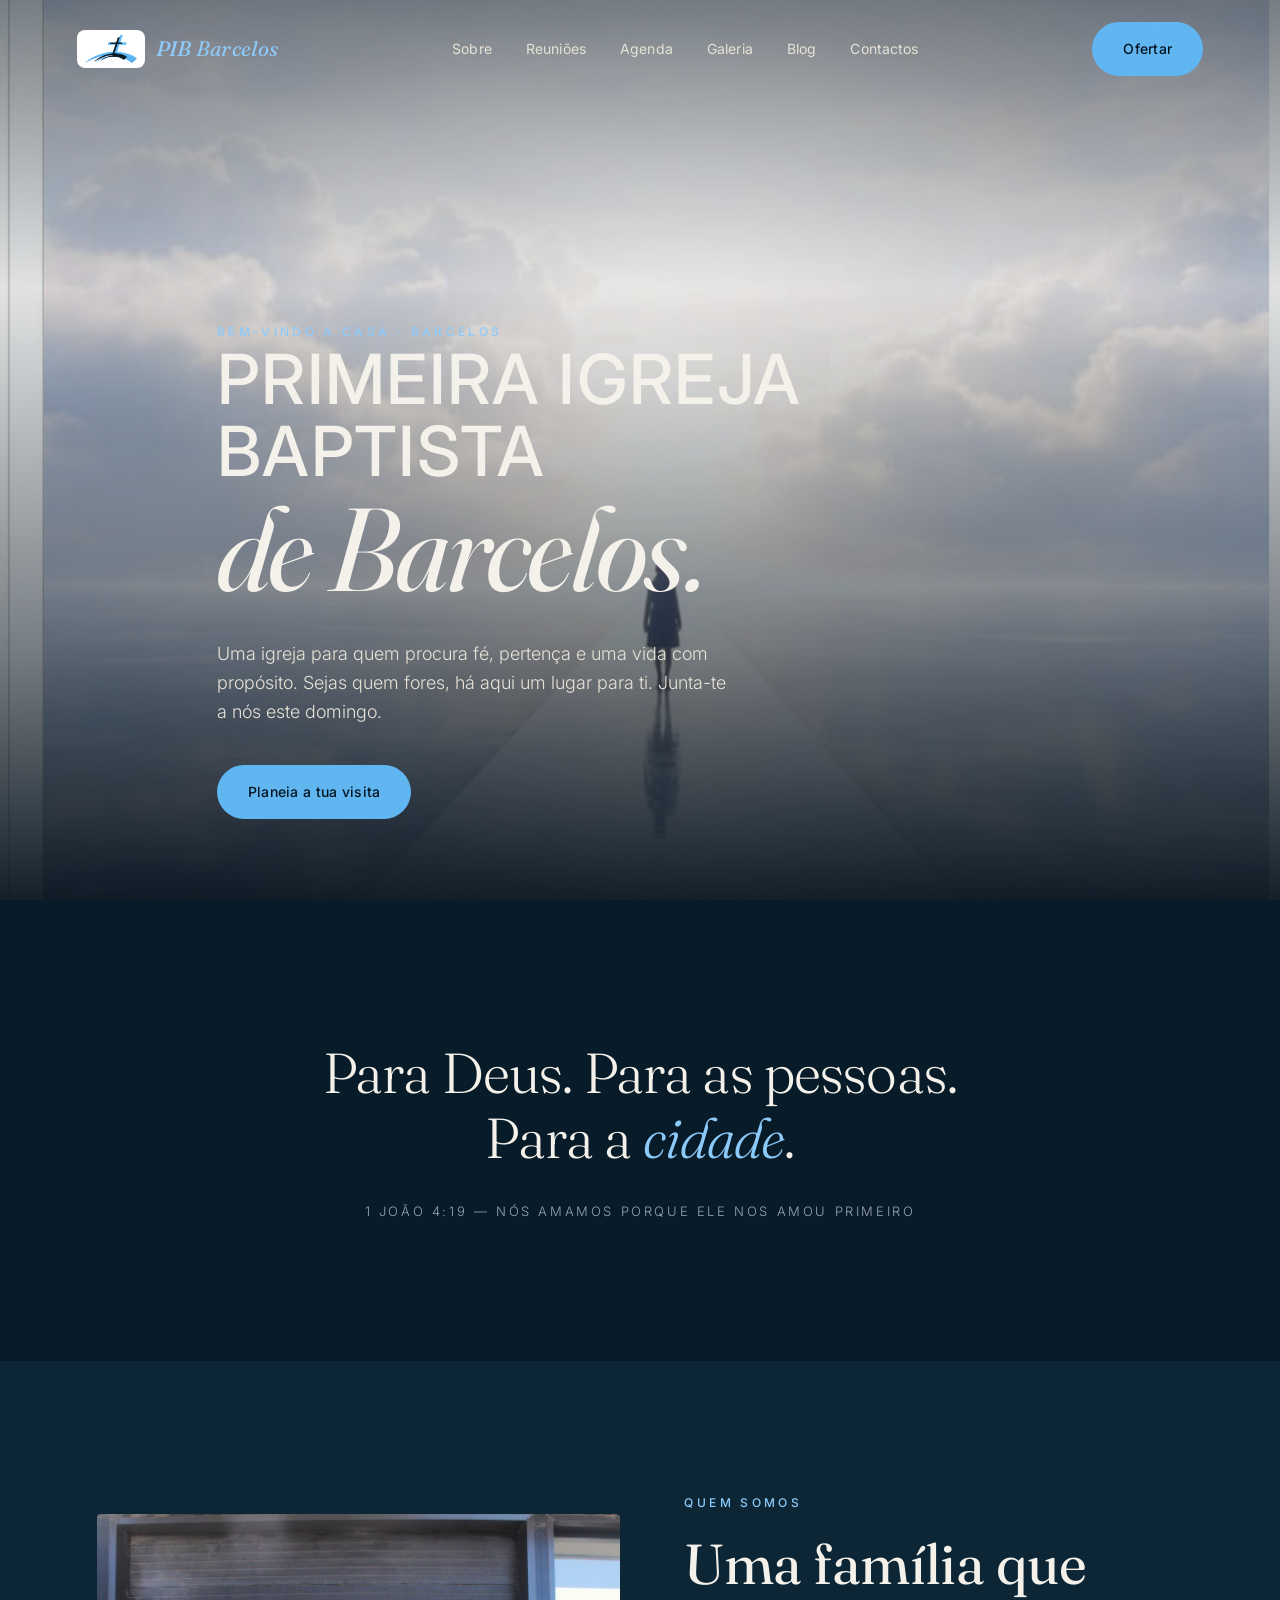
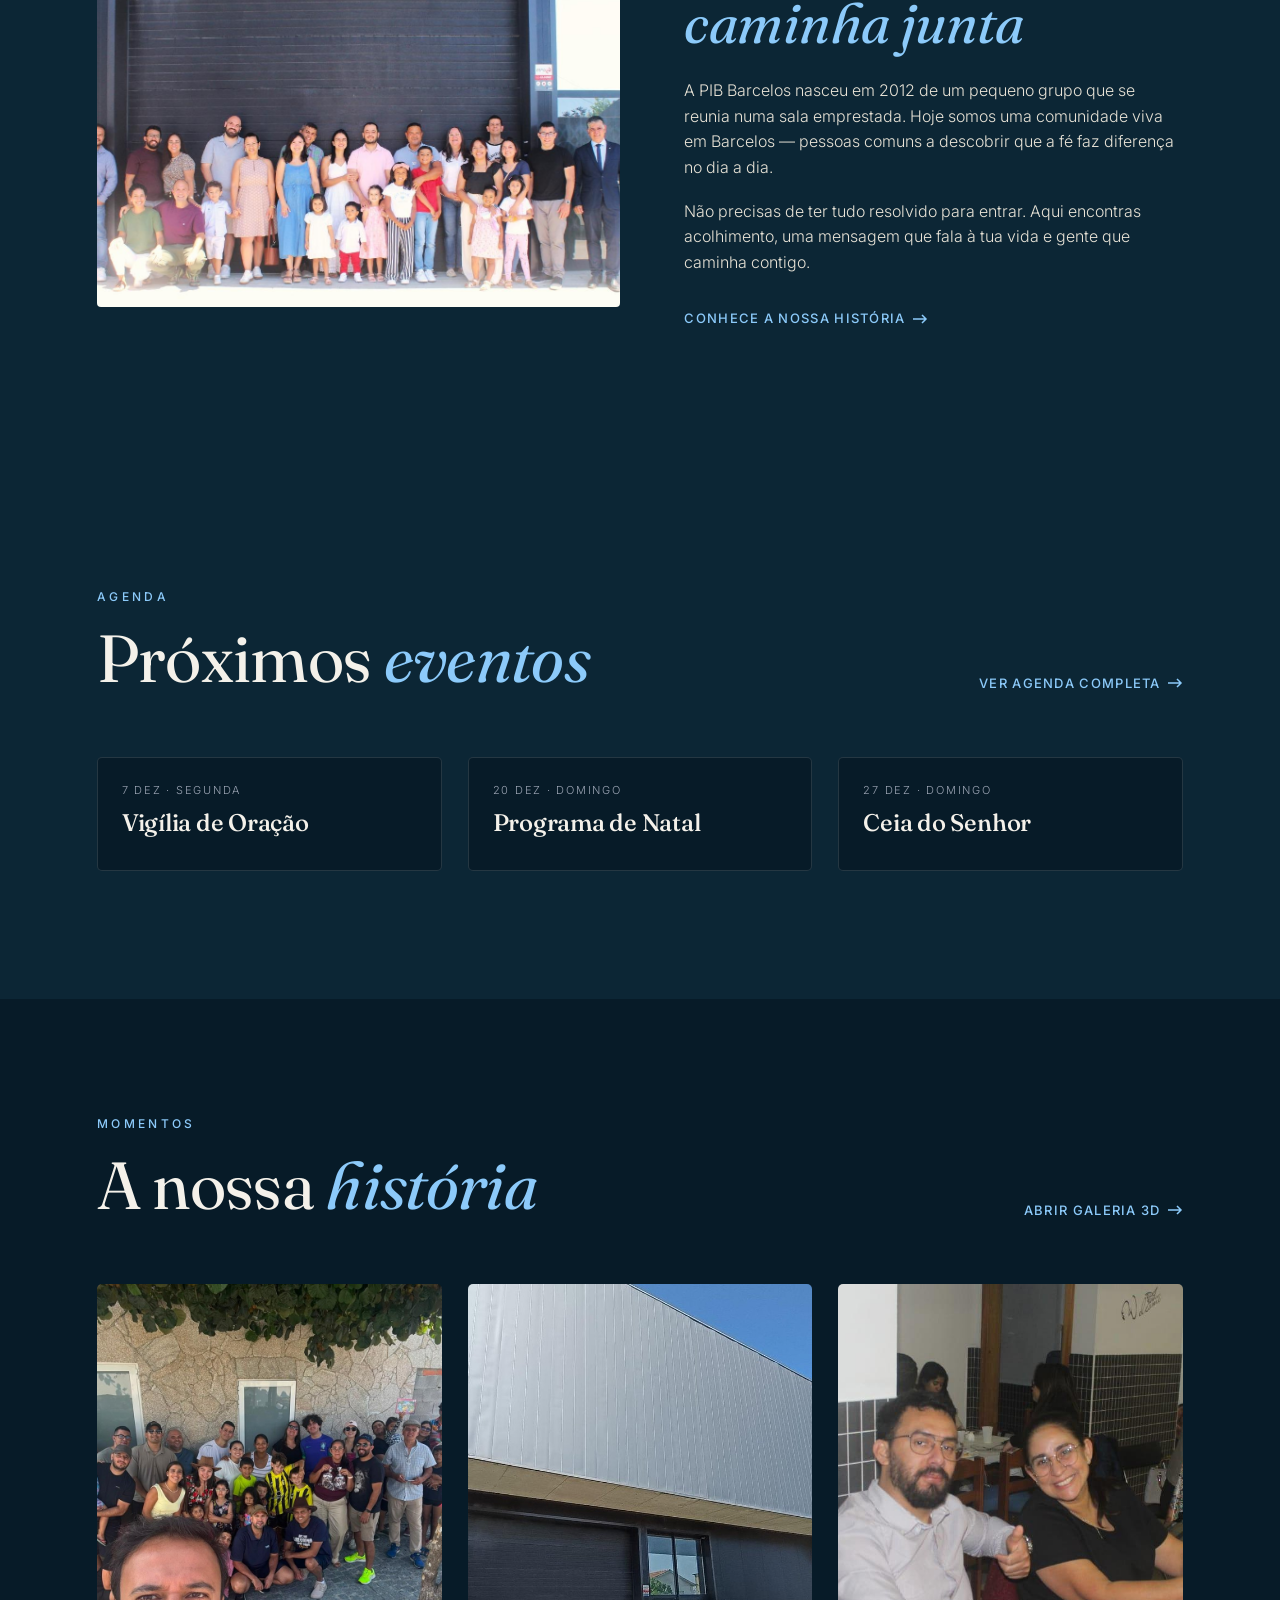
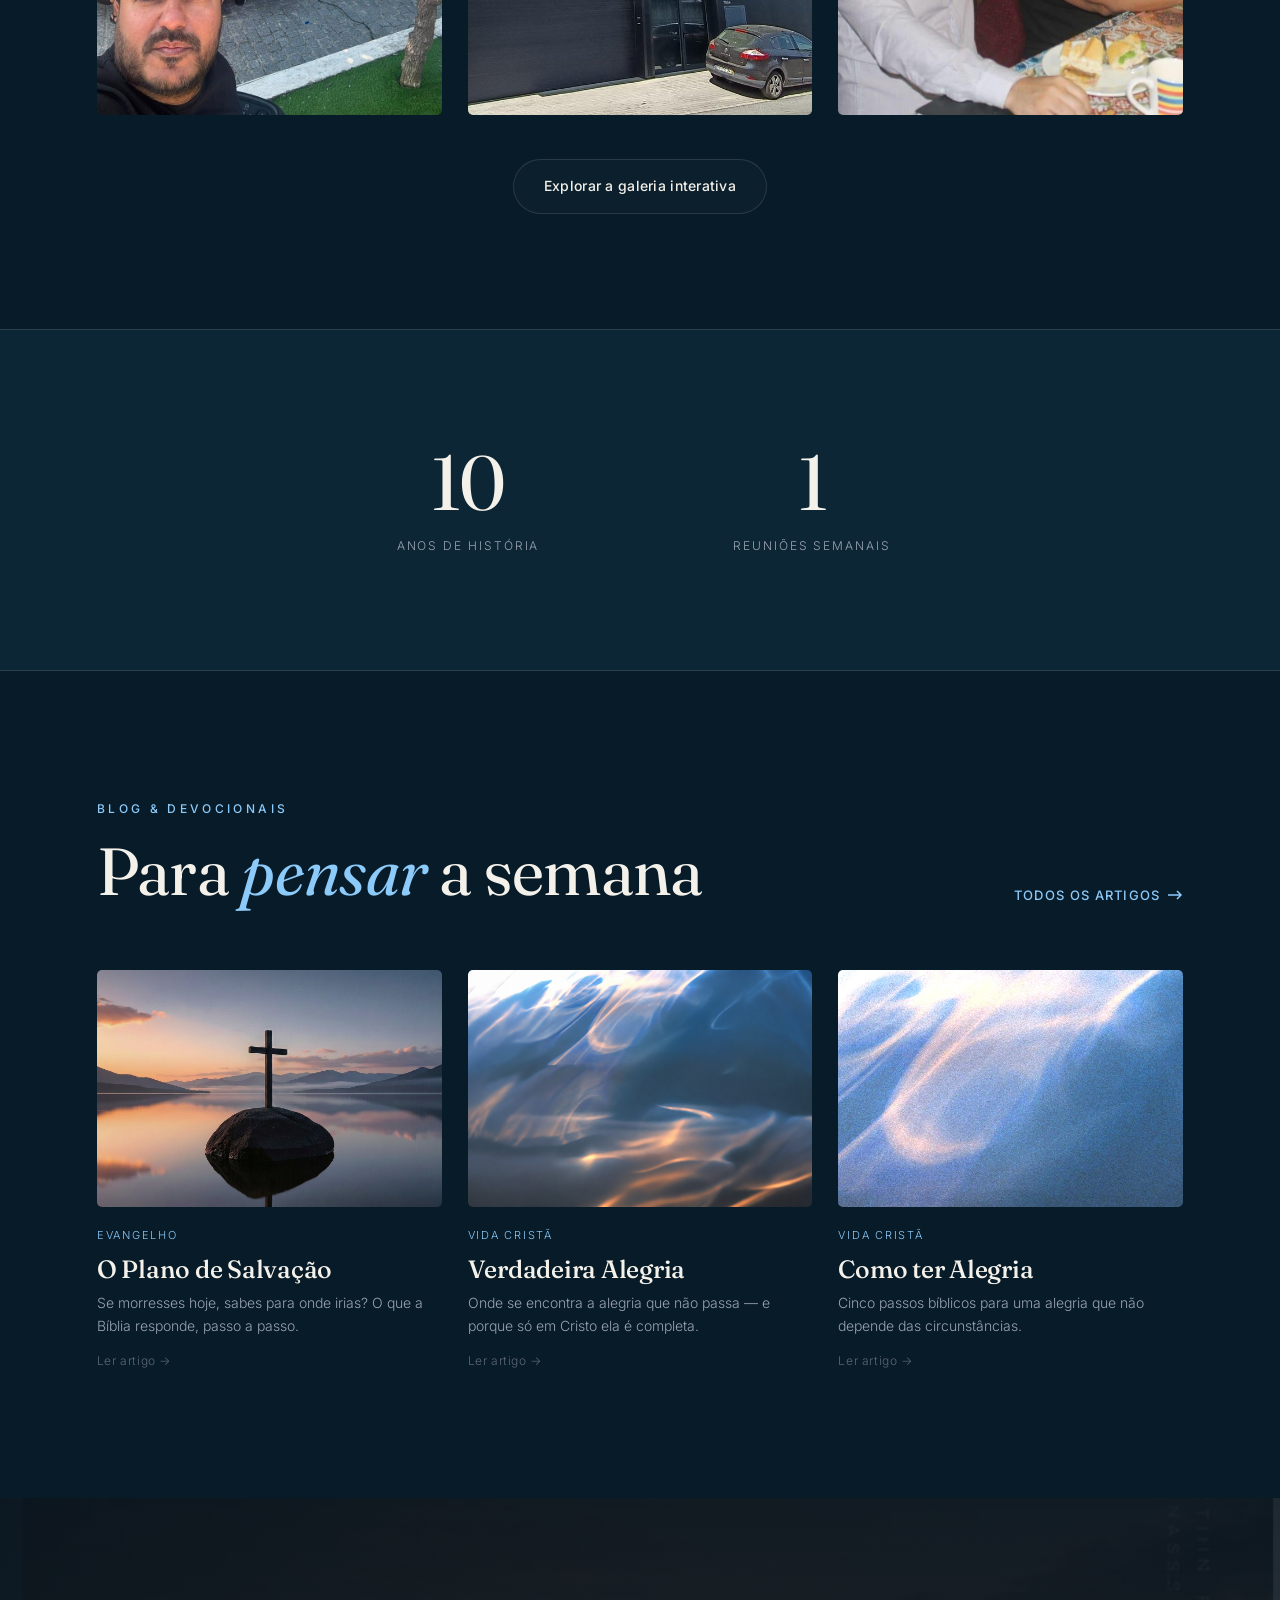
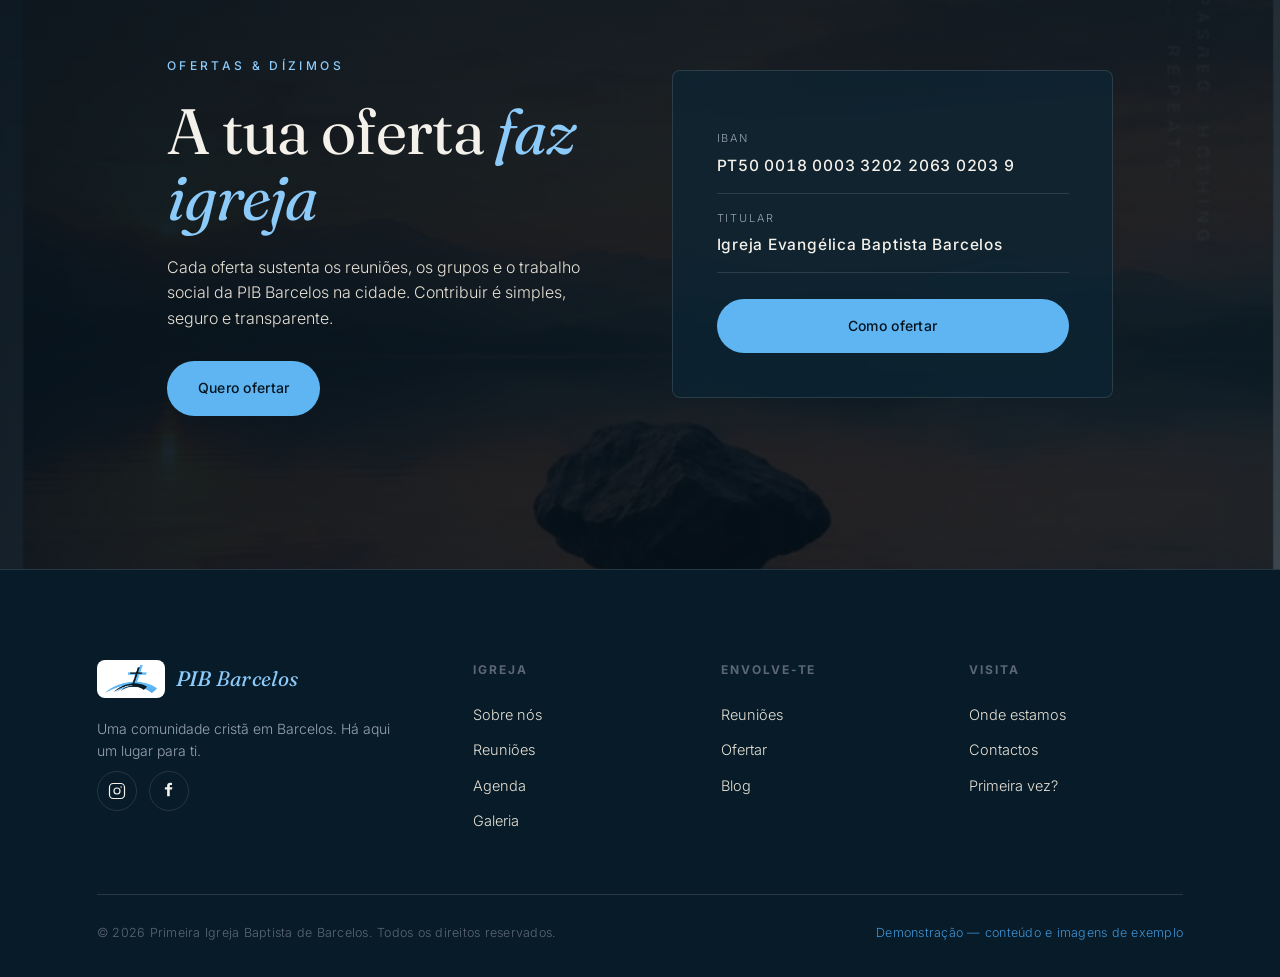
<file: index.html>
<!DOCTYPE html>
<html lang="pt">
<head>
<meta charset="UTF-8">
<meta name="viewport" content="width=device-width, initial-scale=1.0">
<title>Primeira Igreja Baptista de Barcelos</title>
<meta name="description" content="PIB Barcelos é uma comunidade cristã evangélica em Barcelos. Fé, comunidade e um novo começo.">
<link rel="icon" href="assets/img/favicon.png">
<link rel="preconnect" href="https://fonts.googleapis.com"><link rel="preconnect" href="https://fonts.gstatic.com" crossorigin>
<link href="https://fonts.googleapis.com/css2?family=Fraunces:ital,opsz,wght@0,9..144,400;0,9..144,500;0,9..144,600;1,9..144,400;1,9..144,500&family=Inter:wght@300;400;500;600&display=swap" rel="stylesheet">
<link rel="stylesheet" href="assets/style.css">
</head>
<body>
<header id="hdr"><nav class="nav">
  <a href="index.html" class="logo"><img src="assets/img/logo.png" alt="PIB Barcelos" class="logo-img"><span style="font-family:var(--serif)"><b>PIB</b> <span>Barcelos</span></span></a>
  <div class="nav-links"><a href="sobre.html">Sobre</a><a href="reunioes.html">Reuniões</a><a href="eventos.html">Agenda</a><a href="galeria.html">Galeria</a><a href="blog.html">Blog</a><a href="contactos.html">Contactos</a></div>
  <div class="nav-cta"><a href="ofertar.html" class="btn btn-solid">Ofertar</a>
  <button class="burger" id="burger" aria-label="Menu"><span></span><span></span><span></span></button></div>
</nav></header>
<div class="mobile-menu" id="mobileMenu"><a href="sobre.html">Sobre</a><a href="reunioes.html">Reuniões</a><a href="eventos.html">Agenda</a><a href="galeria.html">Galeria</a><a href="blog.html">Blog</a><a href="contactos.html">Contactos</a>
  <div class="mm-foot"><a href="ofertar.html" class="btn btn-solid" style="font-family:var(--sans);font-size:14px">Ofertar</a></div>
</div>
<main>
<section class="hero" id="top">
  <video autoplay muted loop playsinline poster="assets/img/hero.jpg">
    <source src="assets/video/horizonte.mp4" type="video/mp4">
  </video>
  <div class="hero-bg"></div>
  <div class="hero-breath"></div>
  <div class="wrap hero-inner">
    <span class="eyebrow">Bem-vindo a casa · Barcelos</span>
    <h1><span class="l1">Primeira Igreja Baptista</span><span class="l2">de Barcelos.</span></h1>
    <p class="sub">Uma igreja para quem procura fé, pertença e uma vida com propósito. Sejas quem fores, há aqui um lugar para ti. Junta-te a nós este domingo.</p>
    <div class="hero-actions"><a href="reunioes.html" class="btn btn-solid">Planeia a tua visita</a></div>
  </div>
  </section>

<section class="verse"><div class="wrap reveal">
  <blockquote>Para Deus. Para as pessoas.<br>Para a <em>cidade</em>.</blockquote>
  <cite>1 João 4:19 — Nós amamos porque Ele nos amou primeiro</cite>
</div></section>

<section class="sobre" id="sobre"><div class="wrap"><div class="sobre-grid">
  <div class="sobre-img reveal" style="aspect-ratio:4/3"><img src="assets/img/grupo.jpg" alt="A família da PIB Barcelos" style="object-position:center 70%"></div>
  <div class="sobre-txt">
    <span class="eyebrow reveal">Quem somos</span>
    <h2 class="reveal d1">Uma família que <em>caminha junta</em></h2>
    <p class="reveal d1">A PIB Barcelos nasceu em 2012 de um pequeno grupo que se reunia numa sala emprestada. Hoje somos uma comunidade viva em Barcelos — pessoas comuns a descobrir que a fé faz diferença no dia a dia.</p>
    <p class="reveal d2">Não precisas de ter tudo resolvido para entrar. Aqui encontras acolhimento, uma mensagem que fala à tua vida e gente que caminha contigo.</p>
    <div style="margin-top:30px" class="reveal d2"><a href="sobre.html" class="link-u">Conhece a nossa história <svg width="16" height="10" viewBox="0 0 16 10" fill="none"><path d="M1 5h13M10 1l4 4-4 4" stroke="currentColor" stroke-width="1.5"/></svg></a></div>
  </div>
</div></div></section>

<section class="eventos" id="eventos"><div class="wrap">
  <div class="sec-head reveal"><div><span class="eyebrow">Agenda</span><h2>Próximos <em>eventos</em></h2></div>
  <a href="eventos.html" class="link-u">Ver agenda completa <svg width="16" height="10" viewBox="0 0 16 10" fill="none"><path d="M1 5h13M10 1l4 4-4 4" stroke="currentColor" stroke-width="1.5"/></svg></a></div>
    <div class="ev-grid" id="evGrid"><article class="ev-card reveal ">
  <div class="ev-info"><div class="tag">13 Set · Escola Bíblica</div><h3>Dia Mundial da EBD</h3><p>Celebramos juntos o Dia Mundial da Escola Bíblica Dominical.</p></div></article><article class="ev-card reveal d1">
  <div class="ev-info"><div class="tag">26 Set · Comunhão</div><h3>Pequeno-Almoço dos Homens</h3><p>Manhã de mesa posta e conversa — e, no mesmo dia, o Encontro das Senhoras.</p></div></article><article class="ev-card reveal d2">
  <div class="ev-info"><div class="tag">27 Set · Comunidade</div><h3>Reunião Amarela</h3><p>Um domingo dedicado ao cuidado e à esperança, com a família toda reunida.</p></div></article></div>
</div></section>

<section class="section"><div class="wrap">
  <div class="sec-head reveal"><div><span class="eyebrow">Momentos</span><h2>A nossa <em>história</em></h2></div>
  <a href="galeria.html" class="link-u">Abrir galeria 3D <svg width="16" height="10" viewBox="0 0 16 10" fill="none"><path d="M1 5h13M10 1l4 4-4 4" stroke="currentColor" stroke-width="1.5"/></svg></a></div>
  <div class="grid-3">
    <div class="tile-img reveal"><img src="assets/img/convivio.jpg" alt=""></div>
    <div class="tile-img reveal d1"><img src="assets/img/fachada.jpg" alt=""></div>
    <div class="tile-img reveal d2"><img src="assets/img/casal.jpg" alt=""></div>
  </div>
  <div style="text-align:center;margin-top:44px" class="reveal"><a href="galeria.html" class="btn btn-ghost">Explorar a galeria interativa</a></div>
</div></section>

<section class="stats"><div class="wrap"><div class="stats-grid">
  <div class="stat reveal"><b data-count="14">0</b><span>Anos de história</span></div>
  <div class="stat reveal d1"><b data-count="2">0</b><span>Reuniões semanais</span></div>
</div></div></section>

<section class="blog" id="blog"><div class="wrap">
  <div class="sec-head reveal"><div><span class="eyebrow">Blog &amp; devocionais</span><h2>Para <em>pensar</em> a semana</h2></div>
  <a href="blog.html" class="link-u">Todos os artigos <svg width="16" height="10" viewBox="0 0 16 10" fill="none"><path d="M1 5h13M10 1l4 4-4 4" stroke="currentColor" stroke-width="1.5"/></svg></a></div>
  <div class="blog-grid">
    <article class="post reveal" onclick="location.href='artigo-plano-de-salvacao.html'">
  <div class="post-media"><img src="assets/img/cruz.jpg" alt=""></div>
  <div class="cat">Evangelho</div><h3>O Plano de Salvação</h3><p>Se morresses hoje, sabes para onde irias? O que a Bíblia responde, passo a passo.</p><div class="date">Ler artigo →</div></article>
    <article class="post reveal d1" onclick="location.href='artigo-verdadeira-alegria.html'">
  <div class="post-media"><img src="assets/img/graca.jpg" alt=""></div>
  <div class="cat">Vida cristã</div><h3>Verdadeira Alegria</h3><p>Onde se encontra a alegria que não passa — e porque só em Cristo ela é completa.</p><div class="date">Ler artigo →</div></article>
    <article class="post reveal d2" onclick="location.href='artigo-como-ter-alegria.html'">
  <div class="post-media"><img src="assets/img/sky-grace.jpg" alt=""></div>
  <div class="cat">Vida cristã</div><h3>Como ter Alegria</h3><p>Cinco passos bíblicos para uma alegria que não depende das circunstâncias.</p><div class="date">Ler artigo →</div></article>
  </div>
</div></section>

<section class="doar"><div class="doar-bg"><img src="assets/img/lake.jpg" alt=""></div>
  <div class="wrap"><div class="doar-inner">
    <div><span class="eyebrow reveal">Ofertas &amp; dízimos</span>
      <h2 class="reveal d1">A tua oferta <em>faz igreja</em></h2>
      <p class="reveal d1">Cada oferta sustenta os reuniões, os grupos e o trabalho social da PIB Barcelos na cidade. Contribuir é simples, seguro e transparente.</p>
      <a href="ofertar.html" class="btn btn-solid reveal d2">Quero ofertar</a>
    </div>
    <div class="give-card reveal d1">
      
      
      <div class="give-line"><span>IBAN</span><b>PT50 0018 0003 3202 2063 0203 9</b></div>
      <div class="give-line"><span>Titular</span><b>Igreja Evangélica Baptista Barcelos</b></div>
      <a href="ofertar.html" class="btn btn-solid">Como ofertar</a>
    </div>
  </div></div>
</section>

</main>
<footer><div class="wrap">
  <div class="foot-top">
    <div class="foot-brand">
      <a href="index.html" class="logo"><img src="assets/img/logo.png" alt="PIB Barcelos" class="logo-img"><span style="font-family:var(--serif)"><b>PIB</b> <span>Barcelos</span></span></a>
      <p>Uma comunidade cristã em Barcelos. Há aqui um lugar para ti.</p>
      <div class="socials">
        <a href="https://www.instagram.com/pib_barcelos/" target="_blank" rel="noopener" aria-label="Instagram"><svg width="18" height="18" viewBox="0 0 24 24" fill="none" stroke="currentColor" stroke-width="1.6"><rect x="2" y="2" width="20" height="20" rx="5"/><circle cx="12" cy="12" r="4"/><circle cx="17.5" cy="6.5" r="1" fill="currentColor" stroke="none"/></svg></a>
        <a href="https://www.facebook.com/pibbarcelos" target="_blank" rel="noopener" aria-label="Facebook"><svg width="18" height="18" viewBox="0 0 24 24" fill="currentColor"><path d="M13 10h3l.5-3H13V5.5c0-.8.3-1.5 1.5-1.5H16V1.4C15.7 1.3 14.8 1 13.6 1 11.2 1 9.5 2.4 9.5 5v2h-3v3h3v9h3.5z"/></svg></a>
        </div>
    </div>
    <div class="foot-col"><h5>Igreja</h5><a href="sobre.html">Sobre nós</a><a href="reunioes.html">Reuniões</a><a href="eventos.html">Agenda</a><a href="galeria.html">Galeria</a></div>
    <div class="foot-col"><h5>Envolve-te</h5><a href="reunioes.html">Reuniões</a><a href="ofertar.html">Ofertar</a><a href="blog.html">Blog</a></div>
    <div class="foot-col"><h5>Visita</h5><a href="contactos.html">Onde estamos</a><a href="contactos.html">Contactos</a><a href="#">Primeira vez?</a></div>
  </div>
  <div class="foot-bot"><span>© 2026 Primeira Igreja Baptista de Barcelos. Todos os direitos reservados.</span>
  <span class="demo">Demonstração — conteúdo e imagens de exemplo</span></div>
</div></footer>
<script src="assets/agenda.js"></script>
<script src="assets/app.js"></script>
</body>
</html>
</file>
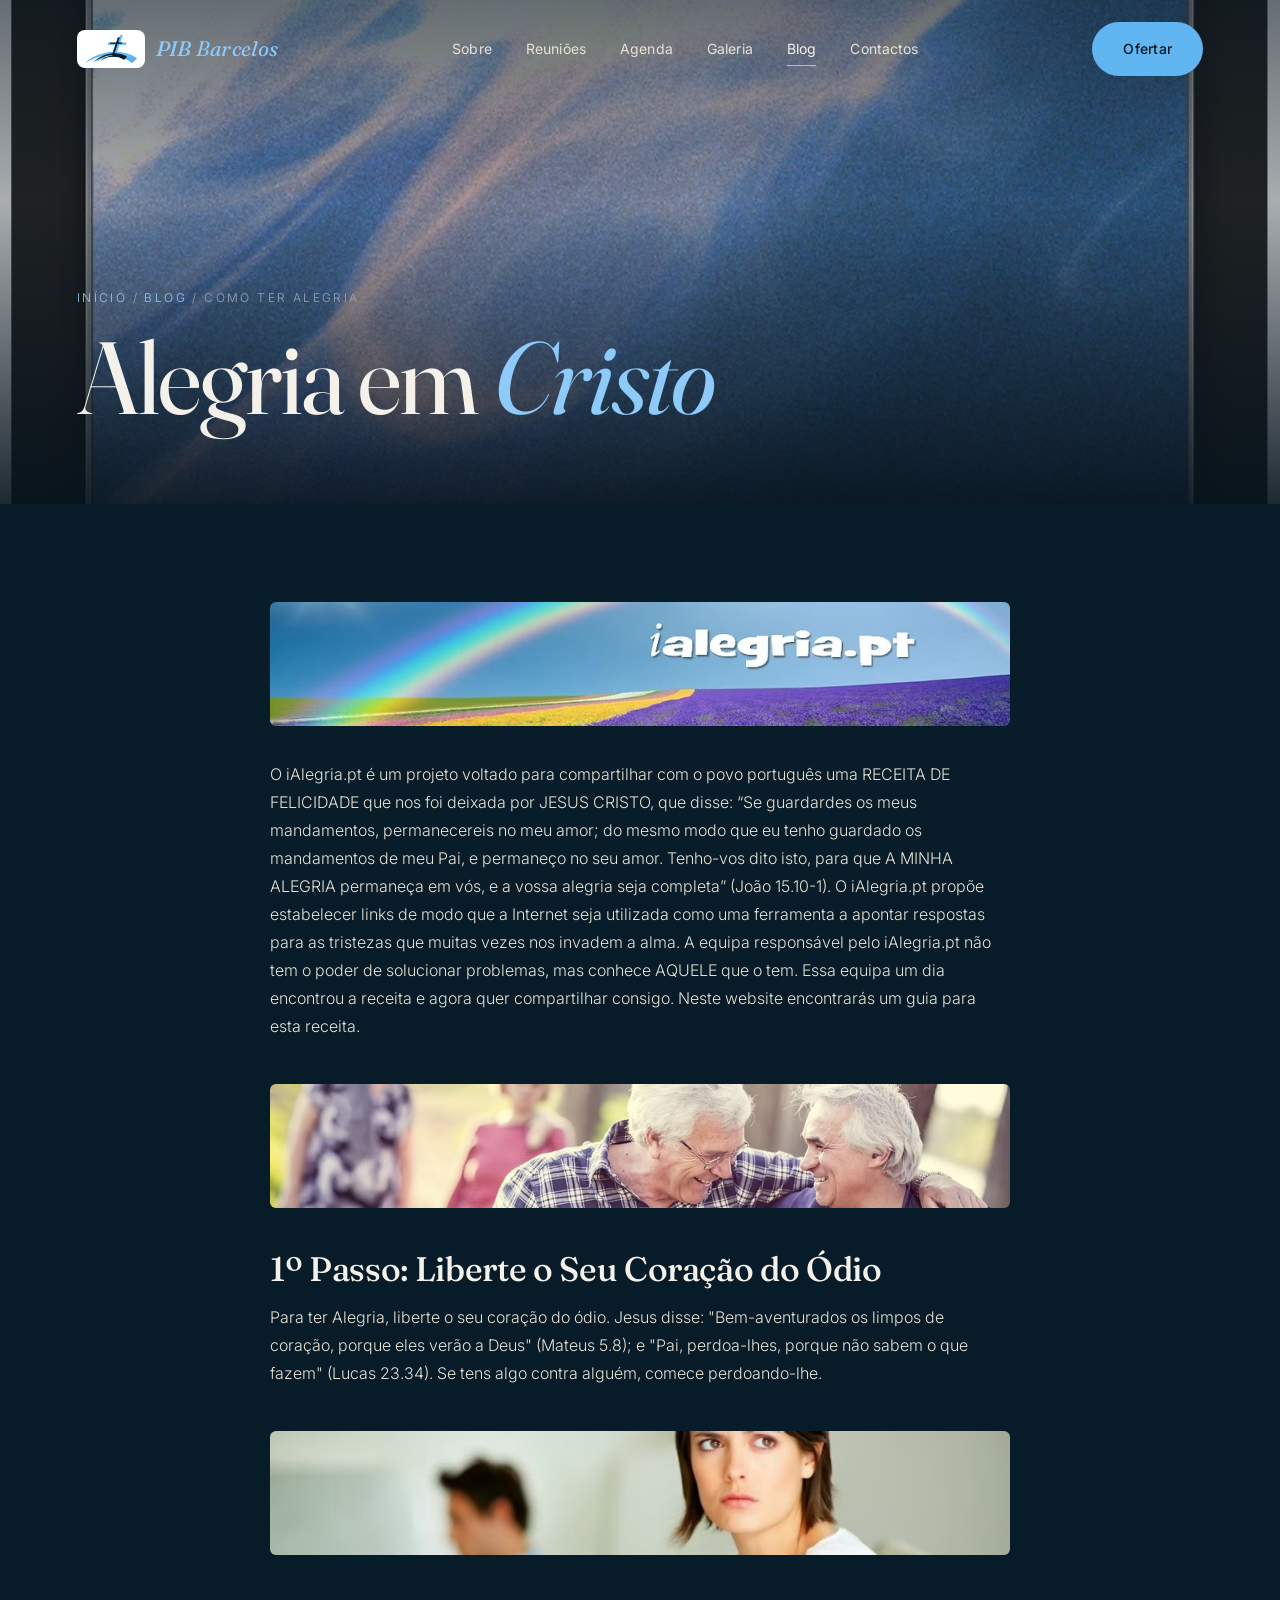
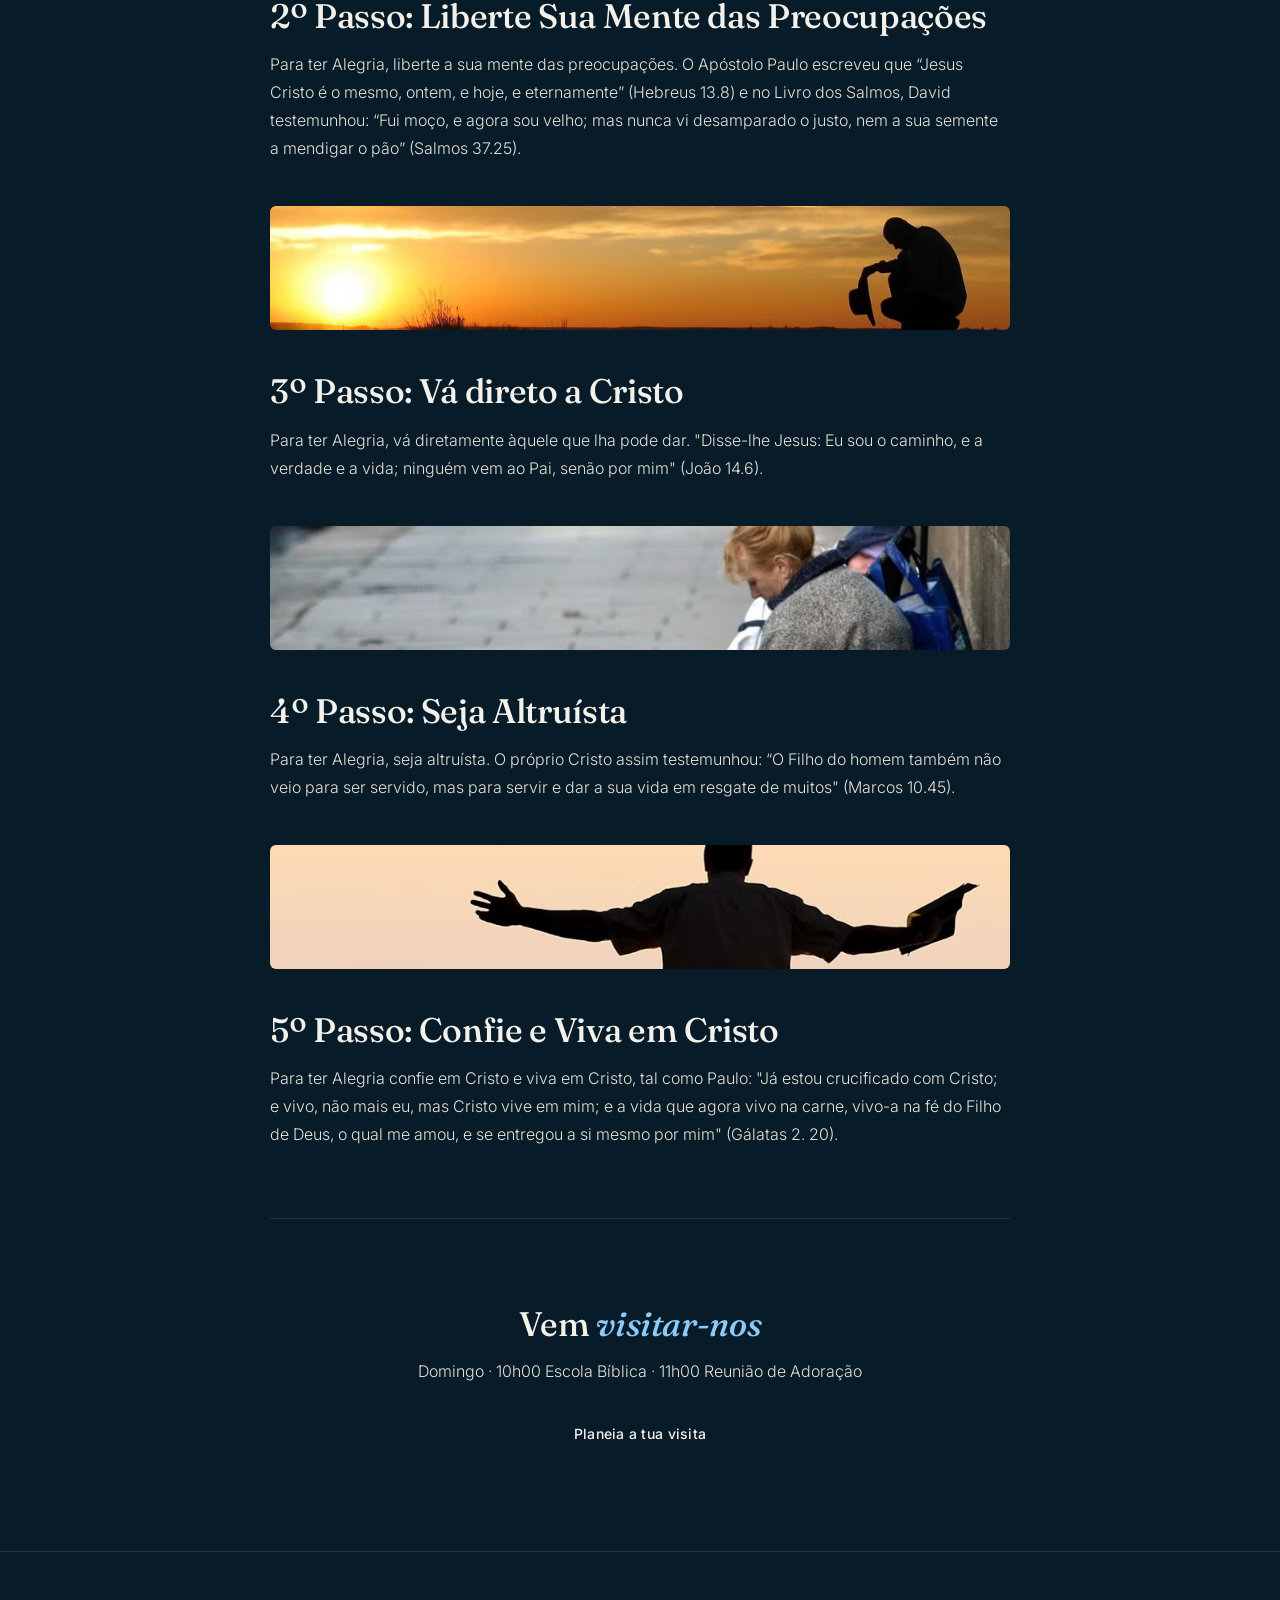
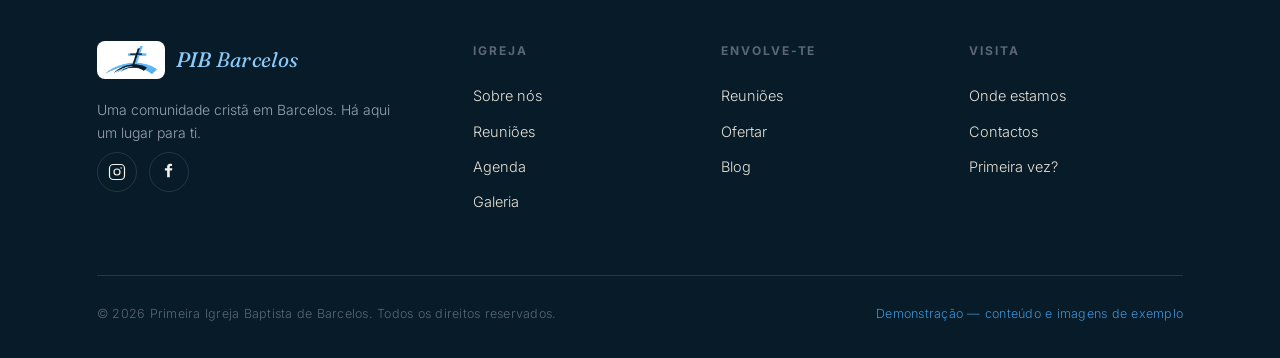
<file: artigo-como-ter-alegria.html>
<!DOCTYPE html>
<html lang="pt">
<head>
<meta charset="UTF-8">
<meta name="viewport" content="width=device-width, initial-scale=1.0">
<title>Como ter Alegria · Primeira Igreja Baptista de Barcelos</title>
<meta name="description" content="Uma receita de felicidade deixada por Jesus Cristo — em cinco passos.">
<link rel="icon" href="assets/img/favicon.png">
<link rel="preconnect" href="https://fonts.googleapis.com"><link rel="preconnect" href="https://fonts.gstatic.com" crossorigin>
<link href="https://fonts.googleapis.com/css2?family=Fraunces:ital,opsz,wght@0,9..144,400;0,9..144,500;0,9..144,600;1,9..144,400;1,9..144,500&family=Inter:wght@300;400;500;600&display=swap" rel="stylesheet">
<link rel="stylesheet" href="assets/style.css">
</head>
<body>
<header id="hdr"><nav class="nav">
  <a href="index.html" class="logo"><img src="assets/img/logo.png" alt="PIB Barcelos" class="logo-img"><span style="font-family:var(--serif)"><b>PIB</b> <span>Barcelos</span></span></a>
  <div class="nav-links"><a href="sobre.html">Sobre</a><a href="reunioes.html">Reuniões</a><a href="eventos.html">Agenda</a><a href="galeria.html">Galeria</a><a href="blog.html" class="active">Blog</a><a href="contactos.html">Contactos</a></div>
  <div class="nav-cta"><a href="ofertar.html" class="btn btn-solid">Ofertar</a>
  <button class="burger" id="burger" aria-label="Menu"><span></span><span></span><span></span></button></div>
</nav></header>

<main>

<section class="page-hero">
  <div class="page-hero-bg"><img src="assets/img/sky-grace.jpg" alt=""></div>
  <div class="page-hero-inner">
    <div class="crumb"><a href="index.html">In&iacute;cio</a> / <a href="blog.html">Blog</a> / Como ter Alegria</div>
    <h1>Alegria em <em>Cristo</em></h1>
    
  </div>
</section>
<section style="padding:clamp(50px,7vw,90px) var(--pad)">

<style>
.art-sec{display:grid;grid-template-columns:250px 1fr;gap:28px;align-items:start;margin:46px 0}
.art-sec img{width:100%;border-radius:6px;display:block}
@media(max-width:680px){.art-sec{grid-template-columns:1fr}}
.art-banner{width:100%;border-radius:6px;display:block;margin:8px 0 34px}
.art-cta{max-width:740px;margin:70px auto 0;padding-top:44px;border-top:1px solid rgba(255,255,255,.12);text-align:center}
.art-cta h2{font-size:clamp(24px,3vw,34px);font-weight:500;margin-bottom:14px}
.art-cta h2 em{font-style:italic;color:var(--amber2)}
.art-cta p{color:var(--cream-d);margin-bottom:22px}
</style>
<article class="article">
  <img class="art-banner" src="assets/img/artigo/como-banner.jpg" alt="iAlegria.pt">
  <p>O iAlegria.pt é um projeto voltado para compartilhar com o povo português uma RECEITA DE FELICIDADE que nos foi deixada por JESUS CRISTO, que disse: “Se guardardes os meus mandamentos, permanecereis no meu amor; do mesmo modo que eu tenho guardado os mandamentos de meu Pai, e permaneço no seu amor. Tenho-vos dito isto, para que A MINHA ALEGRIA permaneça em vós, e a vossa alegria seja completa” (João 15.10-1). O iAlegria.pt propõe estabelecer links de modo que a Internet seja utilizada como uma ferramenta a apontar respostas para as tristezas que muitas vezes nos invadem a alma. A equipa responsável pelo iAlegria.pt não tem o poder de solucionar problemas, mas conhece AQUELE que o tem. Essa equipa um dia encontrou a receita e agora quer compartilhar consigo. Neste website encontrarás um guia para esta receita.</p>


  <img class="art-banner" src="assets/img/artigo/como-passo1.jpg" alt="" loading="lazy" style="margin-top:44px">
  <h2>1º Passo: Liberte o Seu Coração do Ódio</h2>
  <p>Para ter Alegria, liberte o seu coração do ódio. Jesus disse: "Bem-aventurados os limpos de coração, porque eles verão a Deus" (Mateus 5.8); e "Pai, perdoa-lhes, porque não sabem o que fazem" (Lucas 23.34). Se tens algo contra alguém, comece perdoando-lhe.</p>


  <img class="art-banner" src="assets/img/artigo/como-passo2.jpg" alt="" loading="lazy" style="margin-top:44px">
  <h2>2º Passo: Liberte Sua Mente das Preocupações</h2>
  <p>Para ter Alegria, liberte a sua mente das preocupações. O Apóstolo Paulo escreveu que “Jesus Cristo é o mesmo, ontem, e hoje, e eternamente” (Hebreus 13.8) e no Livro dos Salmos, David testemunhou: “Fui moço, e agora sou velho; mas nunca vi desamparado o justo, nem a sua semente a mendigar o pão” (Salmos 37.25).</p>


  <img class="art-banner" src="assets/img/artigo/como-passo3.jpg" alt="" loading="lazy" style="margin-top:44px">
  <h2>3º Passo: Vá direto a Cristo</h2>
  <p>Para ter Alegria, vá diretamente àquele que lha pode dar. "Disse-lhe Jesus: Eu sou o caminho, e a verdade e a vida; ninguém vem ao Pai, senão por mim" (João 14.6).</p>


  <img class="art-banner" src="assets/img/artigo/como-passo4.jpg" alt="" loading="lazy" style="margin-top:44px">
  <h2>4º Passo: Seja Altruísta</h2>
  <p>Para ter Alegria, seja altruísta. O próprio Cristo assim testemunhou: “O Filho do homem também não veio para ser servido, mas para servir e dar a sua vida em resgate de muitos" (Marcos 10.45).</p>


  <img class="art-banner" src="assets/img/artigo/como-passo5.jpg" alt="" loading="lazy" style="margin-top:44px">
  <h2>5º Passo: Confie e Viva em Cristo</h2>
  <p>Para ter Alegria confie em Cristo e viva em Cristo, tal como Paulo: "Já estou crucificado com Cristo; e vivo, não mais eu, mas Cristo vive em mim; e a vida que agora vivo na carne, vivo-a na fé do Filho de Deus, o qual me amou, e se entregou a si mesmo por mim" (Gálatas 2. 20).</p>


<div class="art-cta">
  <h2>Vem <em>visitar-nos</em></h2>
  <p>Domingo &middot; 10h00 Escola B&iacute;blica &middot; 11h00 Reuni&atilde;o de Adora&ccedil;&atilde;o</p>
  <a class="btn" href="contactos.html">Planeia a tua visita</a>
</div>
</article>
</section>
</main>
<footer><div class="wrap">
  <div class="foot-top">
    <div class="foot-brand">
      <a href="index.html" class="logo"><img src="assets/img/logo.png" alt="PIB Barcelos" class="logo-img"><span style="font-family:var(--serif)"><b>PIB</b> <span>Barcelos</span></span></a>
      <p>Uma comunidade cristã em Barcelos. Há aqui um lugar para ti.</p>
      <div class="socials">
        <a href="https://www.instagram.com/pib_barcelos/" target="_blank" rel="noopener" aria-label="Instagram"><svg width="18" height="18" viewBox="0 0 24 24" fill="none" stroke="currentColor" stroke-width="1.6"><rect x="2" y="2" width="20" height="20" rx="5"/><circle cx="12" cy="12" r="4"/><circle cx="17.5" cy="6.5" r="1" fill="currentColor" stroke="none"/></svg></a>
        <a href="https://www.facebook.com/pibbarcelos" target="_blank" rel="noopener" aria-label="Facebook"><svg width="18" height="18" viewBox="0 0 24 24" fill="currentColor"><path d="M13 10h3l.5-3H13V5.5c0-.8.3-1.5 1.5-1.5H16V1.4C15.7 1.3 14.8 1 13.6 1 11.2 1 9.5 2.4 9.5 5v2h-3v3h3v9h3.5z"/></svg></a>
        </div>
    </div>
    <div class="foot-col"><h5>Igreja</h5><a href="sobre.html">Sobre nós</a><a href="reunioes.html">Reuniões</a><a href="eventos.html">Agenda</a><a href="galeria.html">Galeria</a></div>
    <div class="foot-col"><h5>Envolve-te</h5><a href="reunioes.html">Reuniões</a><a href="ofertar.html">Ofertar</a><a href="blog.html">Blog</a></div>
    <div class="foot-col"><h5>Visita</h5><a href="contactos.html">Onde estamos</a><a href="contactos.html">Contactos</a><a href="#">Primeira vez?</a></div>
  </div>
  <div class="foot-bot"><span>© 2026 Primeira Igreja Baptista de Barcelos. Todos os direitos reservados.</span>
  <span class="demo">Demonstração — conteúdo e imagens de exemplo</span></div>
</div></footer>
<script src="assets/app.js"></script>
</body>
</html>
</file>
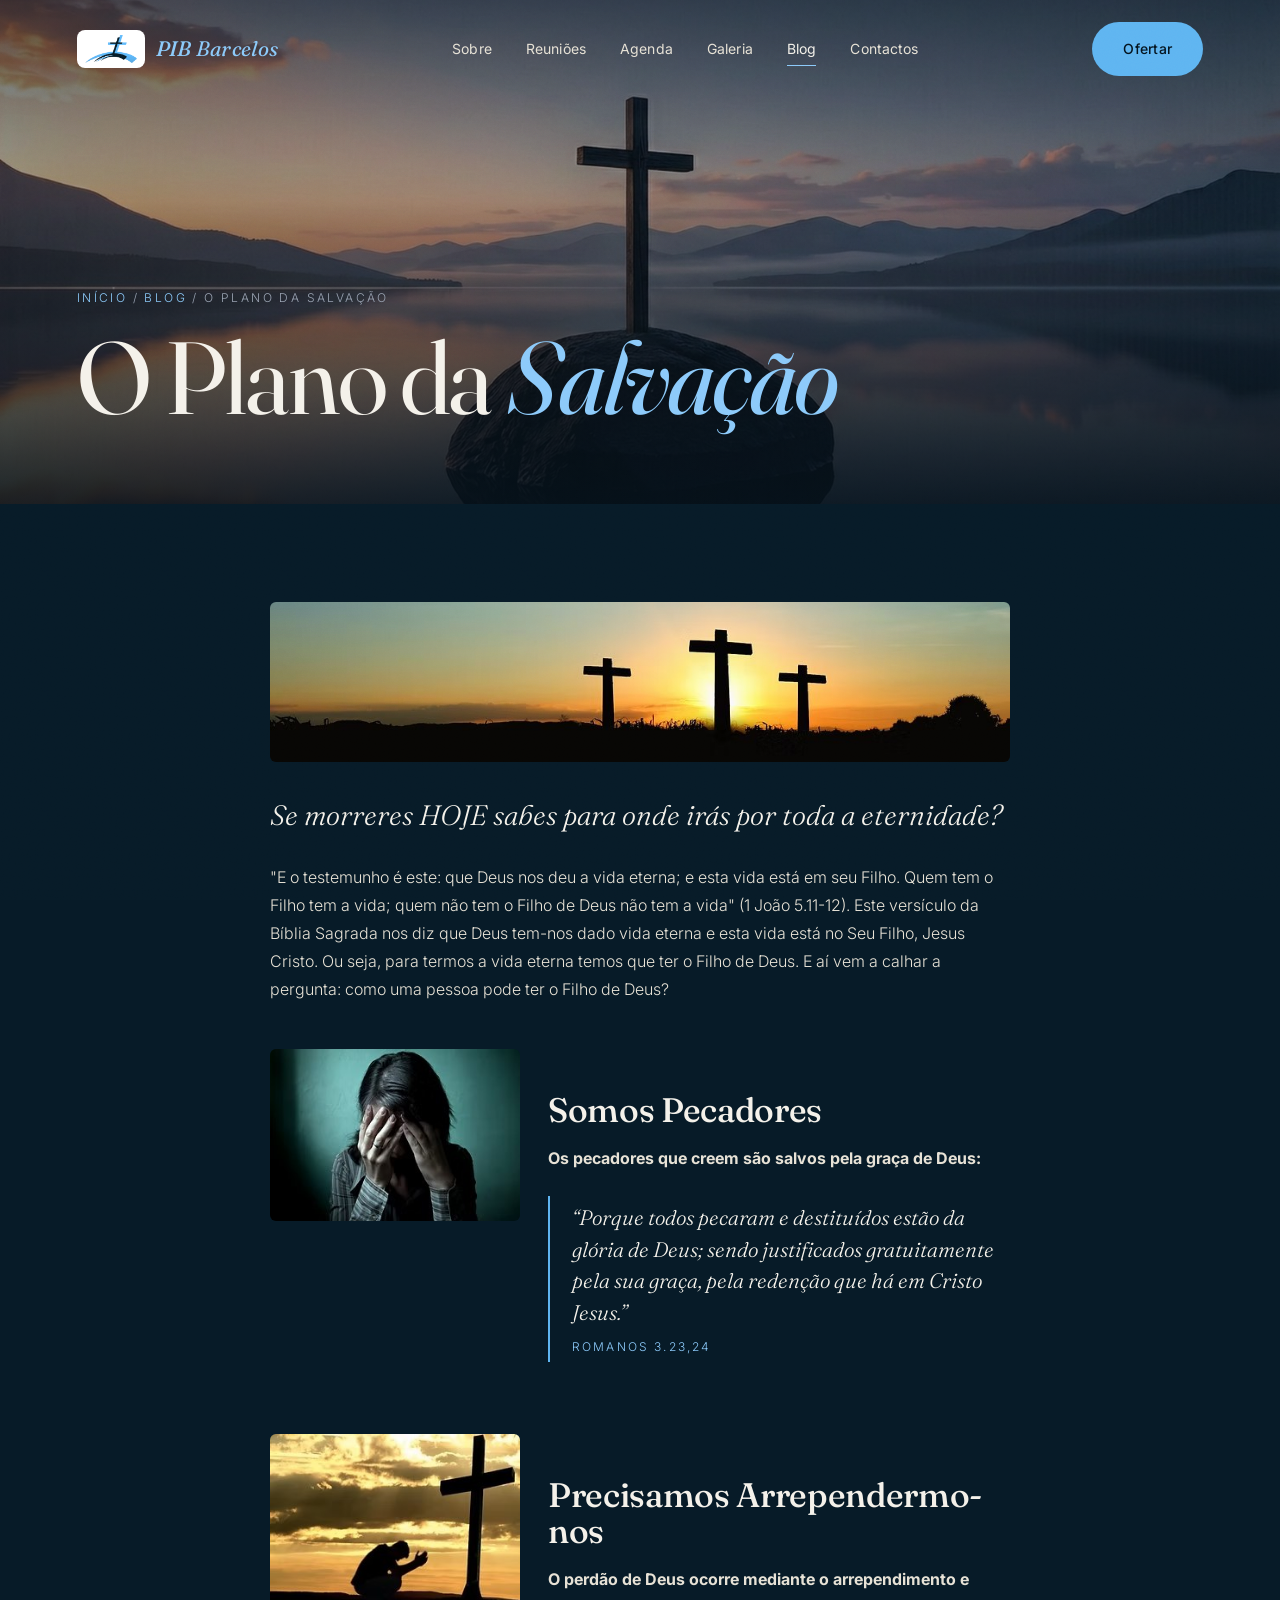
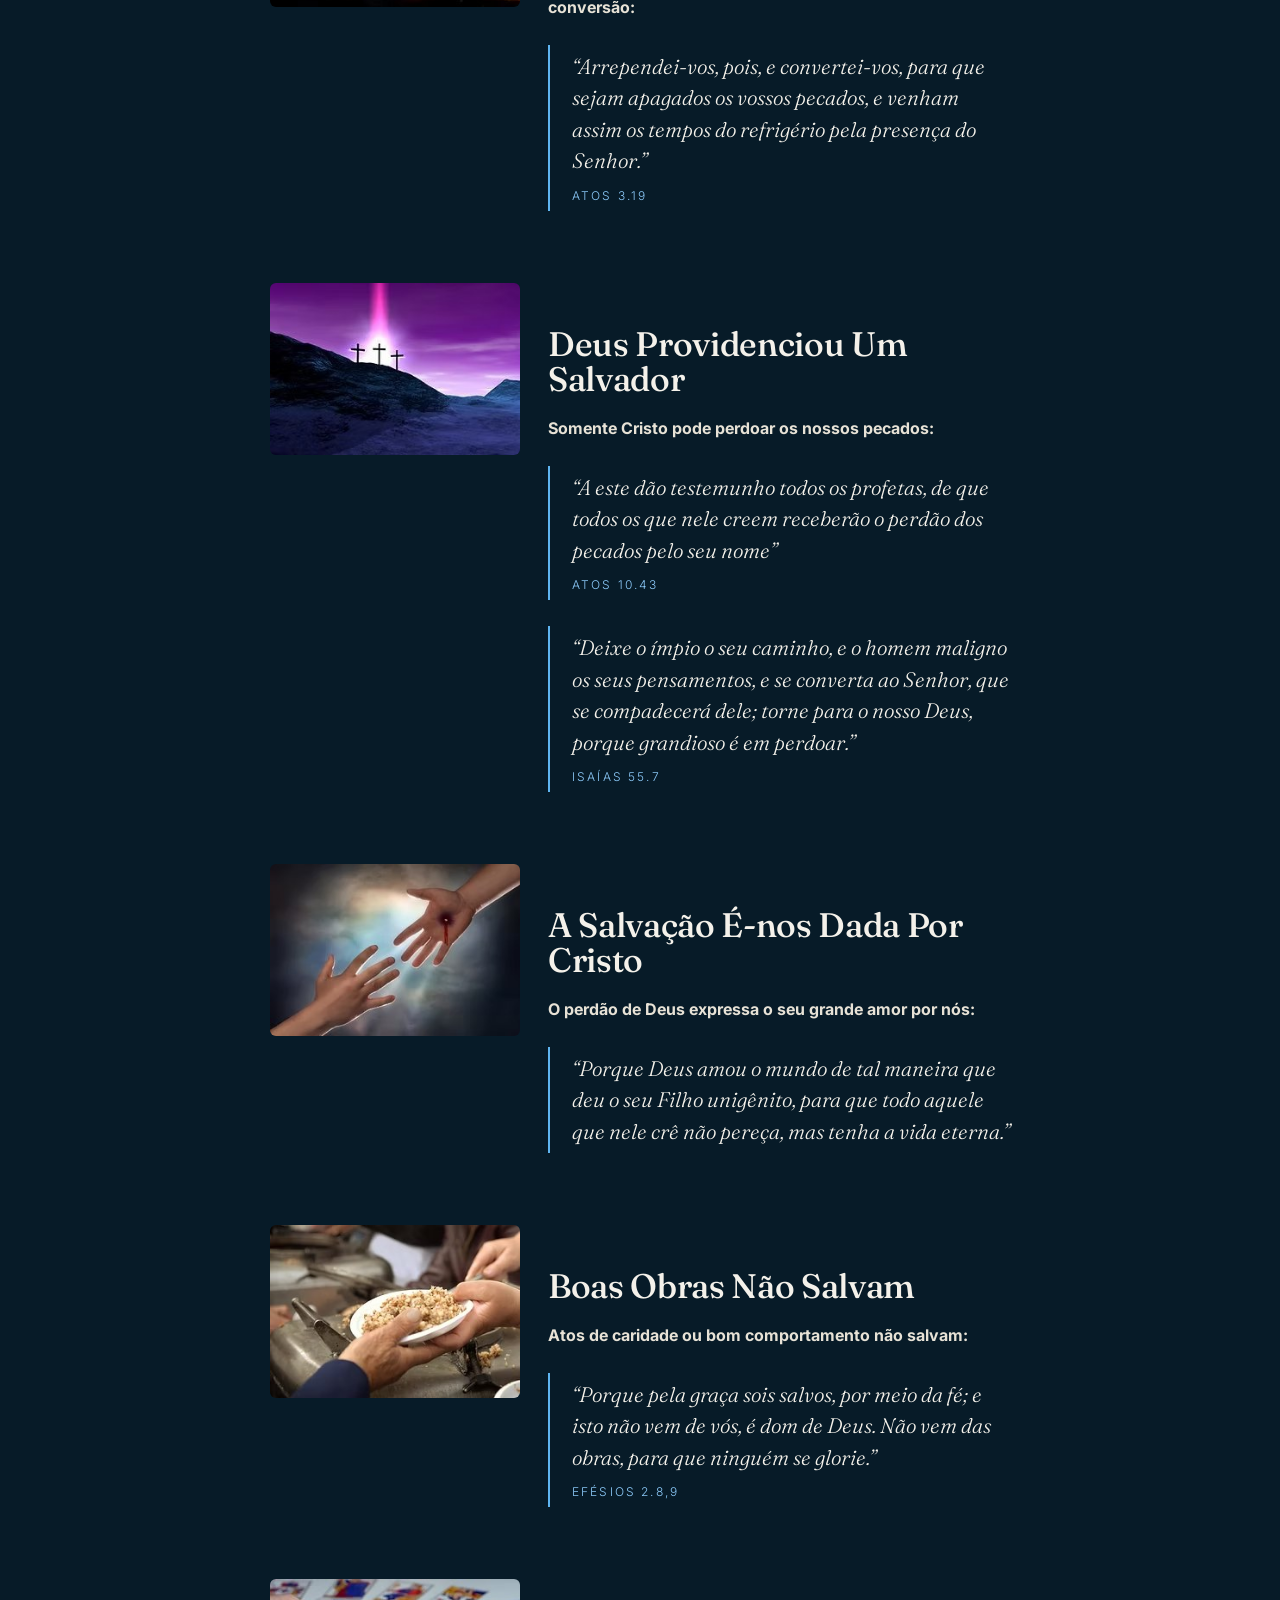
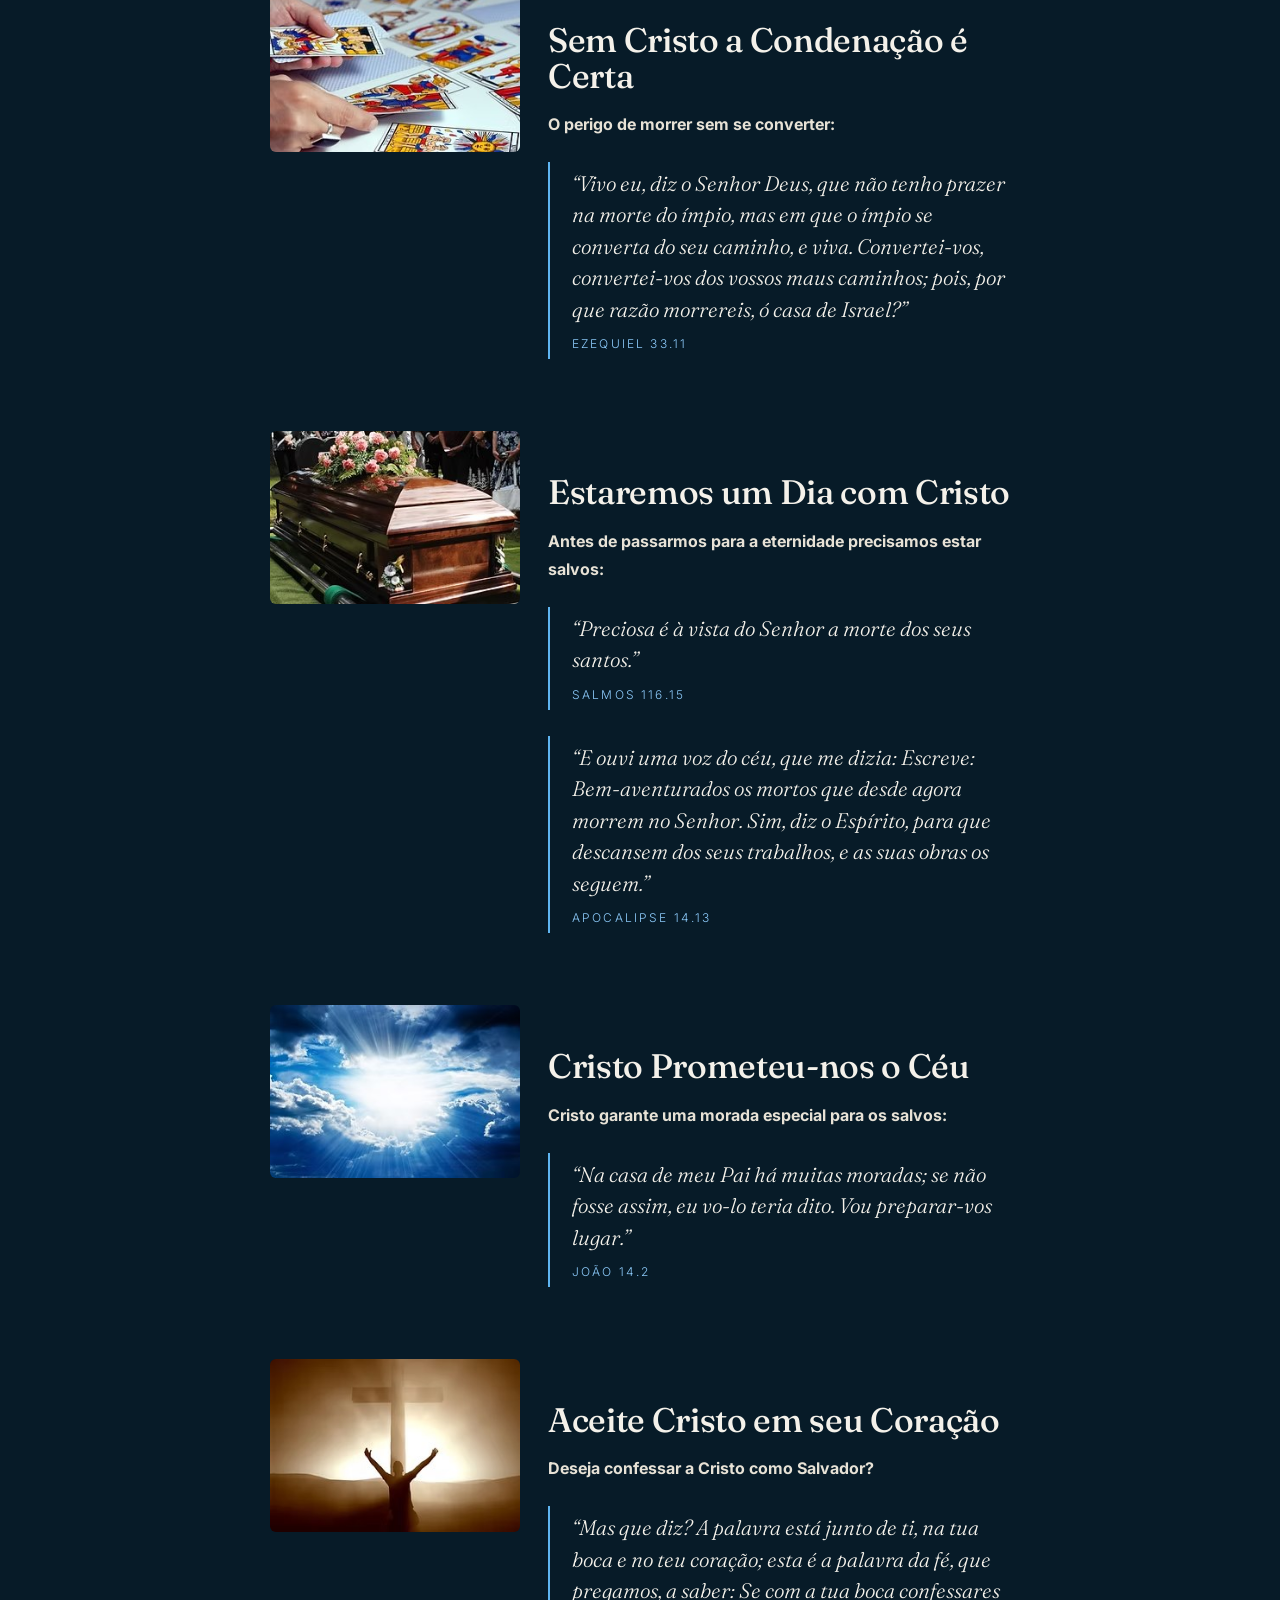
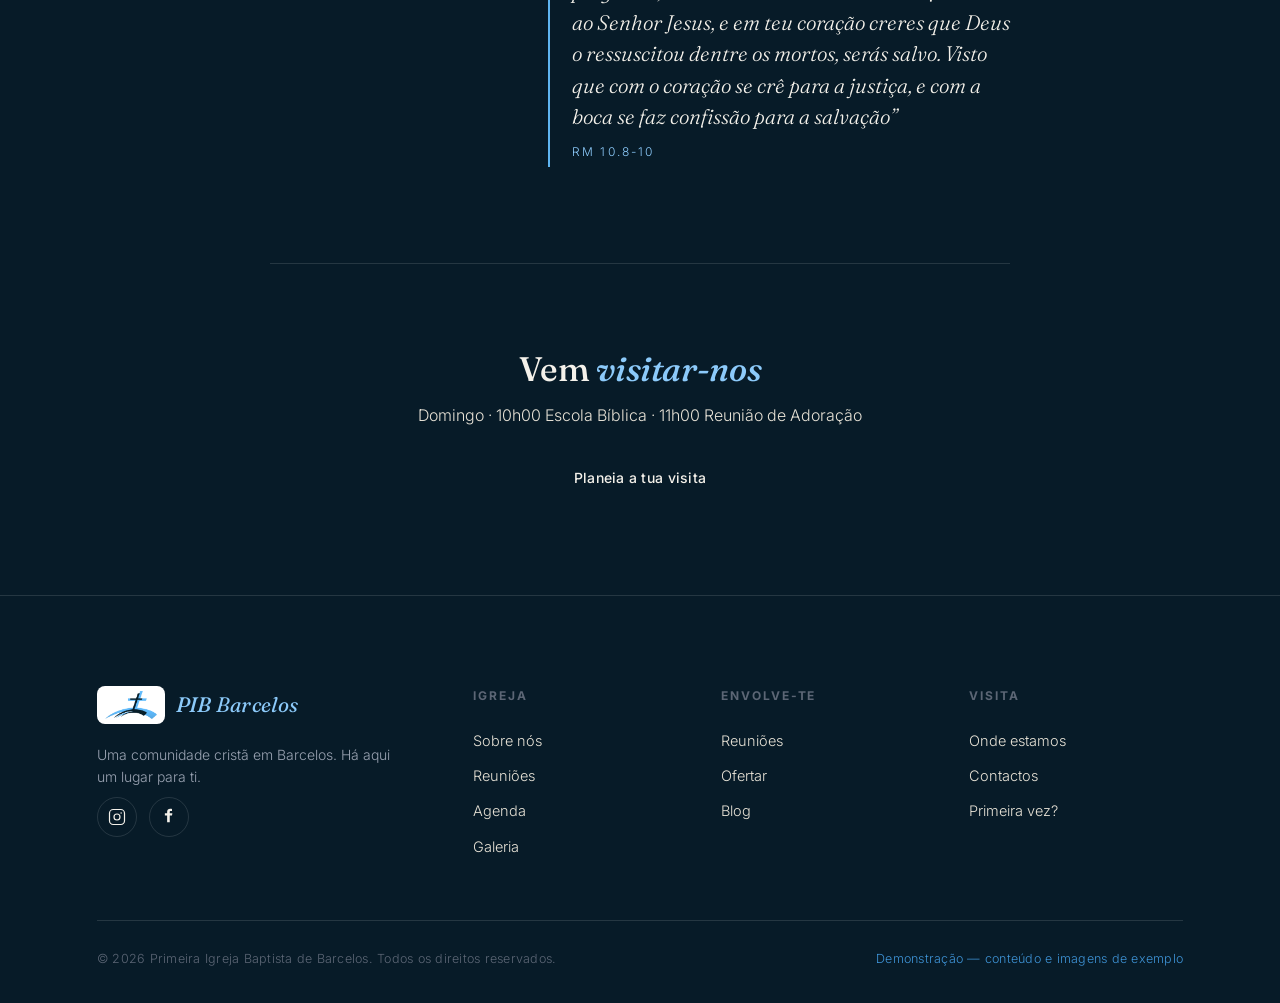
<file: artigo-plano-de-salvacao.html>
<!DOCTYPE html>
<html lang="pt">
<head>
<meta charset="UTF-8">
<meta name="viewport" content="width=device-width, initial-scale=1.0">
<title>O Plano da Salvação · Primeira Igreja Baptista de Barcelos</title>
<meta name="description" content="Se morreres HOJE sabes para onde irás por toda a eternidade?">
<link rel="icon" href="assets/img/favicon.png">
<link rel="preconnect" href="https://fonts.googleapis.com"><link rel="preconnect" href="https://fonts.gstatic.com" crossorigin>
<link href="https://fonts.googleapis.com/css2?family=Fraunces:ital,opsz,wght@0,9..144,400;0,9..144,500;0,9..144,600;1,9..144,400;1,9..144,500&family=Inter:wght@300;400;500;600&display=swap" rel="stylesheet">
<link rel="stylesheet" href="assets/style.css">
</head>
<body>
<header id="hdr"><nav class="nav">
  <a href="index.html" class="logo"><img src="assets/img/logo.png" alt="PIB Barcelos" class="logo-img"><span style="font-family:var(--serif)"><b>PIB</b> <span>Barcelos</span></span></a>
  <div class="nav-links"><a href="sobre.html">Sobre</a><a href="reunioes.html">Reuniões</a><a href="eventos.html">Agenda</a><a href="galeria.html">Galeria</a><a href="blog.html" class="active">Blog</a><a href="contactos.html">Contactos</a></div>
  <div class="nav-cta"><a href="ofertar.html" class="btn btn-solid">Ofertar</a>
  <button class="burger" id="burger" aria-label="Menu"><span></span><span></span><span></span></button></div>
</nav></header>

<main>

<section class="page-hero">
  <div class="page-hero-bg"><img src="assets/img/cruz.jpg" alt=""></div>
  <div class="page-hero-inner">
    <div class="crumb"><a href="index.html">In&iacute;cio</a> / <a href="blog.html">Blog</a> / O Plano da Salvação</div>
    <h1>O Plano da <em>Salvação</em></h1>
    
  </div>
</section>
<section style="padding:clamp(50px,7vw,90px) var(--pad)">

<style>
.art-sec{display:grid;grid-template-columns:250px 1fr;gap:28px;align-items:start;margin:46px 0}
.art-sec img{width:100%;border-radius:6px;display:block}
@media(max-width:680px){.art-sec{grid-template-columns:1fr}}
.art-banner{width:100%;border-radius:6px;display:block;margin:8px 0 34px}
.art-cta{max-width:740px;margin:70px auto 0;padding-top:44px;border-top:1px solid rgba(255,255,255,.12);text-align:center}
.art-cta h2{font-size:clamp(24px,3vw,34px);font-weight:500;margin-bottom:14px}
.art-cta h2 em{font-style:italic;color:var(--amber2)}
.art-cta p{color:var(--cream-d);margin-bottom:22px}
</style>
<article class="article">
  <img class="art-banner" src="assets/img/artigo/plano-topo.jpg" alt="Cruzes ao pôr-do-sol">
  <p class="lead-q">Se morreres HOJE sabes para onde irás por toda a eternidade?</p>
  <p>"E o testemunho é este: que Deus nos deu a vida eterna; e esta vida está em seu Filho. Quem tem o Filho tem a vida; quem não tem o Filho de Deus não tem a vida" (1 João 5.11-12). Este versículo da Bíblia Sagrada nos diz que Deus tem-nos dado vida eterna e esta vida está no Seu Filho, Jesus Cristo. Ou seja, para termos a vida eterna temos que ter o Filho de Deus. E aí vem a calhar a pergunta: como uma pessoa pode ter o Filho de Deus?</p>


<div class="art-sec">
  <img src="assets/img/artigo/plano-pecadores.jpg" alt="" loading="lazy">
  <div>
    <h2>Somos Pecadores</h2>
    <p><strong>Os pecadores que creem são salvos pela graça de Deus:</strong></p>
    <blockquote>“Porque todos pecaram e destituídos estão da glória de Deus; sendo justificados gratuitamente pela sua graça, pela redenção que há em Cristo Jesus.”<cite>Romanos 3.23,24</cite></blockquote>
  </div>
</div>


<div class="art-sec">
  <img src="assets/img/artigo/plano-arrepender.jpg" alt="" loading="lazy">
  <div>
    <h2>Precisamos Arrependermo-nos</h2>
    <p><strong>O perdão de Deus ocorre mediante o arrependimento e conversão:</strong></p>
    <blockquote>“Arrependei-vos, pois, e convertei-vos, para que sejam apagados os vossos pecados, e venham assim os tempos do refrigério pela presença do Senhor.”<cite>Atos 3.19</cite></blockquote>
  </div>
</div>


<div class="art-sec">
  <img src="assets/img/artigo/plano-salvador.jpg" alt="" loading="lazy">
  <div>
    <h2>Deus Providenciou Um Salvador</h2>
    <p><strong>Somente Cristo pode perdoar os nossos pecados:</strong></p>
    <blockquote>“A este dão testemunho todos os profetas, de que todos os que nele creem receberão o perdão dos pecados pelo seu nome”<cite>Atos 10.43</cite></blockquote>
<blockquote>“Deixe o ímpio o seu caminho, e o homem maligno os seus pensamentos, e se converta ao Senhor, que se compadecerá dele; torne para o nosso Deus, porque grandioso é em perdoar.”<cite>Isaías 55.7</cite></blockquote>
  </div>
</div>


<div class="art-sec">
  <img src="assets/img/artigo/plano-salvacao.jpg" alt="" loading="lazy">
  <div>
    <h2>A Salvação É-nos Dada Por Cristo</h2>
    <p><strong>O perdão de Deus expressa o seu grande amor por nós:</strong></p>
    <blockquote>“Porque Deus amou o mundo de tal maneira que deu o seu Filho unigênito, para que todo aquele que nele crê não pereça, mas tenha a vida eterna.”</blockquote>
  </div>
</div>


<div class="art-sec">
  <img src="assets/img/artigo/plano-obras.jpg" alt="" loading="lazy">
  <div>
    <h2>Boas Obras Não Salvam</h2>
    <p><strong>Atos de caridade ou bom comportamento não salvam:</strong></p>
    <blockquote>“Porque pela graça sois salvos, por meio da fé; e isto não vem de vós, é dom de Deus. Não vem das obras, para que ninguém se glorie.”<cite>Efésios 2.8,9</cite></blockquote>
  </div>
</div>


<div class="art-sec">
  <img src="assets/img/artigo/plano-condenacao.jpg" alt="" loading="lazy">
  <div>
    <h2>Sem Cristo a Condenação é Certa</h2>
    <p><strong>O perigo de morrer sem se converter:</strong></p>
    <blockquote>“Vivo eu, diz o Senhor Deus, que não tenho prazer na morte do ímpio, mas em que o ímpio se converta do seu caminho, e viva. Convertei-vos, convertei-vos dos vossos maus caminhos; pois, por que razão morrereis, ó casa de Israel?”<cite>Ezequiel 33.11</cite></blockquote>
  </div>
</div>


<div class="art-sec">
  <img src="assets/img/artigo/plano-eternidade.jpg" alt="" loading="lazy">
  <div>
    <h2>Estaremos um Dia com Cristo</h2>
    <p><strong>Antes de passarmos para a eternidade precisamos estar salvos:</strong></p>
    <blockquote>“Preciosa é à vista do Senhor a morte dos seus santos.”<cite>Salmos 116.15</cite></blockquote>
<blockquote>“E ouvi uma voz do céu, que me dizia: Escreve: Bem-aventurados os mortos que desde agora morrem no Senhor. Sim, diz o Espírito, para que descansem dos seus trabalhos, e as suas obras os seguem.”<cite>Apocalipse 14.13</cite></blockquote>
  </div>
</div>


<div class="art-sec">
  <img src="assets/img/artigo/plano-ceu.jpg" alt="" loading="lazy">
  <div>
    <h2>Cristo Prometeu-nos o Céu</h2>
    <p><strong>Cristo garante uma morada especial para os salvos:</strong></p>
    <blockquote>“Na casa de meu Pai há muitas moradas; se não fosse assim, eu vo-lo teria dito. Vou preparar-vos lugar.”<cite>João 14.2</cite></blockquote>
  </div>
</div>


<div class="art-sec">
  <img src="assets/img/artigo/plano-aceite.jpg" alt="" loading="lazy">
  <div>
    <h2>Aceite Cristo em seu Coração</h2>
    <p><strong>Deseja confessar a Cristo como Salvador?</strong></p>
    <blockquote>“Mas que diz? A palavra está junto de ti, na tua boca e no teu coração; esta é a palavra da fé, que pregamos, a saber: Se com a tua boca confessares ao Senhor Jesus, e em teu coração creres que Deus o ressuscitou dentre os mortos, serás salvo. Visto que com o coração se crê para a justiça, e com a boca se faz confissão para a salvação”<cite>Rm 10.8-10</cite></blockquote>
  </div>
</div>


<div class="art-cta">
  <h2>Vem <em>visitar-nos</em></h2>
  <p>Domingo &middot; 10h00 Escola B&iacute;blica &middot; 11h00 Reuni&atilde;o de Adora&ccedil;&atilde;o</p>
  <a class="btn" href="contactos.html">Planeia a tua visita</a>
</div>
</article>
</section>
</main>
<footer><div class="wrap">
  <div class="foot-top">
    <div class="foot-brand">
      <a href="index.html" class="logo"><img src="assets/img/logo.png" alt="PIB Barcelos" class="logo-img"><span style="font-family:var(--serif)"><b>PIB</b> <span>Barcelos</span></span></a>
      <p>Uma comunidade cristã em Barcelos. Há aqui um lugar para ti.</p>
      <div class="socials">
        <a href="https://www.instagram.com/pib_barcelos/" target="_blank" rel="noopener" aria-label="Instagram"><svg width="18" height="18" viewBox="0 0 24 24" fill="none" stroke="currentColor" stroke-width="1.6"><rect x="2" y="2" width="20" height="20" rx="5"/><circle cx="12" cy="12" r="4"/><circle cx="17.5" cy="6.5" r="1" fill="currentColor" stroke="none"/></svg></a>
        <a href="https://www.facebook.com/pibbarcelos" target="_blank" rel="noopener" aria-label="Facebook"><svg width="18" height="18" viewBox="0 0 24 24" fill="currentColor"><path d="M13 10h3l.5-3H13V5.5c0-.8.3-1.5 1.5-1.5H16V1.4C15.7 1.3 14.8 1 13.6 1 11.2 1 9.5 2.4 9.5 5v2h-3v3h3v9h3.5z"/></svg></a>
        </div>
    </div>
    <div class="foot-col"><h5>Igreja</h5><a href="sobre.html">Sobre nós</a><a href="reunioes.html">Reuniões</a><a href="eventos.html">Agenda</a><a href="galeria.html">Galeria</a></div>
    <div class="foot-col"><h5>Envolve-te</h5><a href="reunioes.html">Reuniões</a><a href="ofertar.html">Ofertar</a><a href="blog.html">Blog</a></div>
    <div class="foot-col"><h5>Visita</h5><a href="contactos.html">Onde estamos</a><a href="contactos.html">Contactos</a><a href="#">Primeira vez?</a></div>
  </div>
  <div class="foot-bot"><span>© 2026 Primeira Igreja Baptista de Barcelos. Todos os direitos reservados.</span>
  <span class="demo">Demonstração — conteúdo e imagens de exemplo</span></div>
</div></footer>
<script src="assets/app.js"></script>
</body>
</html>
</file>
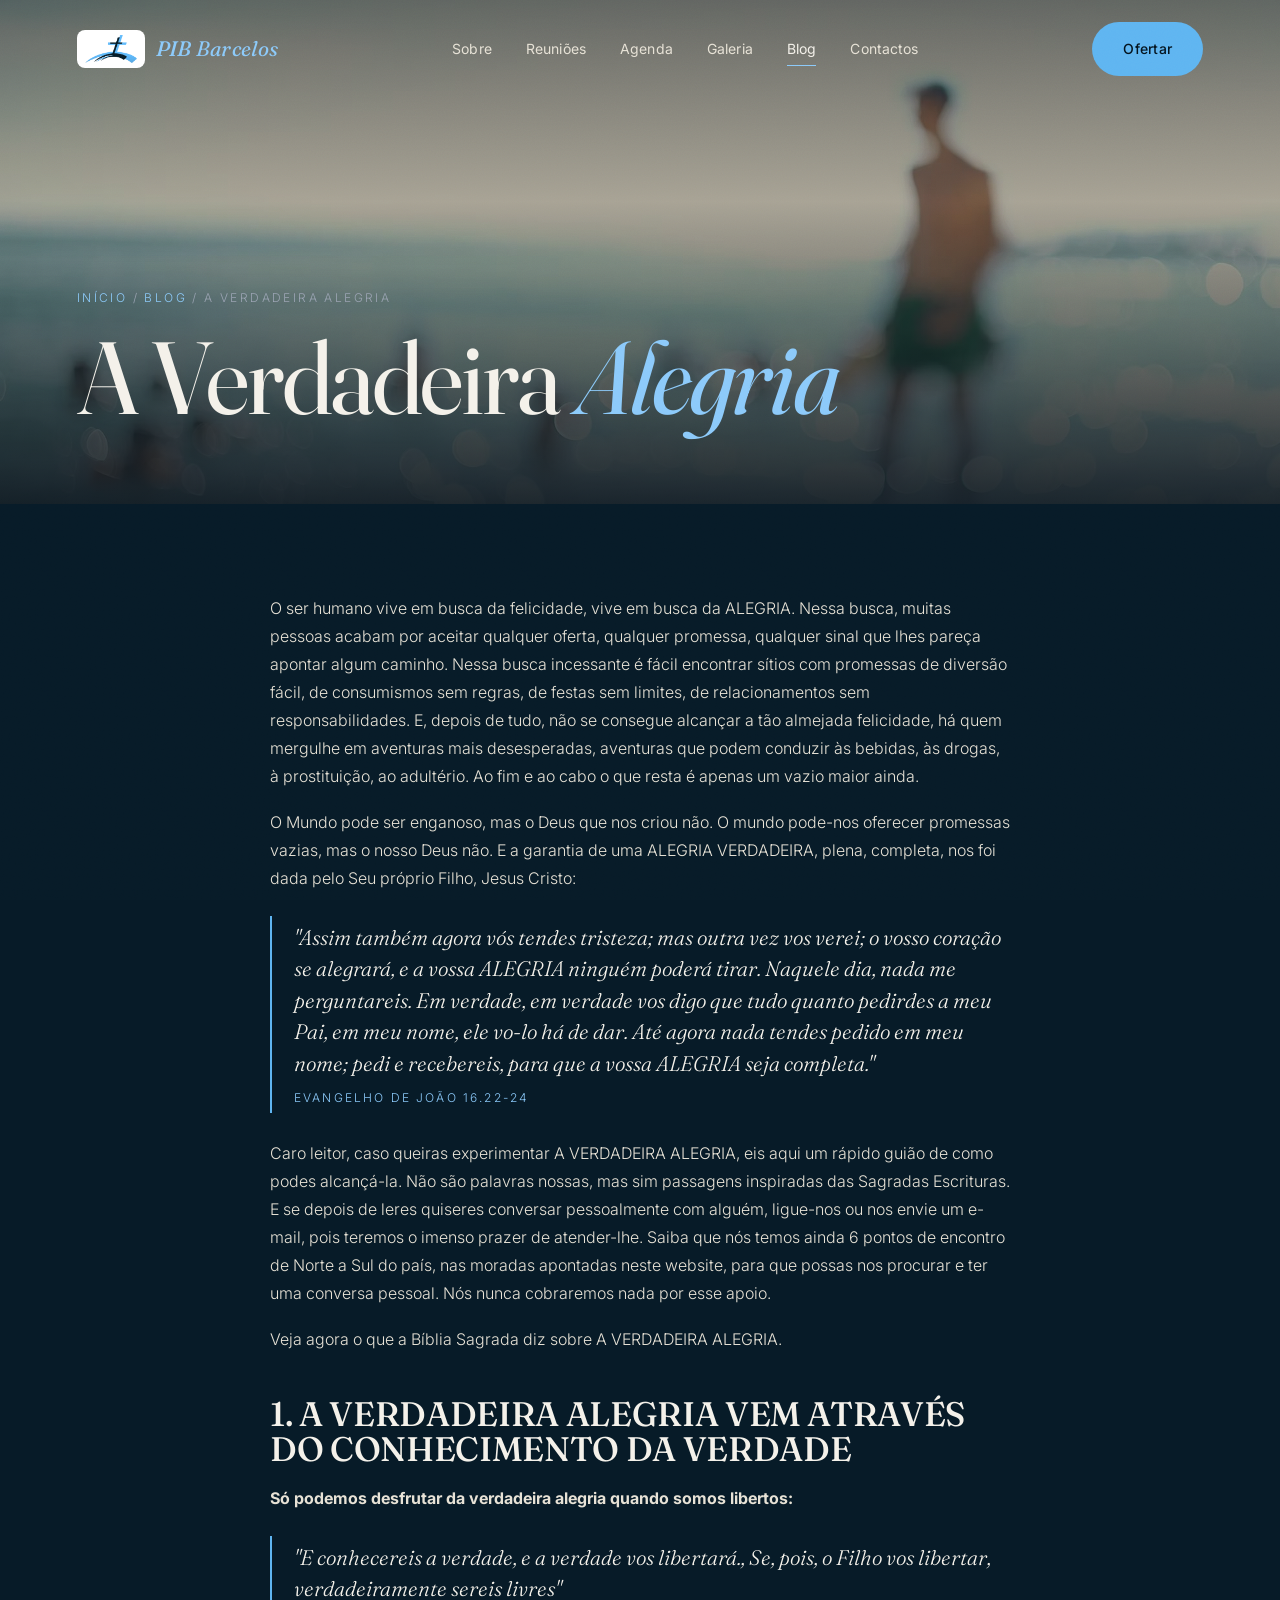
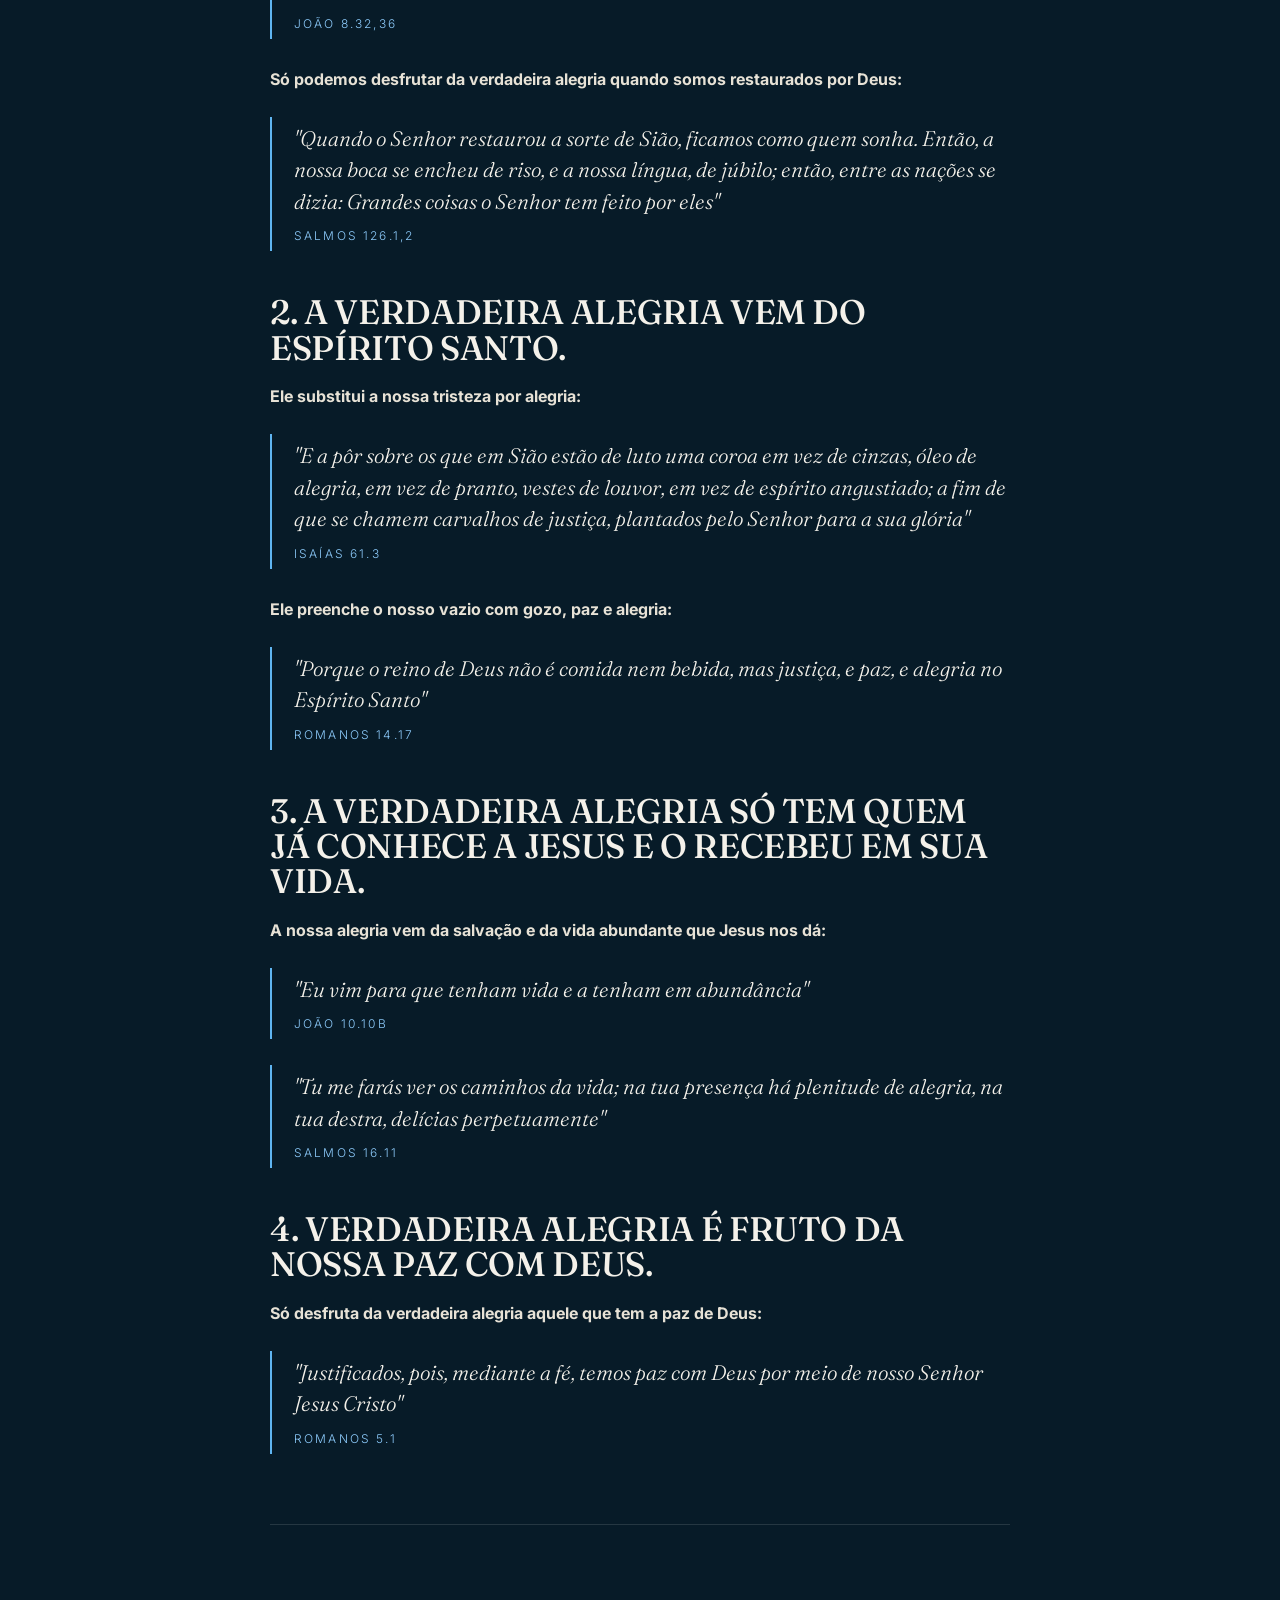
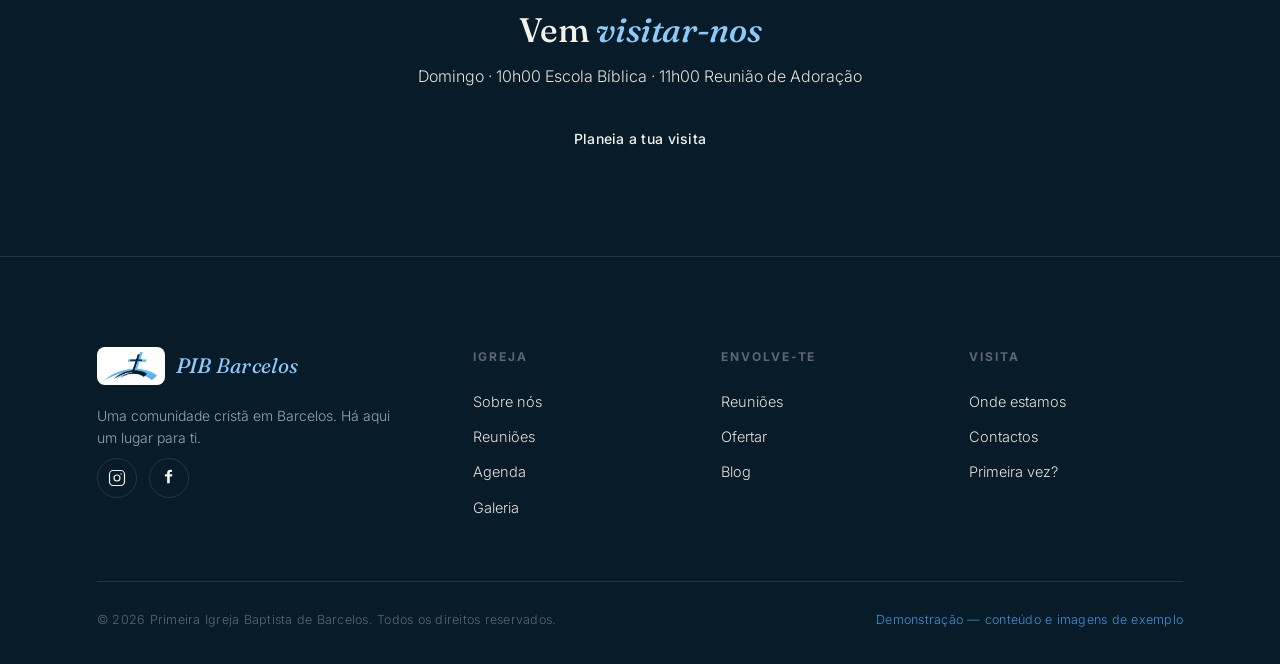
<file: artigo-verdadeira-alegria.html>
<!DOCTYPE html>
<html lang="pt">
<head>
<meta charset="UTF-8">
<meta name="viewport" content="width=device-width, initial-scale=1.0">
<title>A Verdadeira Alegria · Primeira Igreja Baptista de Barcelos</title>
<meta name="description" content="O ser humano vive em busca da felicidade, vive em busca da alegria.">
<link rel="icon" href="assets/img/favicon.png">
<link rel="preconnect" href="https://fonts.googleapis.com"><link rel="preconnect" href="https://fonts.gstatic.com" crossorigin>
<link href="https://fonts.googleapis.com/css2?family=Fraunces:ital,opsz,wght@0,9..144,400;0,9..144,500;0,9..144,600;1,9..144,400;1,9..144,500&family=Inter:wght@300;400;500;600&display=swap" rel="stylesheet">
<link rel="stylesheet" href="assets/style.css">
</head>
<body>
<header id="hdr"><nav class="nav">
  <a href="index.html" class="logo"><img src="assets/img/logo.png" alt="PIB Barcelos" class="logo-img"><span style="font-family:var(--serif)"><b>PIB</b> <span>Barcelos</span></span></a>
  <div class="nav-links"><a href="sobre.html">Sobre</a><a href="reunioes.html">Reuniões</a><a href="eventos.html">Agenda</a><a href="galeria.html">Galeria</a><a href="blog.html" class="active">Blog</a><a href="contactos.html">Contactos</a></div>
  <div class="nav-cta"><a href="ofertar.html" class="btn btn-solid">Ofertar</a>
  <button class="burger" id="burger" aria-label="Menu"><span></span><span></span><span></span></button></div>
</nav></header>

<main>

<section class="page-hero">
  <div class="page-hero-bg"><img src="assets/img/artigo/verdadeira-bg.jpg" alt=""></div>
  <div class="page-hero-inner">
    <div class="crumb"><a href="index.html">In&iacute;cio</a> / <a href="blog.html">Blog</a> / A Verdadeira Alegria</div>
    <h1>A Verdadeira <em>Alegria</em></h1>
    
  </div>
</section>
<section style="padding:clamp(50px,7vw,90px) var(--pad)">

<style>
.art-sec{display:grid;grid-template-columns:250px 1fr;gap:28px;align-items:start;margin:46px 0}
.art-sec img{width:100%;border-radius:6px;display:block}
@media(max-width:680px){.art-sec{grid-template-columns:1fr}}
.art-banner{width:100%;border-radius:6px;display:block;margin:8px 0 34px}
.art-cta{max-width:740px;margin:70px auto 0;padding-top:44px;border-top:1px solid rgba(255,255,255,.12);text-align:center}
.art-cta h2{font-size:clamp(24px,3vw,34px);font-weight:500;margin-bottom:14px}
.art-cta h2 em{font-style:italic;color:var(--amber2)}
.art-cta p{color:var(--cream-d);margin-bottom:22px}
</style>
<article class="article">
  <p>O ser humano vive em busca da felicidade, vive em busca da ALEGRIA. Nessa busca, muitas pessoas acabam por aceitar qualquer oferta, qualquer promessa, qualquer sinal que lhes pareça apontar algum caminho. Nessa busca incessante é fácil encontrar sítios com promessas de diversão fácil, de consumismos sem regras, de festas sem limites, de relacionamentos sem responsabilidades. E, depois de tudo, não se consegue alcançar a tão almejada felicidade, há quem mergulhe em aventuras mais desesperadas, aventuras que podem conduzir às bebidas, às drogas, à prostituição, ao adultério. Ao fim e ao cabo o que resta é apenas um vazio maior ainda.</p>
  <p>O Mundo pode ser enganoso, mas o Deus que nos criou não. O mundo pode-nos oferecer promessas vazias, mas o nosso Deus não. E a garantia de uma ALEGRIA VERDADEIRA, plena, completa, nos foi dada pelo Seu próprio Filho, Jesus Cristo:</p>
  <blockquote>"Assim também agora vós tendes tristeza; mas outra vez vos verei; o vosso coração se alegrará, e a vossa ALEGRIA ninguém poderá tirar. Naquele dia, nada me perguntareis. Em verdade, em verdade vos digo que tudo quanto pedirdes a meu Pai, em meu nome, ele vo-lo há de dar. Até agora nada tendes pedido em meu nome; pedi e recebereis, para que a vossa ALEGRIA seja completa."<cite>Evangelho de João 16.22-24</cite></blockquote>
  <p>Caro leitor, caso queiras experimentar A VERDADEIRA ALEGRIA, eis aqui um rápido guião de como podes alcançá-la. Não são palavras nossas, mas sim passagens inspiradas das Sagradas Escrituras. E se depois de leres quiseres conversar pessoalmente com alguém, ligue-nos ou nos envie um e-mail, pois teremos o imenso prazer de atender-lhe. Saiba que nós temos ainda 6 pontos de encontro de Norte a Sul do país, nas moradas apontadas neste website, para que possas nos procurar e ter uma conversa pessoal. Nós nunca cobraremos nada por esse apoio.</p>
  <p>Veja agora o que a Bíblia Sagrada diz sobre A VERDADEIRA ALEGRIA.</p>

  <h2>1. A VERDADEIRA ALEGRIA VEM ATRAVÉS DO CONHECIMENTO DA VERDADE</h2>
  <p><strong>Só podemos desfrutar da verdadeira alegria quando somos libertos:</strong></p>
  <blockquote>"E conhecereis a verdade, e a verdade vos libertará., Se, pois, o Filho vos libertar, verdadeiramente sereis livres"<cite>João 8.32,36</cite></blockquote>
  <p><strong>Só podemos desfrutar da verdadeira alegria quando somos restaurados por Deus:</strong></p>
  <blockquote>"Quando o Senhor restaurou a sorte de Sião, ficamos como quem sonha. Então, a nossa boca se encheu de riso, e a nossa língua, de júbilo; então, entre as nações se dizia: Grandes coisas o Senhor tem feito por eles"<cite>Salmos 126.1,2</cite></blockquote>

  <h2>2. A VERDADEIRA ALEGRIA VEM DO ESPÍRITO SANTO.</h2>
  <p><strong>Ele substitui a nossa tristeza por alegria:</strong></p>
  <blockquote>"E a pôr sobre os que em Sião estão de luto uma coroa em vez de cinzas, óleo de alegria, em vez de pranto, vestes de louvor, em vez de espírito angustiado; a fim de que se chamem carvalhos de justiça, plantados pelo Senhor para a sua glória"<cite>Isaías 61.3</cite></blockquote>
  <p><strong>Ele preenche o nosso vazio com gozo, paz e alegria:</strong></p>
  <blockquote>"Porque o reino de Deus não é comida nem bebida, mas justiça, e paz, e alegria no Espírito Santo"<cite>Romanos 14.17</cite></blockquote>

  <h2>3. A VERDADEIRA ALEGRIA SÓ TEM QUEM JÁ CONHECE A JESUS E O RECEBEU EM SUA VIDA.</h2>
  <p><strong>A nossa alegria vem da salvação e da vida abundante que Jesus nos dá:</strong></p>
  <blockquote>"Eu vim para que tenham vida e a tenham em abundância"<cite>João 10.10b</cite></blockquote>
  <blockquote>"Tu me farás ver os caminhos da vida; na tua presença há plenitude de alegria, na tua destra, delícias perpetuamente"<cite>Salmos 16.11</cite></blockquote>

  <h2>4. VERDADEIRA ALEGRIA É FRUTO DA NOSSA PAZ COM DEUS.</h2>
  <p><strong>Só desfruta da verdadeira alegria aquele que tem a paz de Deus:</strong></p>
  <blockquote>"Justificados, pois, mediante a fé, temos paz com Deus por meio de nosso Senhor Jesus Cristo"<cite>Romanos 5.1</cite></blockquote>


<div class="art-cta">
  <h2>Vem <em>visitar-nos</em></h2>
  <p>Domingo &middot; 10h00 Escola B&iacute;blica &middot; 11h00 Reuni&atilde;o de Adora&ccedil;&atilde;o</p>
  <a class="btn" href="contactos.html">Planeia a tua visita</a>
</div>
</article>
</section>
</main>
<footer><div class="wrap">
  <div class="foot-top">
    <div class="foot-brand">
      <a href="index.html" class="logo"><img src="assets/img/logo.png" alt="PIB Barcelos" class="logo-img"><span style="font-family:var(--serif)"><b>PIB</b> <span>Barcelos</span></span></a>
      <p>Uma comunidade cristã em Barcelos. Há aqui um lugar para ti.</p>
      <div class="socials">
        <a href="https://www.instagram.com/pib_barcelos/" target="_blank" rel="noopener" aria-label="Instagram"><svg width="18" height="18" viewBox="0 0 24 24" fill="none" stroke="currentColor" stroke-width="1.6"><rect x="2" y="2" width="20" height="20" rx="5"/><circle cx="12" cy="12" r="4"/><circle cx="17.5" cy="6.5" r="1" fill="currentColor" stroke="none"/></svg></a>
        <a href="https://www.facebook.com/pibbarcelos" target="_blank" rel="noopener" aria-label="Facebook"><svg width="18" height="18" viewBox="0 0 24 24" fill="currentColor"><path d="M13 10h3l.5-3H13V5.5c0-.8.3-1.5 1.5-1.5H16V1.4C15.7 1.3 14.8 1 13.6 1 11.2 1 9.5 2.4 9.5 5v2h-3v3h3v9h3.5z"/></svg></a>
        </div>
    </div>
    <div class="foot-col"><h5>Igreja</h5><a href="sobre.html">Sobre nós</a><a href="reunioes.html">Reuniões</a><a href="eventos.html">Agenda</a><a href="galeria.html">Galeria</a></div>
    <div class="foot-col"><h5>Envolve-te</h5><a href="reunioes.html">Reuniões</a><a href="ofertar.html">Ofertar</a><a href="blog.html">Blog</a></div>
    <div class="foot-col"><h5>Visita</h5><a href="contactos.html">Onde estamos</a><a href="contactos.html">Contactos</a><a href="#">Primeira vez?</a></div>
  </div>
  <div class="foot-bot"><span>© 2026 Primeira Igreja Baptista de Barcelos. Todos os direitos reservados.</span>
  <span class="demo">Demonstração — conteúdo e imagens de exemplo</span></div>
</div></footer>
<script src="assets/app.js"></script>
</body>
</html>
</file>
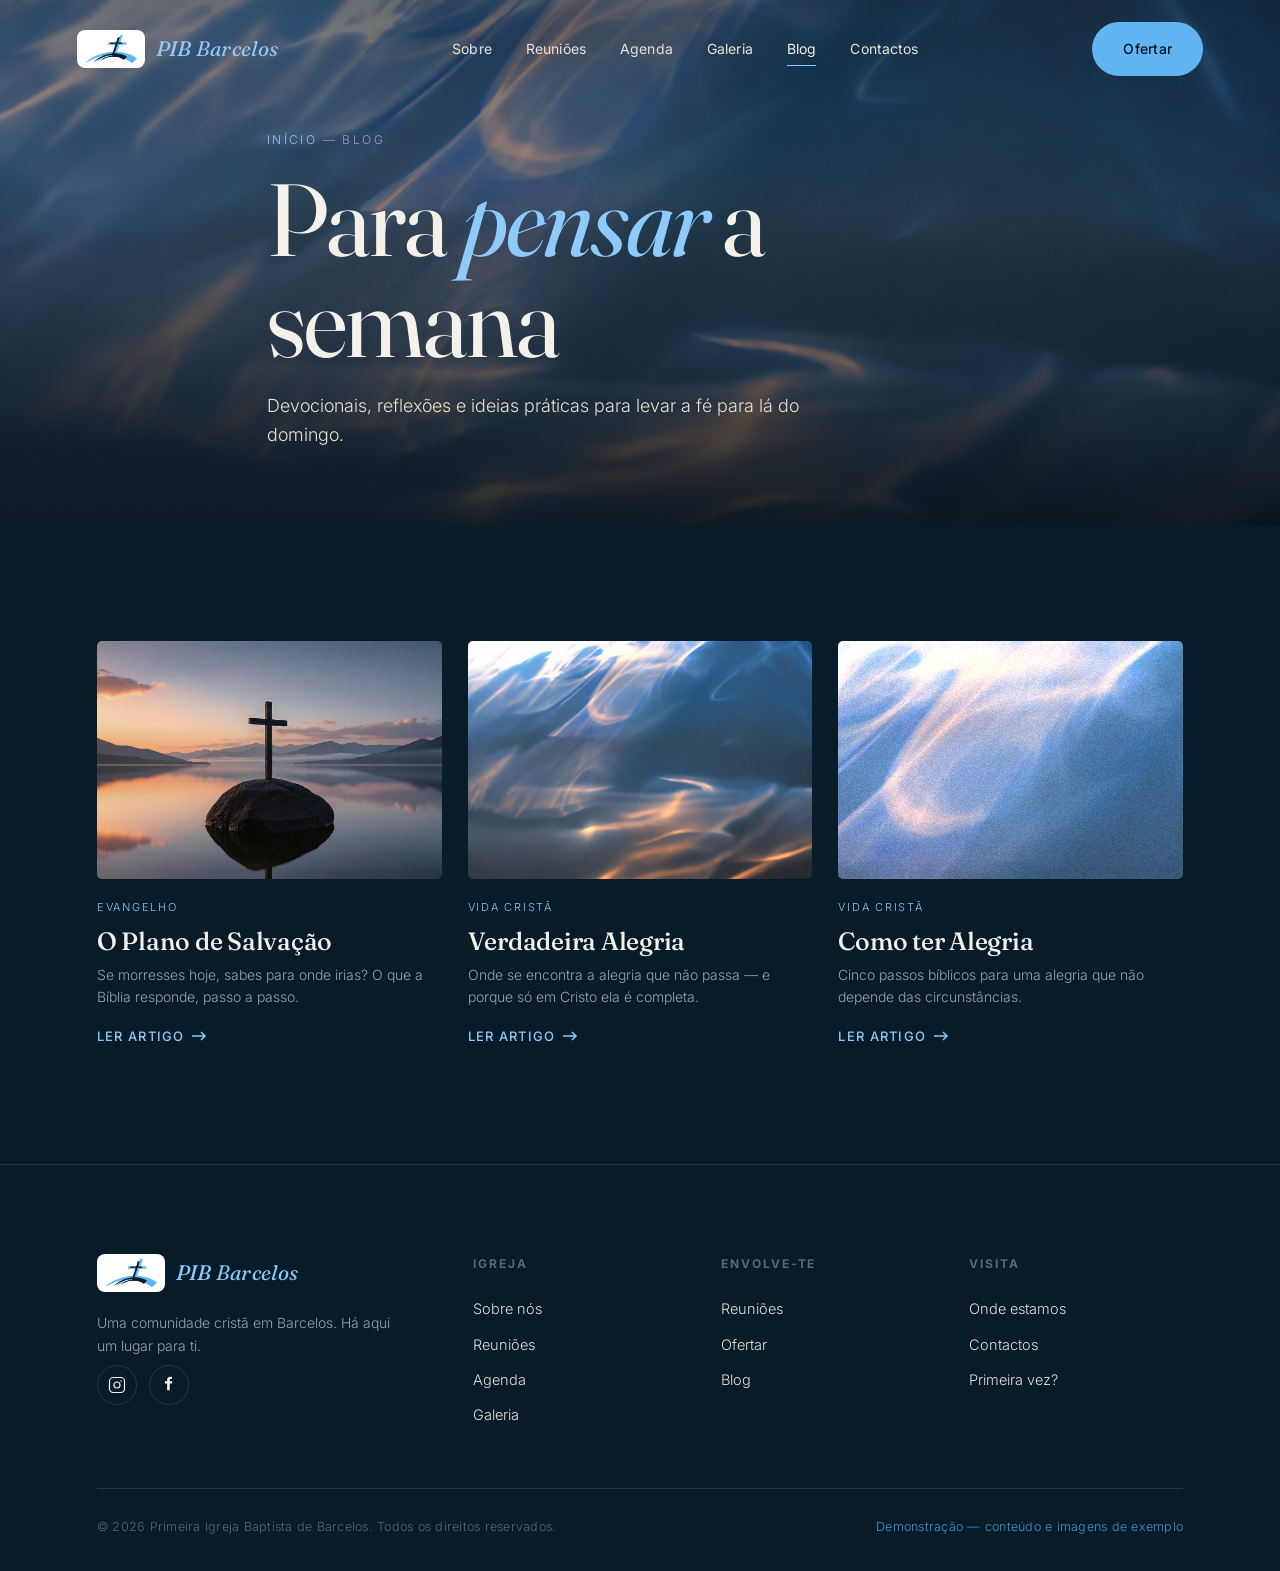
<file: blog.html>
<!DOCTYPE html>
<html lang="pt">
<head>
<meta charset="UTF-8">
<meta name="viewport" content="width=device-width, initial-scale=1.0">
<title>Blog · Primeira Igreja Baptista de Barcelos</title>
<meta name="description" content="Devocionais e reflexões da Primeira Igreja Baptista de Barcelos.">
<link rel="icon" href="assets/img/favicon.png">
<link rel="preconnect" href="https://fonts.googleapis.com"><link rel="preconnect" href="https://fonts.gstatic.com" crossorigin>
<link href="https://fonts.googleapis.com/css2?family=Fraunces:ital,opsz,wght@0,9..144,400;0,9..144,500;0,9..144,600;1,9..144,400;1,9..144,500&family=Inter:wght@300;400;500;600&display=swap" rel="stylesheet">
<link rel="stylesheet" href="assets/style.css">
</head>
<body>
<header id="hdr"><nav class="nav">
  <a href="index.html" class="logo"><img src="assets/img/logo.png" alt="PIB Barcelos" class="logo-img"><span style="font-family:var(--serif)"><b>PIB</b> <span>Barcelos</span></span></a>
  <div class="nav-links"><a href="sobre.html">Sobre</a><a href="reunioes.html">Reuniões</a><a href="eventos.html">Agenda</a><a href="galeria.html">Galeria</a><a href="blog.html" class="active">Blog</a><a href="contactos.html">Contactos</a></div>
  <div class="nav-cta"><a href="ofertar.html" class="btn btn-solid">Ofertar</a>
  <button class="burger" id="burger" aria-label="Menu"><span></span><span></span><span></span></button></div>
</nav></header>
<div class="mobile-menu" id="mobileMenu"><a href="sobre.html">Sobre</a><a href="reunioes.html">Reuniões</a><a href="eventos.html">Agenda</a><a href="galeria.html">Galeria</a><a href="blog.html" class="active">Blog</a><a href="contactos.html">Contactos</a>
  <div class="mm-foot"><a href="ofertar.html" class="btn btn-solid" style="font-family:var(--sans);font-size:14px">Ofertar</a></div>
</div>
<main>
<section class="page-hero">
  <div class="page-hero-bg kenburns"><img src="assets/img/graca.jpg" alt="Luz abstrata em azul e âmbar"></div>
  <div class="wrap page-hero-inner">
    <div class="crumb reveal in"><a href="index.html">Início</a> — Blog</div>
    <h1 class="reveal in">Para <em>pensar</em> a semana</h1>
    <p class="reveal in d1">Devocionais, reflexões e ideias práticas para levar a fé para lá do domingo.</p>
  </div>
</section>
<section class="section"><div class="wrap">
  <div class="blog-grid">
    <article class="post reveal" onclick="location.href='artigo-plano-de-salvacao.html'">
  <div class="post-media"><img src="assets/img/cruz.jpg" alt=""></div>
  <div class="cat">Evangelho</div><h3>O Plano de Salvação</h3><p>Se morresses hoje, sabes para onde irias? O que a Bíblia responde, passo a passo.</p>
  <a href="artigo-plano-de-salvacao.html" class="link-u">Ler artigo <svg width="16" height="10" viewBox="0 0 16 10" fill="none"><path d="M1 5h13M10 1l4 4-4 4" stroke="currentColor" stroke-width="1.5"/></svg></a></article>
    <article class="post reveal d1" onclick="location.href='artigo-verdadeira-alegria.html'">
  <div class="post-media"><img src="assets/img/graca.jpg" alt=""></div>
  <div class="cat">Vida cristã</div><h3>Verdadeira Alegria</h3><p>Onde se encontra a alegria que não passa — e porque só em Cristo ela é completa.</p>
  <a href="artigo-verdadeira-alegria.html" class="link-u">Ler artigo <svg width="16" height="10" viewBox="0 0 16 10" fill="none"><path d="M1 5h13M10 1l4 4-4 4" stroke="currentColor" stroke-width="1.5"/></svg></a></article>
    <article class="post reveal d2" onclick="location.href='artigo-como-ter-alegria.html'">
  <div class="post-media"><img src="assets/img/sky-grace.jpg" alt=""></div>
  <div class="cat">Vida cristã</div><h3>Como ter Alegria</h3><p>Cinco passos bíblicos para uma alegria que não depende das circunstâncias.</p>
  <a href="artigo-como-ter-alegria.html" class="link-u">Ler artigo <svg width="16" height="10" viewBox="0 0 16 10" fill="none"><path d="M1 5h13M10 1l4 4-4 4" stroke="currentColor" stroke-width="1.5"/></svg></a></article>
  </div>
</div></section>
</main>
<footer><div class="wrap">
  <div class="foot-top">
    <div class="foot-brand">
      <a href="index.html" class="logo"><img src="assets/img/logo.png" alt="PIB Barcelos" class="logo-img"><span style="font-family:var(--serif)"><b>PIB</b> <span>Barcelos</span></span></a>
      <p>Uma comunidade cristã em Barcelos. Há aqui um lugar para ti.</p>
      <div class="socials">
        <a href="https://www.instagram.com/pib_barcelos/" target="_blank" rel="noopener" aria-label="Instagram"><svg width="18" height="18" viewBox="0 0 24 24" fill="none" stroke="currentColor" stroke-width="1.6"><rect x="2" y="2" width="20" height="20" rx="5"/><circle cx="12" cy="12" r="4"/><circle cx="17.5" cy="6.5" r="1" fill="currentColor" stroke="none"/></svg></a>
        <a href="https://www.facebook.com/pibbarcelos" target="_blank" rel="noopener" aria-label="Facebook"><svg width="18" height="18" viewBox="0 0 24 24" fill="currentColor"><path d="M13 10h3l.5-3H13V5.5c0-.8.3-1.5 1.5-1.5H16V1.4C15.7 1.3 14.8 1 13.6 1 11.2 1 9.5 2.4 9.5 5v2h-3v3h3v9h3.5z"/></svg></a>
        </div>
    </div>
    <div class="foot-col"><h5>Igreja</h5><a href="sobre.html">Sobre nós</a><a href="reunioes.html">Reuniões</a><a href="eventos.html">Agenda</a><a href="galeria.html">Galeria</a></div>
    <div class="foot-col"><h5>Envolve-te</h5><a href="reunioes.html">Reuniões</a><a href="ofertar.html">Ofertar</a><a href="blog.html">Blog</a></div>
    <div class="foot-col"><h5>Visita</h5><a href="contactos.html">Onde estamos</a><a href="contactos.html">Contactos</a><a href="#">Primeira vez?</a></div>
  </div>
  <div class="foot-bot"><span>© 2026 Primeira Igreja Baptista de Barcelos. Todos os direitos reservados.</span>
  <span class="demo">Demonstração — conteúdo e imagens de exemplo</span></div>
</div></footer>
<script src="assets/app.js"></script>
</body>
</html>
</file>
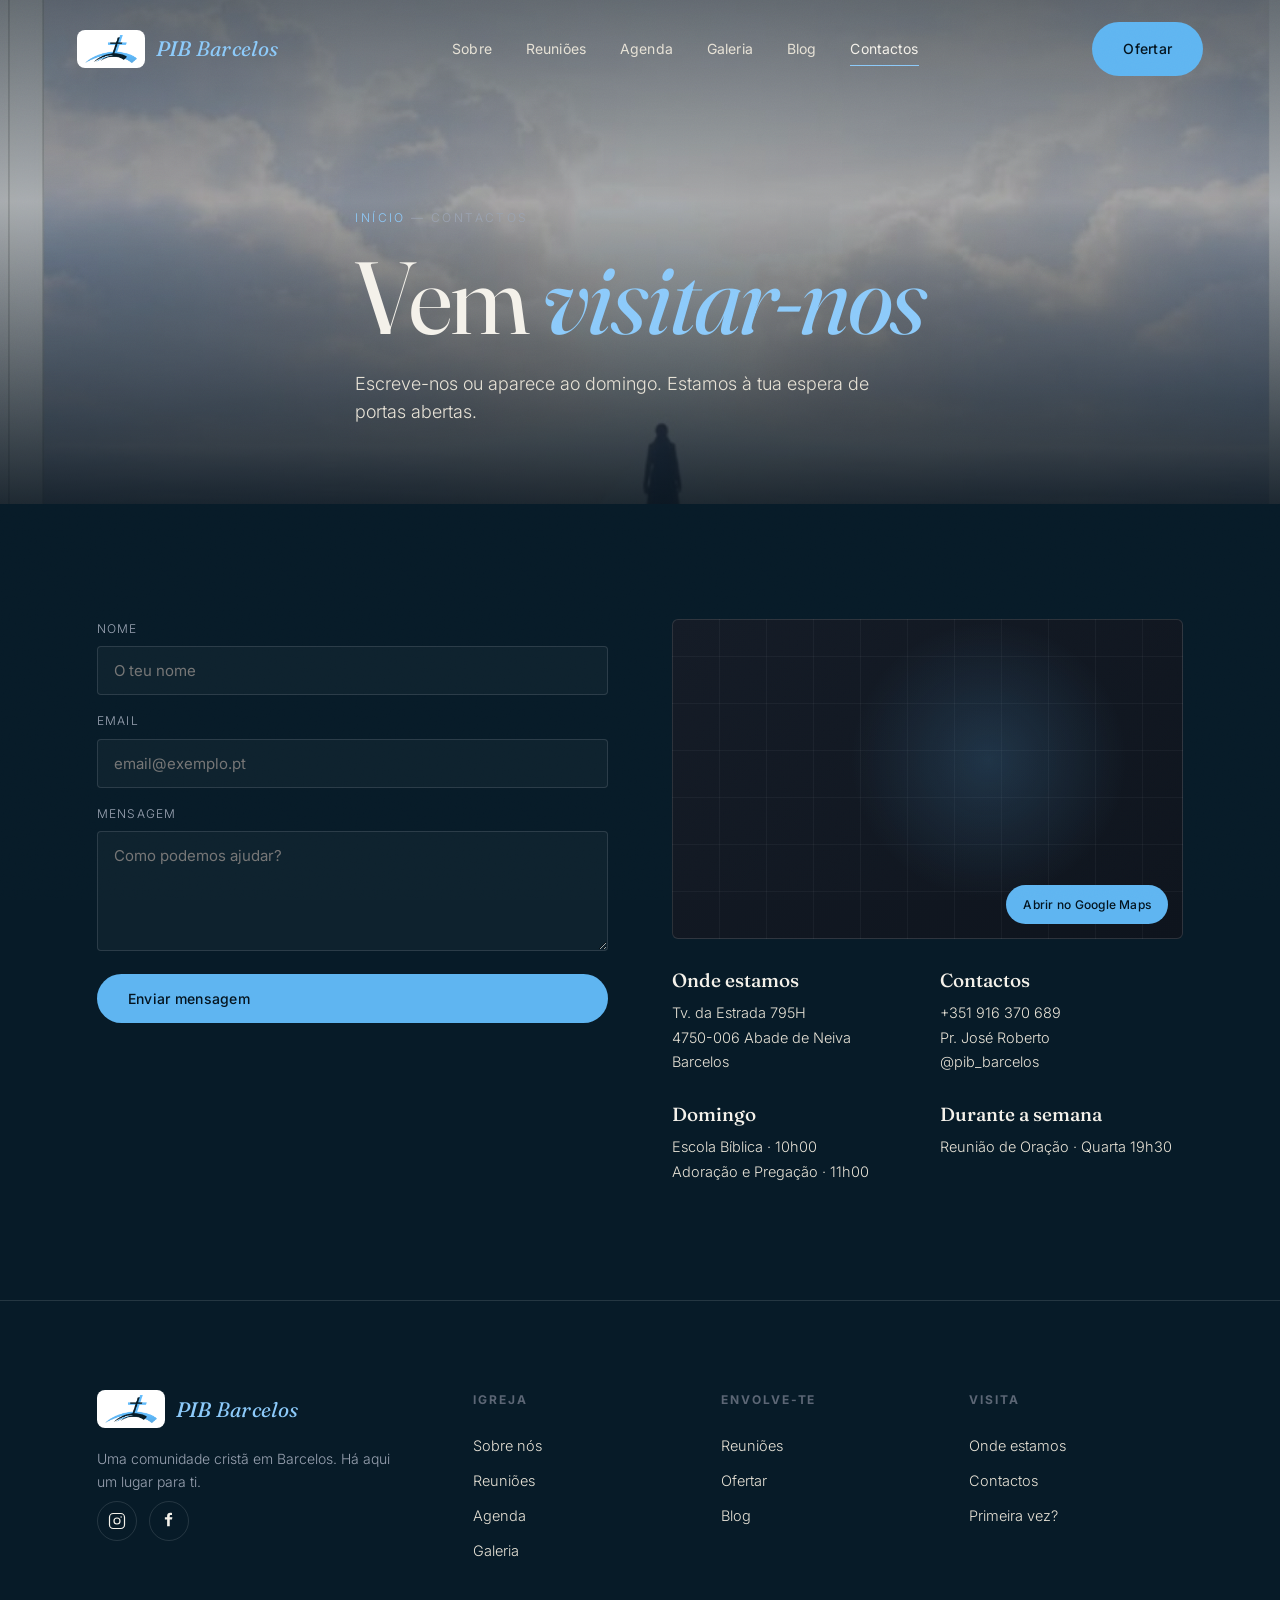
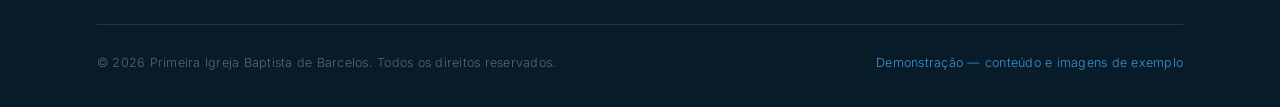
<file: contactos.html>
<!DOCTYPE html>
<html lang="pt">
<head>
<meta charset="UTF-8">
<meta name="viewport" content="width=device-width, initial-scale=1.0">
<title>Contactos · Primeira Igreja Baptista de Barcelos</title>
<meta name="description" content="Onde estamos e como falar com a Primeira Igreja Baptista de Barcelos em Barcelos.">
<link rel="icon" href="assets/img/favicon.png">
<link rel="preconnect" href="https://fonts.googleapis.com"><link rel="preconnect" href="https://fonts.gstatic.com" crossorigin>
<link href="https://fonts.googleapis.com/css2?family=Fraunces:ital,opsz,wght@0,9..144,400;0,9..144,500;0,9..144,600;1,9..144,400;1,9..144,500&family=Inter:wght@300;400;500;600&display=swap" rel="stylesheet">
<link rel="stylesheet" href="assets/style.css">
</head>
<body>
<header id="hdr"><nav class="nav">
  <a href="index.html" class="logo"><img src="assets/img/logo.png" alt="PIB Barcelos" class="logo-img"><span style="font-family:var(--serif)"><b>PIB</b> <span>Barcelos</span></span></a>
  <div class="nav-links"><a href="sobre.html">Sobre</a><a href="reunioes.html">Reuniões</a><a href="eventos.html">Agenda</a><a href="galeria.html">Galeria</a><a href="blog.html">Blog</a><a href="contactos.html" class="active">Contactos</a></div>
  <div class="nav-cta"><a href="ofertar.html" class="btn btn-solid">Ofertar</a>
  <button class="burger" id="burger" aria-label="Menu"><span></span><span></span><span></span></button></div>
</nav></header>
<div class="mobile-menu" id="mobileMenu"><a href="sobre.html">Sobre</a><a href="reunioes.html">Reuniões</a><a href="eventos.html">Agenda</a><a href="galeria.html">Galeria</a><a href="blog.html">Blog</a><a href="contactos.html" class="active">Contactos</a>
  <div class="mm-foot"><a href="ofertar.html" class="btn btn-solid" style="font-family:var(--sans);font-size:14px">Ofertar</a></div>
</div>
<main>
<section class="page-hero">
  <div class="page-hero-bg"><img src="assets/img/horizon.jpg" alt=""></div>
  <div class="wrap page-hero-inner">
    <div class="crumb reveal in"><a href="index.html">Início</a> — Contactos</div>
    <h1 class="reveal in">Vem <em>visitar-nos</em></h1>
    <p class="reveal in d1">Escreve-nos ou aparece ao domingo. Estamos à tua espera de portas abertas.</p>
  </div>
</section>
<section class="section"><div class="wrap"><div class="cont-grid">
  <form class="cont-form reveal" onsubmit="return false">
    <div class="field"><label>Nome</label><input type="text" placeholder="O teu nome"></div>
    <div class="field"><label>Email</label><input type="email" placeholder="email@exemplo.pt"></div>
    <div class="field"><label>Mensagem</label><textarea placeholder="Como podemos ajudar?"></textarea></div>
    <button class="btn btn-solid" type="submit">Enviar mensagem</button>
  </form>
  <div class="cont-info reveal d1">
    <div class="map">
    <iframe src="https://www.google.com/maps?q=Igreja+Evang%C3%A9lica+Baptista+de+Barcelos,+Abade+de+Neiva,+Barcelos&output=embed&hl=pt" style="position:absolute;inset:0;width:100%;height:100%;border:0" loading="lazy" allowfullscreen referrerpolicy="no-referrer-when-downgrade" title="Mapa — Primeira Igreja Baptista de Barcelos"></iframe>
    <a href="https://maps.google.com/?cid=12698499573186798087" target="_blank" rel="noopener" class="btn btn-solid" style="font-size:12px;padding:9px 16px">Abrir no Google Maps</a></div>
    <div class="info-cols">
      <div class="info-block"><h4>Onde estamos</h4><p>Tv. da Estrada 795H<br>4750-006 Abade de Neiva<br>Barcelos</p></div>
      <div class="info-block"><h4>Contactos</h4><p>+351 916 370 689<br>Pr. José Roberto<br>@pib_barcelos</p></div>
      <div class="info-block"><h4>Domingo</h4><p>Escola Bíblica · 10h00<br>Adoração e Pregação · 11h00</p></div>
      <div class="info-block"><h4>Durante a semana</h4><p>Reunião de Oração · Quarta 19h30</p></div>
    </div>
  </div>
</div></div></section>
</main>
<footer><div class="wrap">
  <div class="foot-top">
    <div class="foot-brand">
      <a href="index.html" class="logo"><img src="assets/img/logo.png" alt="PIB Barcelos" class="logo-img"><span style="font-family:var(--serif)"><b>PIB</b> <span>Barcelos</span></span></a>
      <p>Uma comunidade cristã em Barcelos. Há aqui um lugar para ti.</p>
      <div class="socials">
        <a href="https://www.instagram.com/pib_barcelos/" target="_blank" rel="noopener" aria-label="Instagram"><svg width="18" height="18" viewBox="0 0 24 24" fill="none" stroke="currentColor" stroke-width="1.6"><rect x="2" y="2" width="20" height="20" rx="5"/><circle cx="12" cy="12" r="4"/><circle cx="17.5" cy="6.5" r="1" fill="currentColor" stroke="none"/></svg></a>
        <a href="https://www.facebook.com/pibbarcelos" target="_blank" rel="noopener" aria-label="Facebook"><svg width="18" height="18" viewBox="0 0 24 24" fill="currentColor"><path d="M13 10h3l.5-3H13V5.5c0-.8.3-1.5 1.5-1.5H16V1.4C15.7 1.3 14.8 1 13.6 1 11.2 1 9.5 2.4 9.5 5v2h-3v3h3v9h3.5z"/></svg></a>
        </div>
    </div>
    <div class="foot-col"><h5>Igreja</h5><a href="sobre.html">Sobre nós</a><a href="reunioes.html">Reuniões</a><a href="eventos.html">Agenda</a><a href="galeria.html">Galeria</a></div>
    <div class="foot-col"><h5>Envolve-te</h5><a href="reunioes.html">Reuniões</a><a href="ofertar.html">Ofertar</a><a href="blog.html">Blog</a></div>
    <div class="foot-col"><h5>Visita</h5><a href="contactos.html">Onde estamos</a><a href="contactos.html">Contactos</a><a href="#">Primeira vez?</a></div>
  </div>
  <div class="foot-bot"><span>© 2026 Primeira Igreja Baptista de Barcelos. Todos os direitos reservados.</span>
  <span class="demo">Demonstração — conteúdo e imagens de exemplo</span></div>
</div></footer>
<script src="assets/app.js"></script>
</body>
</html>
</file>
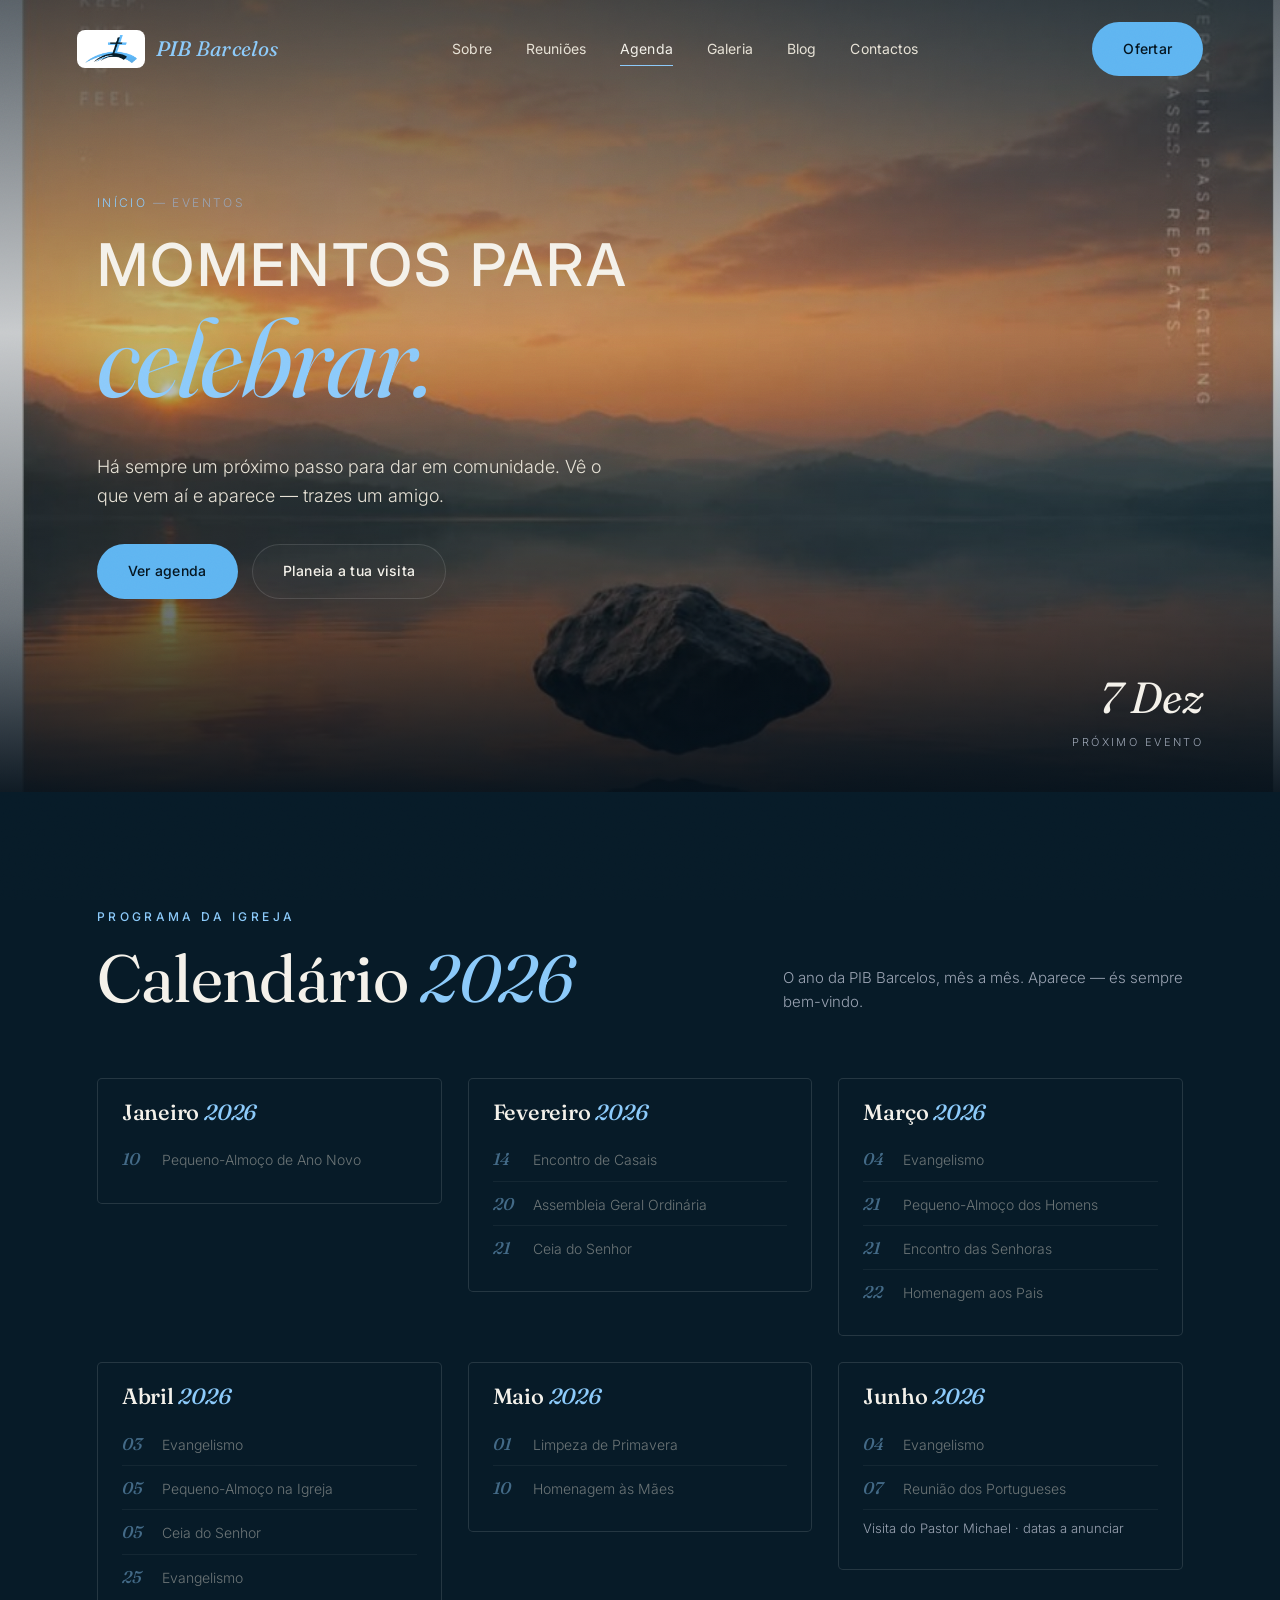
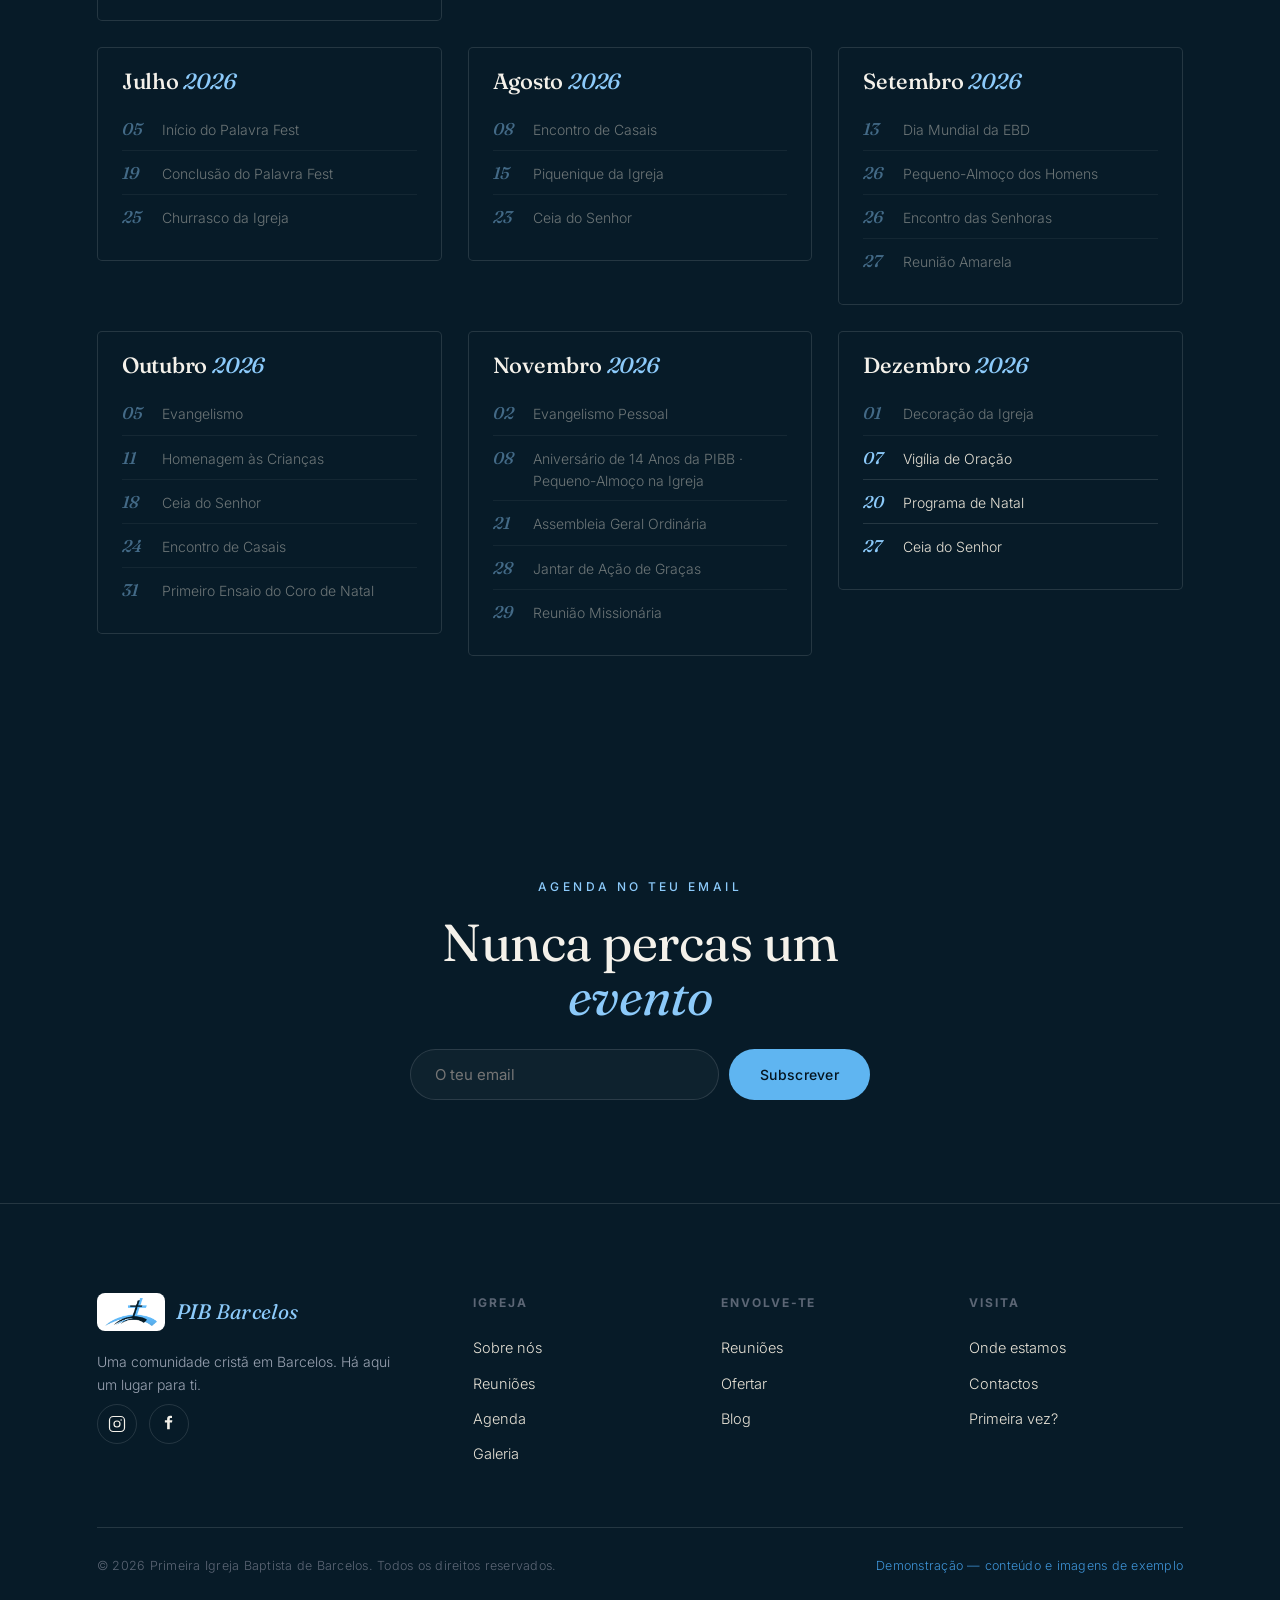
<file: eventos.html>
<!DOCTYPE html>
<html lang="pt">
<head>
<meta charset="UTF-8">
<meta name="viewport" content="width=device-width, initial-scale=1.0">
<title>Eventos · Primeira Igreja Baptista de Barcelos</title>
<meta name="description" content="Calendário 2026 da Primeira Igreja Baptista de Barcelos — eventos, encontros e celebrações.">
<link rel="icon" href="assets/img/favicon.png">
<link rel="preconnect" href="https://fonts.googleapis.com"><link rel="preconnect" href="https://fonts.gstatic.com" crossorigin>
<link href="https://fonts.googleapis.com/css2?family=Fraunces:ital,opsz,wght@0,9..144,400;0,9..144,500;0,9..144,600;1,9..144,400;1,9..144,500&family=Inter:wght@300;400;500;600&display=swap" rel="stylesheet">
<link rel="stylesheet" href="assets/style.css">
</head>
<body>
<header id="hdr"><nav class="nav">
  <a href="index.html" class="logo"><img src="assets/img/logo.png" alt="PIB Barcelos" class="logo-img"><span style="font-family:var(--serif)"><b>PIB</b> <span>Barcelos</span></span></a>
  <div class="nav-links"><a href="sobre.html">Sobre</a><a href="reunioes.html">Reuniões</a><a href="eventos.html" class="active">Agenda</a><a href="galeria.html">Galeria</a><a href="blog.html">Blog</a><a href="contactos.html">Contactos</a></div>
  <div class="nav-cta"><a href="ofertar.html" class="btn btn-solid">Ofertar</a>
  <button class="burger" id="burger" aria-label="Menu"><span></span><span></span><span></span></button></div>
</nav></header>
<div class="mobile-menu" id="mobileMenu"><a href="sobre.html">Sobre</a><a href="reunioes.html">Reuniões</a><a href="eventos.html" class="active">Agenda</a><a href="galeria.html">Galeria</a><a href="blog.html">Blog</a><a href="contactos.html">Contactos</a>
  <div class="mm-foot"><a href="ofertar.html" class="btn btn-solid" style="font-family:var(--sans);font-size:14px">Ofertar</a></div>
</div>
<main>
<section class="video-hero">
  <video autoplay muted loop playsinline poster="assets/img/lake.jpg">
    <source src="assets/video/lago.mp4" type="video/mp4">
  </video>
  <div class="wrap">
    <div class="crumb reveal in"><a href="index.html">Início</a> — Eventos</div>
    <h1 style="margin:0">
      <span class="vh-static reveal in">Momentos para</span>
      <span class="vh-rotator" id="vhRotator">
        <span class="on">celebrar.</span>
        <span>adorar.</span>
        <span>servir.</span>
        <span>pertencer.</span>
      </span>
    </h1>
    <p class="vh-sub">Há sempre um próximo passo para dar em comunidade. Vê o que vem aí e aparece — trazes um amigo.</p>
    <div class="vh-actions">
      <a href="#agenda" class="btn btn-solid">Ver agenda</a>
      <a href="contactos.html" class="btn btn-ghost">Planeia a tua visita</a>
    </div>
  </div>
  <div class="vh-count" id="proxEvento"><b></b><span>Próximo evento</span></div>
</section>
<section class="section" id="agenda"><div class="wrap">
  <div class="sec-head reveal"><div><span class="eyebrow">Programa da Igreja</span><h2>Calendário <em>2026</em></h2></div>
  <p>O ano da PIB Barcelos, mês a mês. Aparece — és sempre bem-vindo.</p></div>
  <div class="grid-3" id="agendaGrid" style="align-items:start"><div class="month-card reveal"><h3>Janeiro <em>2026</em></h3><div class="month-row"><b>10</b><span>Pequeno-Almoço de Ano Novo</span></div></div><div class="month-card reveal d1"><h3>Fevereiro <em>2026</em></h3><div class="month-row"><b>14</b><span>Encontro de Casais</span></div><div class="month-row"><b>20</b><span>Assembleia Geral Ordinária</span></div><div class="month-row"><b>21</b><span>Ceia do Senhor</span></div></div><div class="month-card reveal d2"><h3>Março <em>2026</em></h3><div class="month-row"><b>04</b><span>Evangelismo</span></div><div class="month-row"><b>21</b><span>Pequeno-Almoço dos Homens</span></div><div class="month-row"><b>21</b><span>Encontro das Senhoras</span></div><div class="month-row"><b>22</b><span>Homenagem aos Pais</span></div></div><div class="month-card reveal"><h3>Abril <em>2026</em></h3><div class="month-row"><b>03</b><span>Evangelismo</span></div><div class="month-row"><b>05</b><span>Pequeno-Almoço na Igreja</span></div><div class="month-row"><b>05</b><span>Ceia do Senhor</span></div><div class="month-row"><b>25</b><span>Evangelismo</span></div></div><div class="month-card reveal d1"><h3>Maio <em>2026</em></h3><div class="month-row"><b>01</b><span>Limpeza de Primavera</span></div><div class="month-row"><b>10</b><span>Homenagem às Mães</span></div></div><div class="month-card reveal d2"><h3>Junho <em>2026</em></h3><div class="month-row"><b>04</b><span>Evangelismo</span></div><div class="month-row"><b>07</b><span>Reunião dos Portugueses</span></div><div class="month-row note">Visita do Pastor Michael · datas a anunciar</div></div><div class="month-card reveal"><h3>Julho <em>2026</em></h3><div class="month-row"><b>05</b><span>Início do Palavra Fest</span></div><div class="month-row"><b>19</b><span>Conclusão do Palavra Fest</span></div><div class="month-row"><b>25</b><span>Churrasco da Igreja</span></div></div><div class="month-card reveal d1"><h3>Agosto <em>2026</em></h3><div class="month-row"><b>08</b><span>Encontro de Casais</span></div><div class="month-row"><b>15</b><span>Piquenique da Igreja</span></div><div class="month-row"><b>23</b><span>Ceia do Senhor</span></div></div><div class="month-card reveal d2"><h3>Setembro <em>2026</em></h3><div class="month-row"><b>13</b><span>Dia Mundial da EBD</span></div><div class="month-row"><b>26</b><span>Pequeno-Almoço dos Homens</span></div><div class="month-row"><b>26</b><span>Encontro das Senhoras</span></div><div class="month-row"><b>27</b><span>Reunião Amarela</span></div></div><div class="month-card reveal"><h3>Outubro <em>2026</em></h3><div class="month-row"><b>05</b><span>Evangelismo</span></div><div class="month-row"><b>11</b><span>Homenagem às Crianças</span></div><div class="month-row"><b>18</b><span>Ceia do Senhor</span></div><div class="month-row"><b>24</b><span>Encontro de Casais</span></div><div class="month-row"><b>31</b><span>Primeiro Ensaio do Coro de Natal</span></div></div><div class="month-card reveal d1"><h3>Novembro <em>2026</em></h3><div class="month-row"><b>02</b><span>Evangelismo Pessoal</span></div><div class="month-row"><b>08</b><span>Aniversário de 14 Anos da PIBB · Pequeno-Almoço na Igreja</span></div><div class="month-row"><b>21</b><span>Assembleia Geral Ordinária</span></div><div class="month-row"><b>28</b><span>Jantar de Ação de Graças</span></div><div class="month-row"><b>29</b><span>Reunião Missionária</span></div></div><div class="month-card reveal d2"><h3>Dezembro <em>2026</em></h3><div class="month-row"><b>01</b><span>Decoração da Igreja</span></div><div class="month-row"><b>07</b><span>Vigília de Oração</span></div><div class="month-row"><b>20</b><span>Programa de Natal</span></div><div class="month-row"><b>27</b><span>Ceia do Senhor</span></div></div></div>
</div></section>
<section class="news"><div class="wrap reveal"><span class="eyebrow">Agenda no teu email</span>
  <h2>Nunca percas um <em>evento</em></h2>
  <form class="news-form" onsubmit="return false"><input type="email" placeholder="O teu email">
  <button class="btn btn-solid" type="submit">Subscrever</button></form>
</div></section>
</main>
<footer><div class="wrap">
  <div class="foot-top">
    <div class="foot-brand">
      <a href="index.html" class="logo"><img src="assets/img/logo.png" alt="PIB Barcelos" class="logo-img"><span style="font-family:var(--serif)"><b>PIB</b> <span>Barcelos</span></span></a>
      <p>Uma comunidade cristã em Barcelos. Há aqui um lugar para ti.</p>
      <div class="socials">
        <a href="https://www.instagram.com/pib_barcelos/" target="_blank" rel="noopener" aria-label="Instagram"><svg width="18" height="18" viewBox="0 0 24 24" fill="none" stroke="currentColor" stroke-width="1.6"><rect x="2" y="2" width="20" height="20" rx="5"/><circle cx="12" cy="12" r="4"/><circle cx="17.5" cy="6.5" r="1" fill="currentColor" stroke="none"/></svg></a>
        <a href="https://www.facebook.com/pibbarcelos" target="_blank" rel="noopener" aria-label="Facebook"><svg width="18" height="18" viewBox="0 0 24 24" fill="currentColor"><path d="M13 10h3l.5-3H13V5.5c0-.8.3-1.5 1.5-1.5H16V1.4C15.7 1.3 14.8 1 13.6 1 11.2 1 9.5 2.4 9.5 5v2h-3v3h3v9h3.5z"/></svg></a>
        </div>
    </div>
    <div class="foot-col"><h5>Igreja</h5><a href="sobre.html">Sobre nós</a><a href="reunioes.html">Reuniões</a><a href="eventos.html">Agenda</a><a href="galeria.html">Galeria</a></div>
    <div class="foot-col"><h5>Envolve-te</h5><a href="reunioes.html">Reuniões</a><a href="ofertar.html">Ofertar</a><a href="blog.html">Blog</a></div>
    <div class="foot-col"><h5>Visita</h5><a href="contactos.html">Onde estamos</a><a href="contactos.html">Contactos</a><a href="#">Primeira vez?</a></div>
  </div>
  <div class="foot-bot"><span>© 2026 Primeira Igreja Baptista de Barcelos. Todos os direitos reservados.</span>
  <span class="demo">Demonstração — conteúdo e imagens de exemplo</span></div>
</div></footer>
<script src="assets/agenda.js"></script>
<script src="assets/app.js"></script>
</body>
</html>
</file>
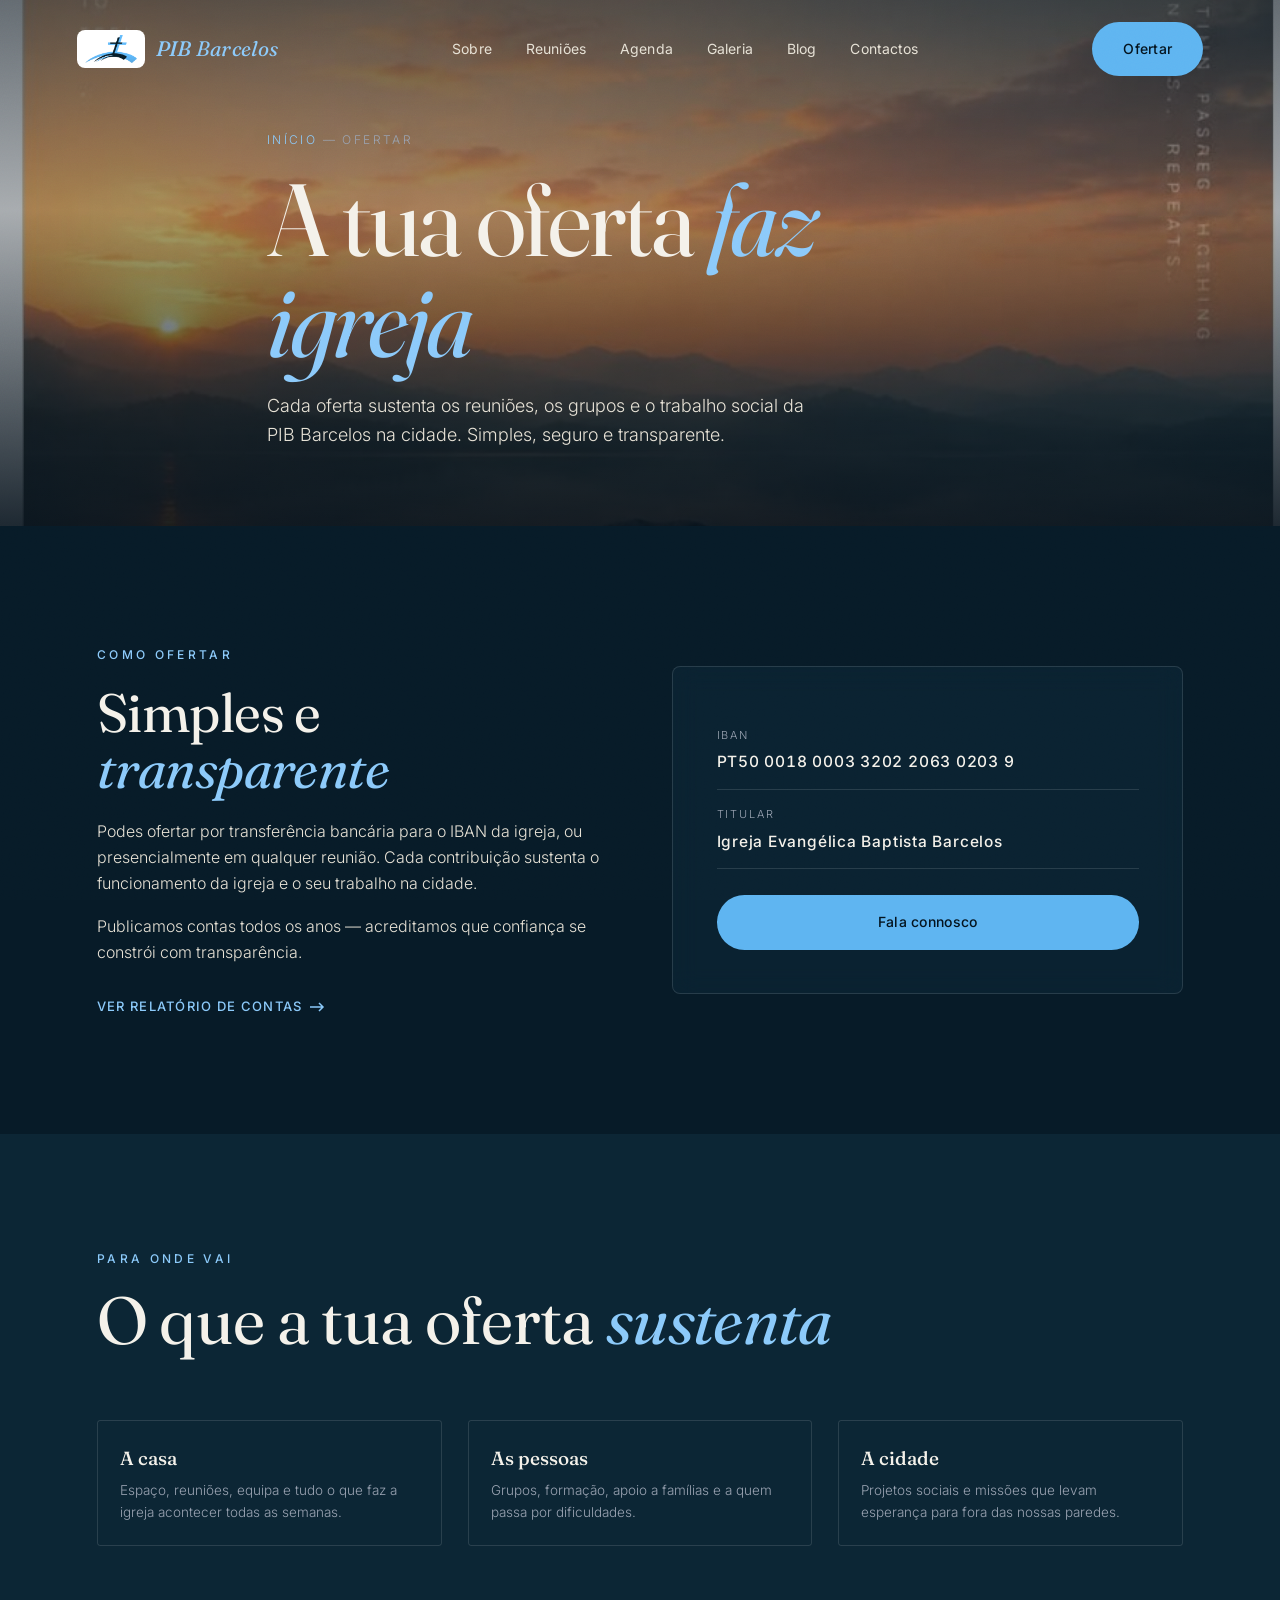
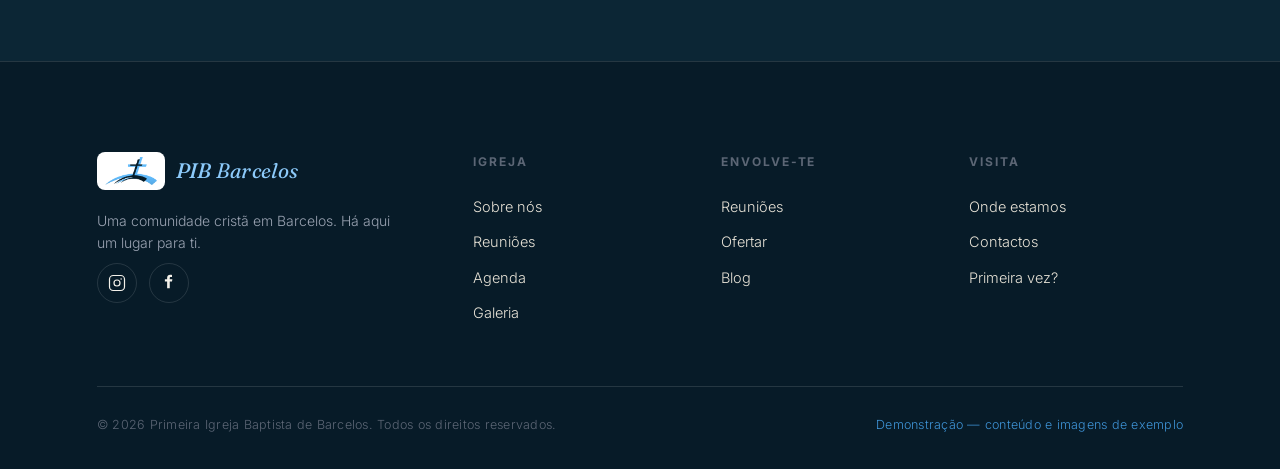
<file: ofertar.html>
<!DOCTYPE html>
<html lang="pt">
<head>
<meta charset="UTF-8">
<meta name="viewport" content="width=device-width, initial-scale=1.0">
<title>Ofertar · Primeira Igreja Baptista de Barcelos</title>
<meta name="description" content="Ofertas, dízimos e transparência na Primeira Igreja Baptista de Barcelos.">
<link rel="icon" href="assets/img/favicon.png">
<link rel="preconnect" href="https://fonts.googleapis.com"><link rel="preconnect" href="https://fonts.gstatic.com" crossorigin>
<link href="https://fonts.googleapis.com/css2?family=Fraunces:ital,opsz,wght@0,9..144,400;0,9..144,500;0,9..144,600;1,9..144,400;1,9..144,500&family=Inter:wght@300;400;500;600&display=swap" rel="stylesheet">
<link rel="stylesheet" href="assets/style.css">
</head>
<body>
<header id="hdr"><nav class="nav">
  <a href="index.html" class="logo"><img src="assets/img/logo.png" alt="PIB Barcelos" class="logo-img"><span style="font-family:var(--serif)"><b>PIB</b> <span>Barcelos</span></span></a>
  <div class="nav-links"><a href="sobre.html">Sobre</a><a href="reunioes.html">Reuniões</a><a href="eventos.html">Agenda</a><a href="galeria.html">Galeria</a><a href="blog.html">Blog</a><a href="contactos.html">Contactos</a></div>
  <div class="nav-cta"><a href="ofertar.html" class="btn btn-solid">Ofertar</a>
  <button class="burger" id="burger" aria-label="Menu"><span></span><span></span><span></span></button></div>
</nav></header>
<div class="mobile-menu" id="mobileMenu"><a href="sobre.html">Sobre</a><a href="reunioes.html">Reuniões</a><a href="eventos.html">Agenda</a><a href="galeria.html">Galeria</a><a href="blog.html">Blog</a><a href="contactos.html">Contactos</a>
  <div class="mm-foot"><a href="ofertar.html" class="btn btn-solid" style="font-family:var(--sans);font-size:14px">Ofertar</a></div>
</div>
<main>
<section class="page-hero">
  <div class="page-hero-bg"><img src="assets/img/lake.jpg" alt=""></div>
  <div class="wrap page-hero-inner">
    <div class="crumb reveal in"><a href="index.html">Início</a> — Ofertar</div>
    <h1 class="reveal in">A tua oferta <em>faz igreja</em></h1>
    <p class="reveal in d1">Cada oferta sustenta os reuniões, os grupos e o trabalho social da PIB Barcelos na cidade. Simples, seguro e transparente.</p>
  </div>
</section>
<section class="section"><div class="wrap"><div class="two">
  <div>
    <span class="eyebrow reveal">Como ofertar</span>
    <h2 class="reveal d1" style="font-size:clamp(30px,4.4vw,54px);margin:18px 0 22px">Simples e <em style="font-style:italic;color:var(--amber2)">transparente</em></h2>
    <div class="prose reveal d1"><p>Podes ofertar por transferência bancária para o IBAN da igreja, ou presencialmente em qualquer reunião. Cada contribuição sustenta o funcionamento da igreja e o seu trabalho na cidade.</p>
    <p>Publicamos contas todos os anos — acreditamos que confiança se constrói com transparência.</p></div>
    <div style="margin-top:28px" class="reveal d2"><a href="#" class="link-u">Ver relatório de contas <svg width="16" height="10" viewBox="0 0 16 10" fill="none"><path d="M1 5h13M10 1l4 4-4 4" stroke="currentColor" stroke-width="1.5"/></svg></a></div>
  </div>
  <div class="give-card reveal d1">
    
    
    <div class="give-line"><span>IBAN</span><b>PT50 0018 0003 3202 2063 0203 9</b></div>
    <div class="give-line"><span>Titular</span><b>Igreja Evangélica Baptista Barcelos</b></div>
    <a href="contactos.html" class="btn btn-solid">Fala connosco</a>
  </div>
</div></div></section>

<section class="section alt"><div class="wrap">
  <div class="sec-head reveal"><div><span class="eyebrow">Para onde vai</span><h2>O que a tua oferta <em>sustenta</em></h2></div></div>
  <div class="grid-3">
    <div class="pillar reveal"><h4>A casa</h4><p>Espaço, reuniões, equipa e tudo o que faz a igreja acontecer todas as semanas.</p></div>
    <div class="pillar reveal d1"><h4>As pessoas</h4><p>Grupos, formação, apoio a famílias e a quem passa por dificuldades.</p></div>
    <div class="pillar reveal d2"><h4>A cidade</h4><p>Projetos sociais e missões que levam esperança para fora das nossas paredes.</p></div>
  </div>
</div></section>
</main>
<footer><div class="wrap">
  <div class="foot-top">
    <div class="foot-brand">
      <a href="index.html" class="logo"><img src="assets/img/logo.png" alt="PIB Barcelos" class="logo-img"><span style="font-family:var(--serif)"><b>PIB</b> <span>Barcelos</span></span></a>
      <p>Uma comunidade cristã em Barcelos. Há aqui um lugar para ti.</p>
      <div class="socials">
        <a href="https://www.instagram.com/pib_barcelos/" target="_blank" rel="noopener" aria-label="Instagram"><svg width="18" height="18" viewBox="0 0 24 24" fill="none" stroke="currentColor" stroke-width="1.6"><rect x="2" y="2" width="20" height="20" rx="5"/><circle cx="12" cy="12" r="4"/><circle cx="17.5" cy="6.5" r="1" fill="currentColor" stroke="none"/></svg></a>
        <a href="https://www.facebook.com/pibbarcelos" target="_blank" rel="noopener" aria-label="Facebook"><svg width="18" height="18" viewBox="0 0 24 24" fill="currentColor"><path d="M13 10h3l.5-3H13V5.5c0-.8.3-1.5 1.5-1.5H16V1.4C15.7 1.3 14.8 1 13.6 1 11.2 1 9.5 2.4 9.5 5v2h-3v3h3v9h3.5z"/></svg></a>
        </div>
    </div>
    <div class="foot-col"><h5>Igreja</h5><a href="sobre.html">Sobre nós</a><a href="reunioes.html">Reuniões</a><a href="eventos.html">Agenda</a><a href="galeria.html">Galeria</a></div>
    <div class="foot-col"><h5>Envolve-te</h5><a href="reunioes.html">Reuniões</a><a href="ofertar.html">Ofertar</a><a href="blog.html">Blog</a></div>
    <div class="foot-col"><h5>Visita</h5><a href="contactos.html">Onde estamos</a><a href="contactos.html">Contactos</a><a href="#">Primeira vez?</a></div>
  </div>
  <div class="foot-bot"><span>© 2026 Primeira Igreja Baptista de Barcelos. Todos os direitos reservados.</span>
  <span class="demo">Demonstração — conteúdo e imagens de exemplo</span></div>
</div></footer>
<script src="assets/app.js"></script>
</body>
</html>
</file>
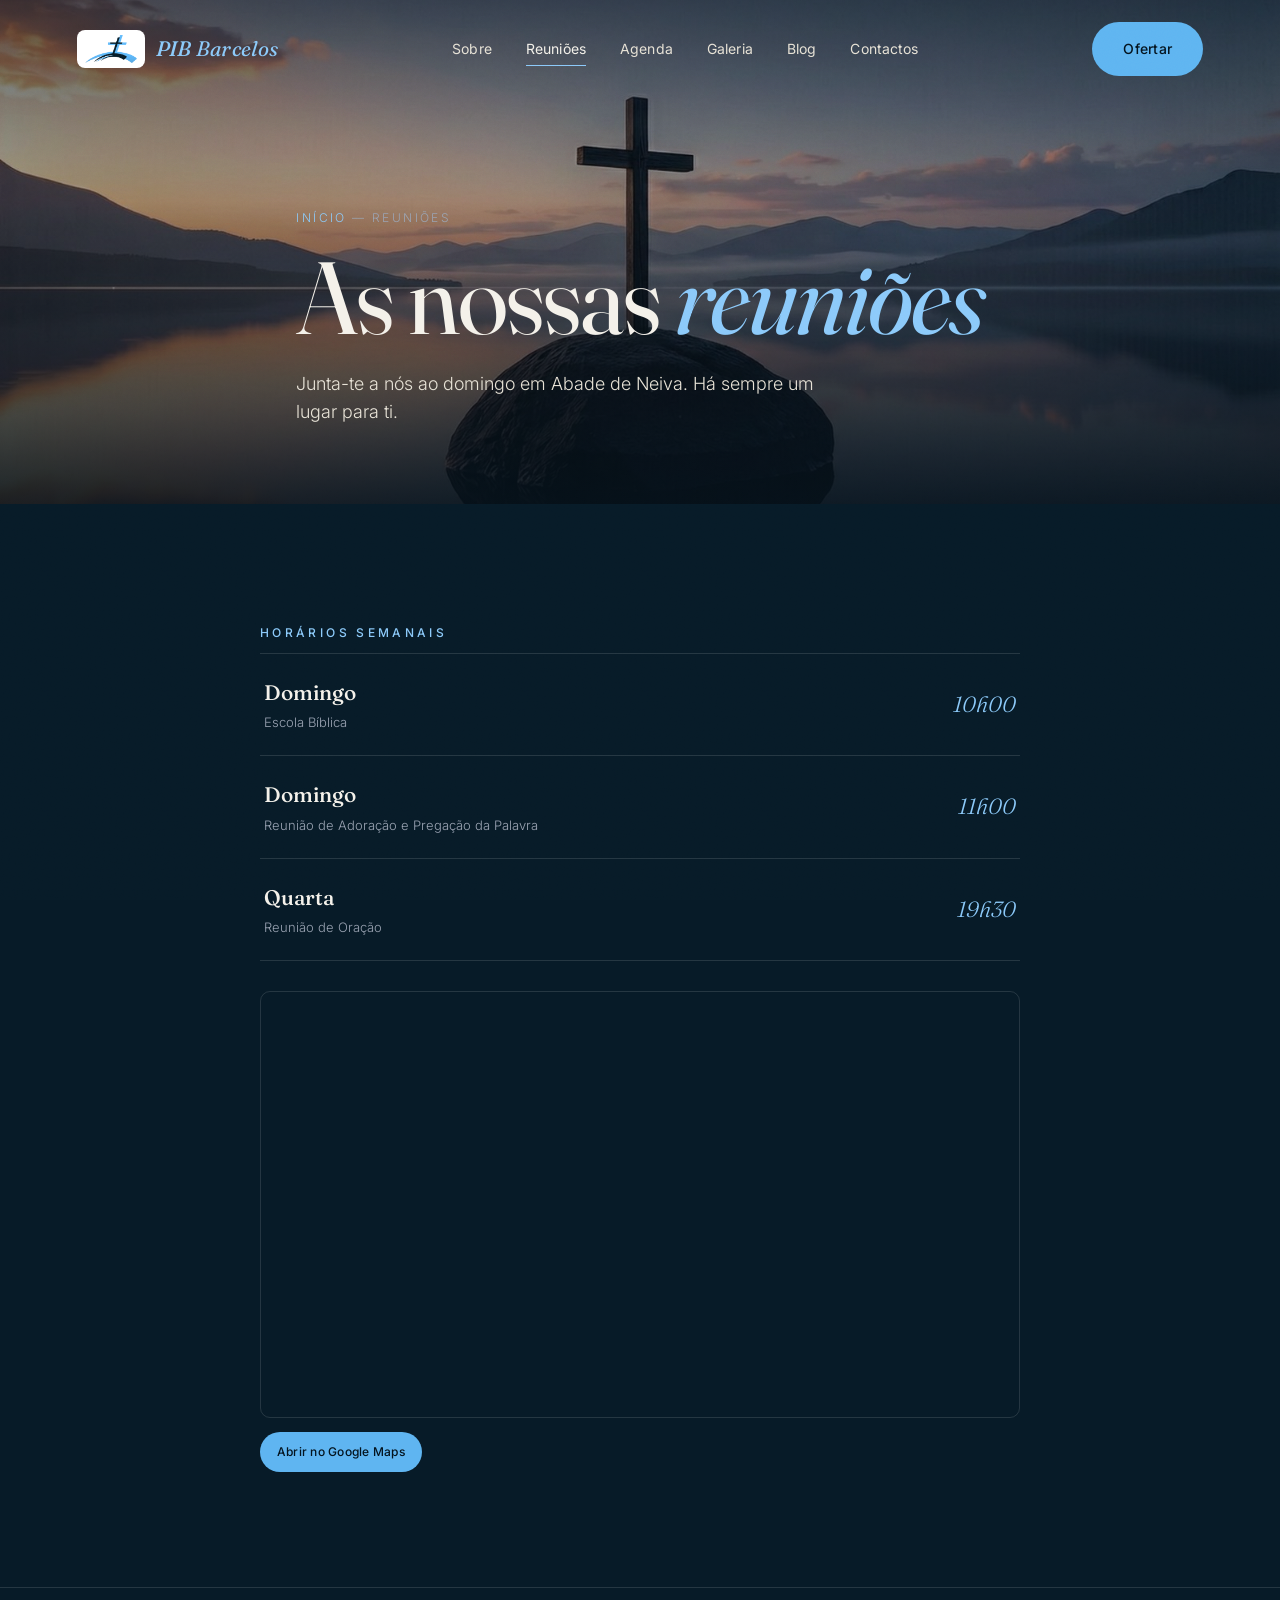
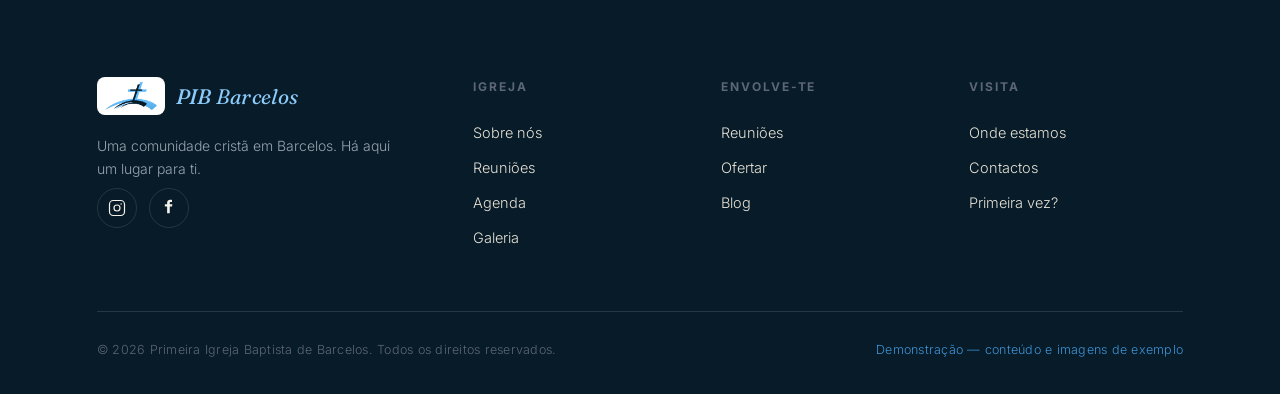
<file: reunioes.html>
<!DOCTYPE html>
<html lang="pt">
<head>
<meta charset="UTF-8">
<meta name="viewport" content="width=device-width, initial-scale=1.0">
<title>Reuniões · Primeira Igreja Baptista de Barcelos</title>
<meta name="description" content="Horários das reuniões da Primeira Igreja Baptista de Barcelos, em Abade de Neiva.">
<link rel="icon" href="assets/img/favicon.png">
<link rel="preconnect" href="https://fonts.googleapis.com"><link rel="preconnect" href="https://fonts.gstatic.com" crossorigin>
<link href="https://fonts.googleapis.com/css2?family=Fraunces:ital,opsz,wght@0,9..144,400;0,9..144,500;0,9..144,600;1,9..144,400;1,9..144,500&family=Inter:wght@300;400;500;600&display=swap" rel="stylesheet">
<link rel="stylesheet" href="assets/style.css">
</head>
<body>
<header id="hdr"><nav class="nav">
  <a href="index.html" class="logo"><img src="assets/img/logo.png" alt="PIB Barcelos" class="logo-img"><span style="font-family:var(--serif)"><b>PIB</b> <span>Barcelos</span></span></a>
  <div class="nav-links"><a href="sobre.html">Sobre</a><a href="reunioes.html" class="active">Reuniões</a><a href="eventos.html">Agenda</a><a href="galeria.html">Galeria</a><a href="blog.html">Blog</a><a href="contactos.html">Contactos</a></div>
  <div class="nav-cta"><a href="ofertar.html" class="btn btn-solid">Ofertar</a>
  <button class="burger" id="burger" aria-label="Menu"><span></span><span></span><span></span></button></div>
</nav></header>
<div class="mobile-menu" id="mobileMenu"><a href="sobre.html">Sobre</a><a href="reunioes.html" class="active">Reuniões</a><a href="eventos.html">Agenda</a><a href="galeria.html">Galeria</a><a href="blog.html">Blog</a><a href="contactos.html">Contactos</a>
  <div class="mm-foot"><a href="ofertar.html" class="btn btn-solid" style="font-family:var(--sans);font-size:14px">Ofertar</a></div>
</div>
<main>
<section class="page-hero">
  <div class="page-hero-bg kenburns"><img src="assets/img/cruz.jpg" alt="Cruz sobre o lago ao amanhecer"></div>
  <div class="wrap page-hero-inner">
    <div class="crumb reveal in"><a href="index.html">Início</a> — Reuniões</div>
    <h1 class="reveal in">As nossas <em>reuniões</em></h1>
    <p class="reveal in d1">Junta-te a nós ao domingo em Abade de Neiva. Há sempre um lugar para ti.</p>
  </div>
</section>
<section class="section"><div class="wrap"><div style="max-width:760px;margin:0 auto">
  <div><div class="sched-head reveal"><span class="eyebrow">Horários semanais</span></div><div class="sched reveal d1">
  <div class="sched-row"><div><div class="sched-day">Domingo</div><div class="sched-name">Escola Bíblica</div></div><div class="sched-time">10h00</div></div>
  <div class="sched-row"><div><div class="sched-day">Domingo</div><div class="sched-name">Reunião de Adoração e Pregação da Palavra</div></div><div class="sched-time">11h00</div></div>
  <div class="sched-row"><div><div class="sched-day">Quarta</div><div class="sched-name">Reunião de Oração</div></div><div class="sched-time">19h30</div></div>
</div>
  <div style="margin-top:30px" class="reveal d1">
  <div style="position:relative;border-radius:10px;overflow:hidden;aspect-ratio:16/9;border:1px solid var(--line)">
    <iframe src="https://www.google.com/maps?q=Igreja+Evang%C3%A9lica+Baptista+de+Barcelos,+Abade+de+Neiva,+Barcelos&output=embed&hl=pt" style="position:absolute;inset:0;width:100%;height:100%;border:0" loading="lazy" allowfullscreen referrerpolicy="no-referrer-when-downgrade" title="Mapa — Primeira Igreja Baptista de Barcelos"></iframe>
  </div>
  <div style="margin-top:14px"><a href="https://maps.google.com/?cid=12698499573186798087" target="_blank" rel="noopener" class="btn btn-solid" style="font-size:12px;padding:9px 16px">Abrir no Google Maps</a></div>
</div></div>
</div></div></section>

</main>
<footer><div class="wrap">
  <div class="foot-top">
    <div class="foot-brand">
      <a href="index.html" class="logo"><img src="assets/img/logo.png" alt="PIB Barcelos" class="logo-img"><span style="font-family:var(--serif)"><b>PIB</b> <span>Barcelos</span></span></a>
      <p>Uma comunidade cristã em Barcelos. Há aqui um lugar para ti.</p>
      <div class="socials">
        <a href="https://www.instagram.com/pib_barcelos/" target="_blank" rel="noopener" aria-label="Instagram"><svg width="18" height="18" viewBox="0 0 24 24" fill="none" stroke="currentColor" stroke-width="1.6"><rect x="2" y="2" width="20" height="20" rx="5"/><circle cx="12" cy="12" r="4"/><circle cx="17.5" cy="6.5" r="1" fill="currentColor" stroke="none"/></svg></a>
        <a href="https://www.facebook.com/pibbarcelos" target="_blank" rel="noopener" aria-label="Facebook"><svg width="18" height="18" viewBox="0 0 24 24" fill="currentColor"><path d="M13 10h3l.5-3H13V5.5c0-.8.3-1.5 1.5-1.5H16V1.4C15.7 1.3 14.8 1 13.6 1 11.2 1 9.5 2.4 9.5 5v2h-3v3h3v9h3.5z"/></svg></a>
        </div>
    </div>
    <div class="foot-col"><h5>Igreja</h5><a href="sobre.html">Sobre nós</a><a href="reunioes.html">Reuniões</a><a href="eventos.html">Agenda</a><a href="galeria.html">Galeria</a></div>
    <div class="foot-col"><h5>Envolve-te</h5><a href="reunioes.html">Reuniões</a><a href="ofertar.html">Ofertar</a><a href="blog.html">Blog</a></div>
    <div class="foot-col"><h5>Visita</h5><a href="contactos.html">Onde estamos</a><a href="contactos.html">Contactos</a><a href="#">Primeira vez?</a></div>
  </div>
  <div class="foot-bot"><span>© 2026 Primeira Igreja Baptista de Barcelos. Todos os direitos reservados.</span>
  <span class="demo">Demonstração — conteúdo e imagens de exemplo</span></div>
</div></footer>
<script src="assets/app.js"></script>
</body>
</html>
</file>
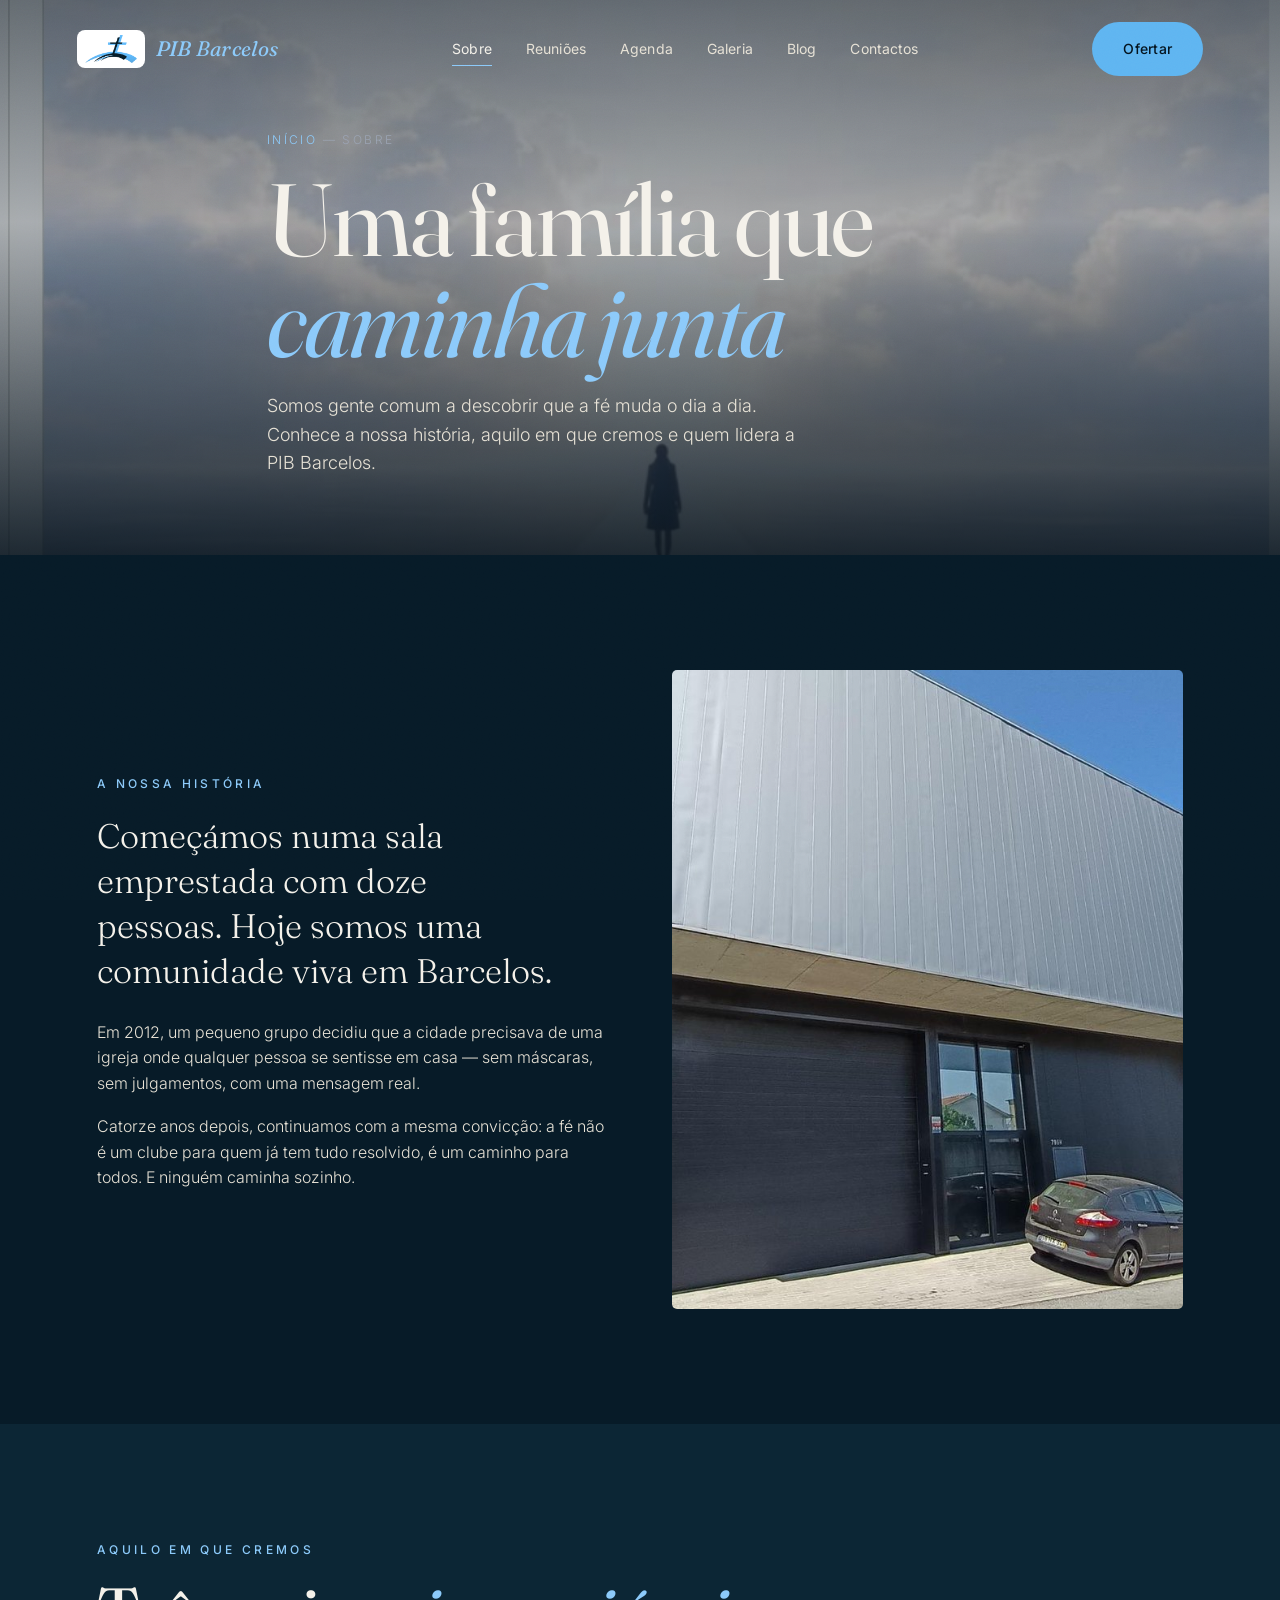
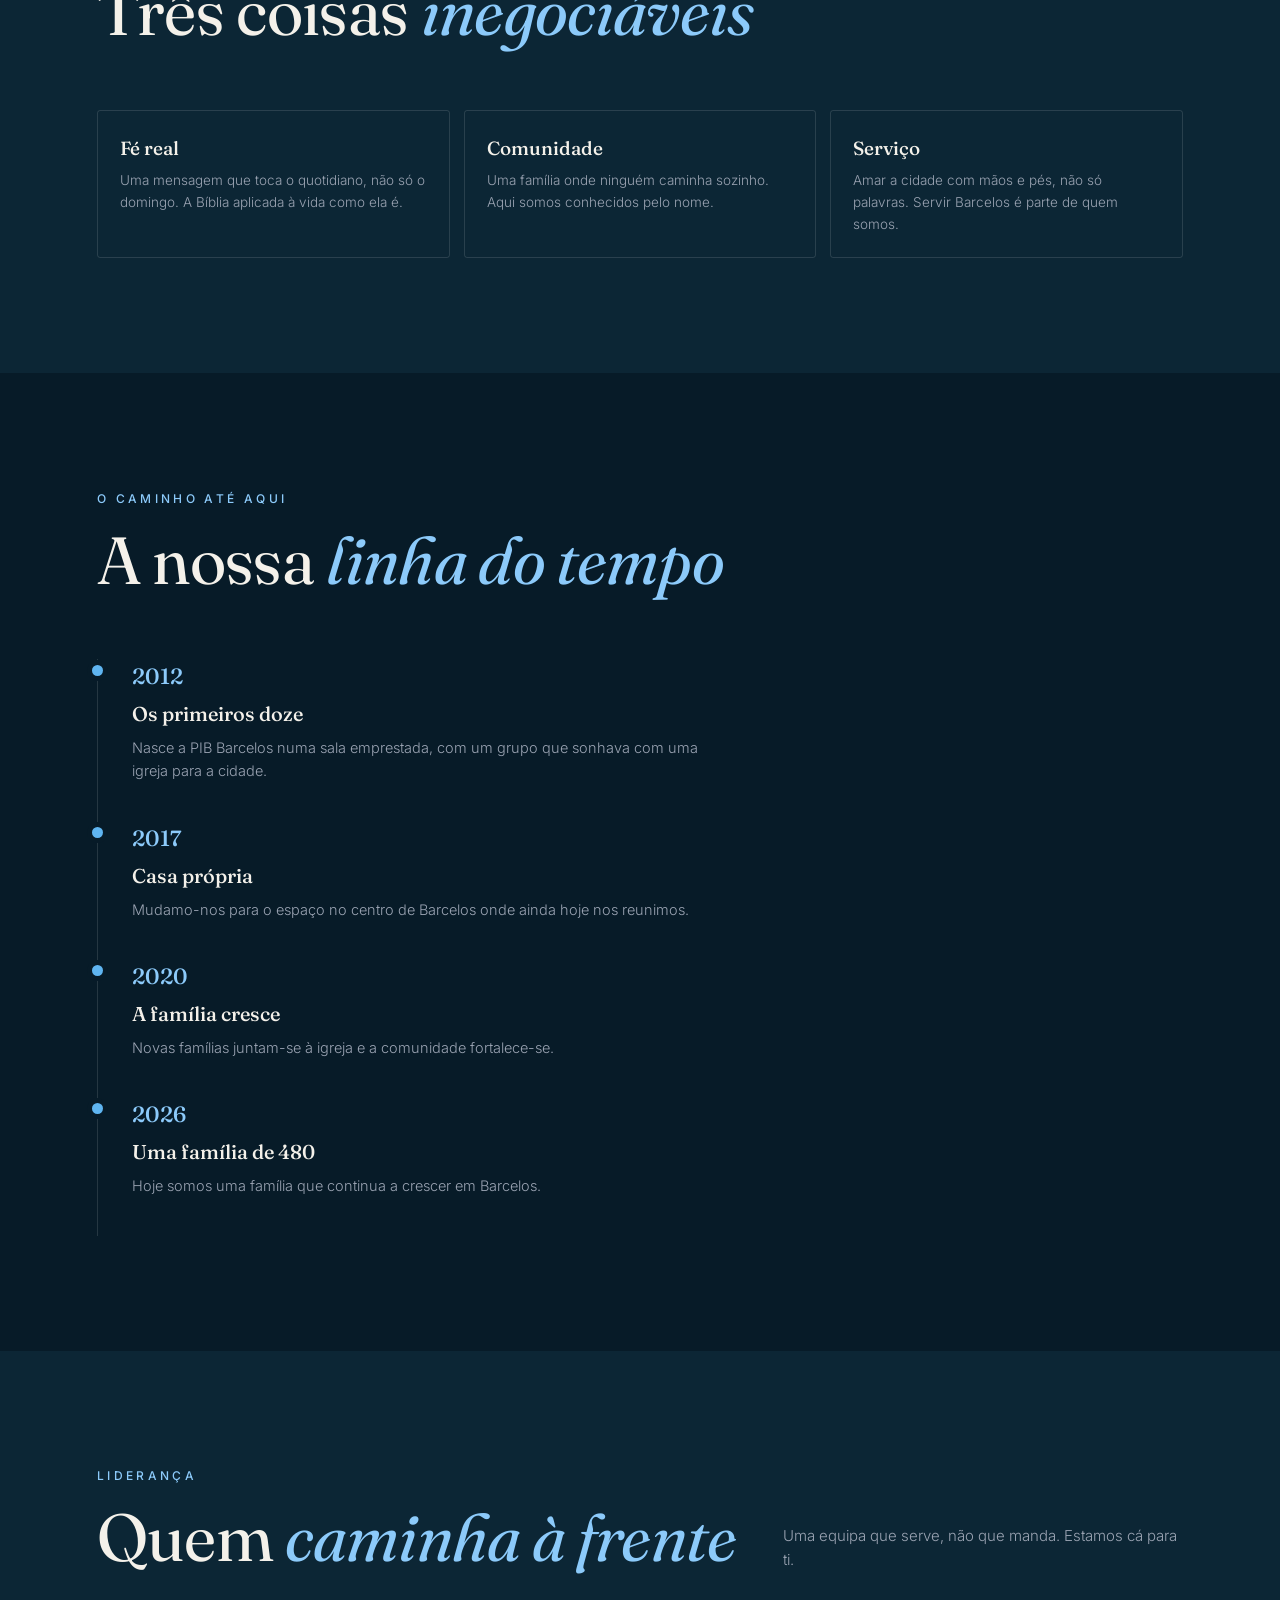
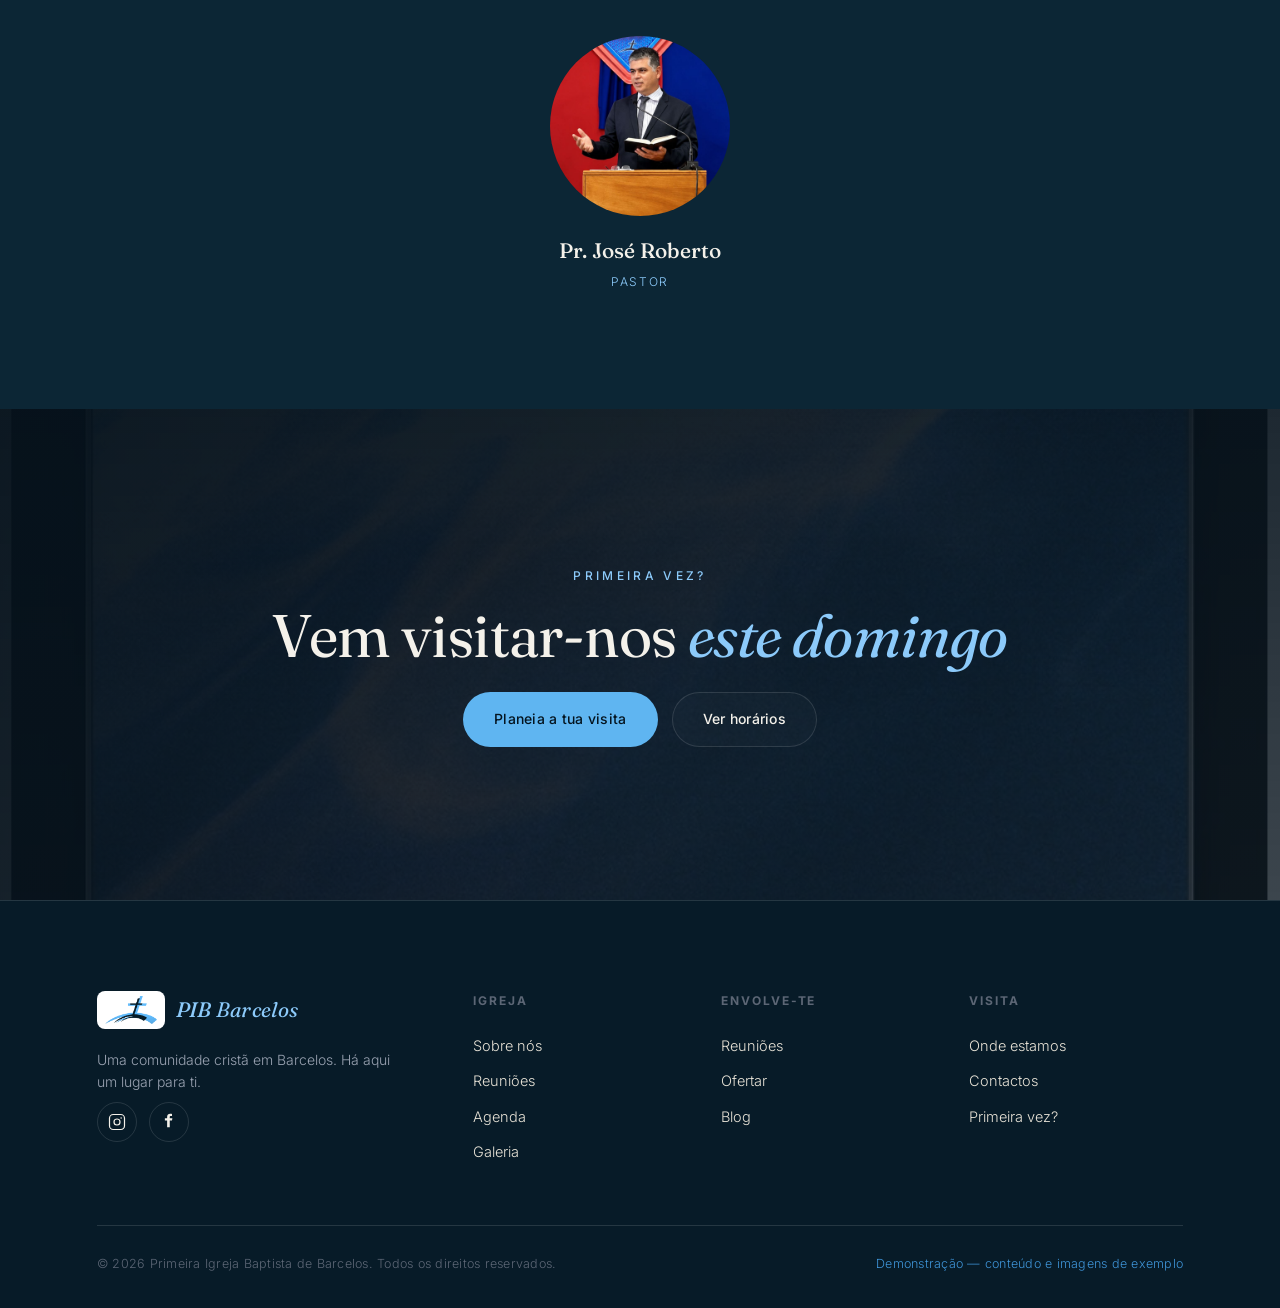
<file: sobre.html>
<!DOCTYPE html>
<html lang="pt">
<head>
<meta charset="UTF-8">
<meta name="viewport" content="width=device-width, initial-scale=1.0">
<title>Sobre · Primeira Igreja Baptista de Barcelos</title>
<meta name="description" content="A história, os valores e a liderança da Primeira Igreja Baptista de Barcelos em Barcelos.">
<link rel="icon" href="assets/img/favicon.png">
<link rel="preconnect" href="https://fonts.googleapis.com"><link rel="preconnect" href="https://fonts.gstatic.com" crossorigin>
<link href="https://fonts.googleapis.com/css2?family=Fraunces:ital,opsz,wght@0,9..144,400;0,9..144,500;0,9..144,600;1,9..144,400;1,9..144,500&family=Inter:wght@300;400;500;600&display=swap" rel="stylesheet">
<link rel="stylesheet" href="assets/style.css">
</head>
<body>
<header id="hdr"><nav class="nav">
  <a href="index.html" class="logo"><img src="assets/img/logo.png" alt="PIB Barcelos" class="logo-img"><span style="font-family:var(--serif)"><b>PIB</b> <span>Barcelos</span></span></a>
  <div class="nav-links"><a href="sobre.html" class="active">Sobre</a><a href="reunioes.html">Reuniões</a><a href="eventos.html">Agenda</a><a href="galeria.html">Galeria</a><a href="blog.html">Blog</a><a href="contactos.html">Contactos</a></div>
  <div class="nav-cta"><a href="ofertar.html" class="btn btn-solid">Ofertar</a>
  <button class="burger" id="burger" aria-label="Menu"><span></span><span></span><span></span></button></div>
</nav></header>
<div class="mobile-menu" id="mobileMenu"><a href="sobre.html" class="active">Sobre</a><a href="reunioes.html">Reuniões</a><a href="eventos.html">Agenda</a><a href="galeria.html">Galeria</a><a href="blog.html">Blog</a><a href="contactos.html">Contactos</a>
  <div class="mm-foot"><a href="ofertar.html" class="btn btn-solid" style="font-family:var(--sans);font-size:14px">Ofertar</a></div>
</div>
<main>
<section class="page-hero">
  <div class="page-hero-bg"><img src="assets/img/horizon.jpg" alt=""></div>
  <div class="wrap page-hero-inner">
    <div class="crumb reveal in"><a href="index.html">Início</a> — Sobre</div>
    <h1 class="reveal in">Uma família que <em>caminha junta</em></h1>
    <p class="reveal in d1">Somos gente comum a descobrir que a fé muda o dia a dia. Conhece a nossa história, aquilo em que cremos e quem lidera a PIB Barcelos.</p>
  </div>
</section>
<section class="section"><div class="wrap two">
  <div class="reveal"><span class="eyebrow">A nossa história</span>
    <p class="lead" style="margin:18px 0 26px">Começámos numa sala emprestada com doze pessoas. Hoje somos uma comunidade viva em Barcelos.</p>
    <div class="prose"><p>Em 2012, um pequeno grupo decidiu que a cidade precisava de uma igreja onde qualquer pessoa se sentisse em casa — sem máscaras, sem julgamentos, com uma mensagem real.</p>
    <p>Catorze anos depois, continuamos com a mesma convicção: a fé não é um clube para quem já tem tudo resolvido, é um caminho para todos. E ninguém caminha sozinho.</p></div>
  </div>
  <div class="tile-img reveal d1"><img src="assets/img/fachada.jpg" alt="Edifício da PIB Barcelos" style="object-position:center"></div>
</div></section>

<section class="section alt"><div class="wrap">
  <div class="sec-head reveal"><div><span class="eyebrow">Aquilo em que cremos</span><h2>Três coisas <em>inegociáveis</em></h2></div></div>
  <div class="pillars reveal d1" style="margin-top:0">
    <div class="pillar"><h4>Fé real</h4><p>Uma mensagem que toca o quotidiano, não só o domingo. A Bíblia aplicada à vida como ela é.</p></div>
    <div class="pillar"><h4>Comunidade</h4><p>Uma família onde ninguém caminha sozinho. Aqui somos conhecidos pelo nome.</p></div>
    <div class="pillar"><h4>Serviço</h4><p>Amar a cidade com mãos e pés, não só palavras. Servir Barcelos é parte de quem somos.</p></div>
  </div>
</div></section>

<section class="section"><div class="wrap">
  <div class="sec-head reveal"><div><span class="eyebrow">O caminho até aqui</span><h2>A nossa <em>linha do tempo</em></h2></div></div>
  <div class="tl reveal d1">
    <div class="tl-item"><b>2012</b><h4>Os primeiros doze</h4><p>Nasce a PIB Barcelos numa sala emprestada, com um grupo que sonhava com uma igreja para a cidade.</p></div>
    <div class="tl-item"><b>2017</b><h4>Casa própria</h4><p>Mudamo-nos para o espaço no centro de Barcelos onde ainda hoje nos reunimos.</p></div>
    <div class="tl-item"><b>2020</b><h4>A família cresce</h4><p>Novas famílias juntam-se à igreja e a comunidade fortalece-se.</p></div>
    <div class="tl-item"><b>2026</b><h4>Uma família de 480</h4><p>Hoje somos uma família que continua a crescer em Barcelos.</p></div>
  </div>
</div></section>

<section class="section alt"><div class="wrap">
  <div class="sec-head reveal"><div><span class="eyebrow">Liderança</span><h2>Quem <em>caminha à frente</em></h2></div>
  <p>Uma equipa que serve, não que manda. Estamos cá para ti.</p></div>
  <div style="max-width:280px;margin:0 auto">
    <div class="leader reveal"><div class="ph"><img src="assets/img/pastor.jpg" alt="Pr. José Roberto"></div><h4>Pr. José Roberto</h4><span>Pastor</span></div>
  </div>
</div></section>

<section class="doar" style="min-height:auto"><div class="doar-bg"><img src="assets/img/sky-grace.jpg" alt=""></div>
  <div class="wrap" style="text-align:center"><span class="eyebrow reveal">Primeira vez?</span>
  <h2 class="reveal d1" style="font-size:clamp(30px,5vw,60px);font-family:var(--serif);margin:16px 0 26px">Vem visitar-nos <em style="font-style:italic;color:var(--amber2)">este domingo</em></h2>
  <div class="reveal d1" style="display:flex;gap:14px;justify-content:center;flex-wrap:wrap">
    <a href="contactos.html" class="btn btn-solid">Planeia a tua visita</a>
    <a href="reunioes.html" class="btn btn-ghost">Ver horários</a></div>
</div></section>
</main>
<footer><div class="wrap">
  <div class="foot-top">
    <div class="foot-brand">
      <a href="index.html" class="logo"><img src="assets/img/logo.png" alt="PIB Barcelos" class="logo-img"><span style="font-family:var(--serif)"><b>PIB</b> <span>Barcelos</span></span></a>
      <p>Uma comunidade cristã em Barcelos. Há aqui um lugar para ti.</p>
      <div class="socials">
        <a href="https://www.instagram.com/pib_barcelos/" target="_blank" rel="noopener" aria-label="Instagram"><svg width="18" height="18" viewBox="0 0 24 24" fill="none" stroke="currentColor" stroke-width="1.6"><rect x="2" y="2" width="20" height="20" rx="5"/><circle cx="12" cy="12" r="4"/><circle cx="17.5" cy="6.5" r="1" fill="currentColor" stroke="none"/></svg></a>
        <a href="https://www.facebook.com/pibbarcelos" target="_blank" rel="noopener" aria-label="Facebook"><svg width="18" height="18" viewBox="0 0 24 24" fill="currentColor"><path d="M13 10h3l.5-3H13V5.5c0-.8.3-1.5 1.5-1.5H16V1.4C15.7 1.3 14.8 1 13.6 1 11.2 1 9.5 2.4 9.5 5v2h-3v3h3v9h3.5z"/></svg></a>
        </div>
    </div>
    <div class="foot-col"><h5>Igreja</h5><a href="sobre.html">Sobre nós</a><a href="reunioes.html">Reuniões</a><a href="eventos.html">Agenda</a><a href="galeria.html">Galeria</a></div>
    <div class="foot-col"><h5>Envolve-te</h5><a href="reunioes.html">Reuniões</a><a href="ofertar.html">Ofertar</a><a href="blog.html">Blog</a></div>
    <div class="foot-col"><h5>Visita</h5><a href="contactos.html">Onde estamos</a><a href="contactos.html">Contactos</a><a href="#">Primeira vez?</a></div>
  </div>
  <div class="foot-bot"><span>© 2026 Primeira Igreja Baptista de Barcelos. Todos os direitos reservados.</span>
  <span class="demo">Demonstração — conteúdo e imagens de exemplo</span></div>
</div></footer>
<script src="assets/app.js"></script>
</body>
</html>
</file>
<file: assets/style.css>
:root{
  --ink:#071b28; --ink2:#0c2635; --ink3:#133449;
  --cream:#f4f1ea; --cream-d:#e7e2d6;
  --amber:#5fb5f1; --amber2:#8ccafa; --amber-d:#3e93d6;
  --muted:#9aa3b2; --muted-d:#5c6675;
  --line:rgba(255,255,255,.12); --line-d:rgba(12,15,22,.12);
  --serif:'Fraunces',Georgia,serif; --sans:'Inter',system-ui,sans-serif;
  --ease:cubic-bezier(.22,.61,.36,1);
  --pad:clamp(22px,6vw,110px);
}
*{margin:0;padding:0;box-sizing:border-box}
html{scroll-behavior:smooth}
body{font-family:var(--sans);background:var(--ink);color:var(--cream);
  -webkit-font-smoothing:antialiased;overflow-x:hidden;line-height:1.6;font-weight:300}
img{display:block;max-width:100%}
a{color:inherit;text-decoration:none}
h1,h2,h3{font-family:var(--serif);font-weight:400;line-height:1.04;letter-spacing:-.01em}
::selection{background:var(--amber);color:var(--ink)}

/* film grain overlay */
body::after{content:"";position:fixed;inset:0;z-index:9998;pointer-events:none;opacity:.05;
  background-image:url("data:image/svg+xml,%3Csvg xmlns='http://www.w3.org/2000/svg' width='120' height='120'%3E%3Cfilter id='n'%3E%3CfeTurbulence type='fractalNoise' baseFrequency='.85' numOctaves='2'/%3E%3C/filter%3E%3Crect width='100%25' height='100%25' filter='url(%23n)'/%3E%3C/svg%3E");
  mix-blend-mode:overlay}

.wrap{max-width:1240px;margin:0 auto;padding-left:var(--pad);padding-right:var(--pad)}
.eyebrow{font-family:var(--sans);font-size:12px;font-weight:500;letter-spacing:.28em;
  text-transform:uppercase;color:var(--amber2)}
.eyebrow.dark{color:var(--amber-d)}

/* buttons */
.btn{display:inline-flex;align-items:center;gap:.6em;font-family:var(--sans);font-size:14px;
  font-weight:500;letter-spacing:.02em;padding:15px 30px;border-radius:100px;cursor:pointer;
  border:1px solid transparent;transition:.35s var(--ease);white-space:nowrap}
.btn-solid{background:var(--amber);color:#04141f}
.btn-solid:hover{background:var(--amber2);transform:translateY(-2px)}
.btn-ghost{border-color:var(--line);color:var(--cream);background:rgba(255,255,255,.02)}
.btn-ghost:hover{border-color:var(--cream);background:rgba(255,255,255,.06)}
.btn-ghost.dark{border-color:var(--line-d);color:var(--ink)}
.btn-ghost.dark:hover{border-color:var(--ink);background:rgba(12,15,22,.04)}
.link-u{font-family:var(--sans);font-size:13px;font-weight:500;letter-spacing:.1em;
  text-transform:uppercase;display:inline-flex;align-items:center;gap:.5em;color:var(--amber2)}
.link-u svg{transition:transform .35s var(--ease)}
.link-u:hover svg{transform:translateX(5px)}

/* ============ NAV ============ */
header{position:fixed;top:0;left:0;right:0;z-index:1000;transition:.4s var(--ease)}
.nav{display:flex;align-items:center;justify-content:space-between;
  padding:22px var(--pad);transition:.4s var(--ease)}
header.scrolled{background:rgba(6,20,31,.82);backdrop-filter:blur(16px);
  border-bottom:1px solid var(--line)}
header.scrolled .nav{padding-top:15px;padding-bottom:15px}
.logo{display:flex;align-items:center;gap:11px;font-family:var(--serif);font-size:21px;letter-spacing:.01em}
.logo b{font-weight:500}.logo span{font-style:italic;color:var(--amber2);font-weight:400}
.logo svg{flex-shrink:0}
.nav-links{display:flex;align-items:center;gap:34px}
.nav-links a{font-family:var(--sans);font-size:14px;font-weight:400;color:var(--cream-d);
  letter-spacing:.01em;position:relative;transition:.3s}
.nav-links a::after{content:"";position:absolute;left:0;bottom:-6px;width:0;height:1px;
  background:var(--amber2);transition:width .3s var(--ease)}
.nav-links a:hover{color:var(--cream)}.nav-links a:hover::after{width:100%}
.nav-cta{display:flex;align-items:center;gap:18px}
.burger{display:none;flex-direction:column;gap:5px;background:none;border:0;cursor:pointer;padding:8px}
.burger span{width:26px;height:2px;background:var(--cream);transition:.3s var(--ease)}
.mobile-menu{position:fixed;inset:0;z-index:999;background:var(--ink);
  display:flex;flex-direction:column;justify-content:center;gap:8px;padding:var(--pad);
  transform:translateY(-100%);transition:.5s var(--ease);opacity:0}
.mobile-menu.open{transform:translateY(0);opacity:1}
.mobile-menu a{font-family:var(--serif);font-size:clamp(30px,9vw,52px);color:var(--cream);
  padding:6px 0;transition:.3s}.mobile-menu a:hover{color:var(--amber2);padding-left:14px}
.mobile-menu .mm-foot{margin-top:38px;display:flex;gap:16px;flex-wrap:wrap}

/* ============ HERO ============ */
.hero{position:relative;min-height:100svh;display:flex;align-items:flex-end;
  padding-bottom:clamp(48px,9vh,110px);overflow:hidden}
.hero-bg{position:absolute;inset:0;z-index:-2}
.hero-bg img{width:100%;height:100%;object-fit:cover;object-position:center 42%}
.hero-bg::after{content:"";position:absolute;inset:0;
  background:linear-gradient(180deg,rgba(5,17,27,.55) 0%,rgba(5,17,27,.12) 32%,rgba(5,17,27,.55) 72%,rgba(5,17,27,.94) 100%)}
.hero-inner{position:relative;z-index:2;max-width:1000px}
.hero .eyebrow{margin-bottom:26px;opacity:0;animation:up .9s var(--ease) .2s forwards}
.hero h1{font-size:clamp(48px,9.2vw,132px);letter-spacing:-.02em;margin-bottom:30px}
.hero h1 .l1{display:block;font-family:var(--sans);font-weight:500;
  font-size:clamp(30px,5.4vw,74px);letter-spacing:.02em;text-transform:uppercase;
  opacity:0;animation:up 1s var(--ease) .34s forwards}
.hero h1 .l2{display:block;font-style:italic;color:var(--cream);
  opacity:0;animation:up 1s var(--ease) .48s forwards}
.hero p.sub{max-width:520px;font-size:clamp(15px,1.5vw,18px);color:var(--cream-d);
  margin-bottom:38px;opacity:0;animation:up 1s var(--ease) .62s forwards}
.hero-actions{display:flex;gap:14px;flex-wrap:wrap;opacity:0;animation:up 1s var(--ease) .76s forwards}
@keyframes up{from{opacity:0;transform:translateY(34px)}to{opacity:1;transform:translateY(0)}}
.scroll-cue{position:absolute;bottom:34px;left:50%;transform:translateX(-50%);z-index:2;
  display:flex;flex-direction:column;align-items:center;gap:10px;
  font-family:var(--sans);font-size:11px;letter-spacing:.22em;text-transform:uppercase;
  color:var(--muted);opacity:0;animation:up 1s var(--ease) 1s forwards}
.scroll-cue .bar{width:1px;height:44px;background:linear-gradient(var(--amber2),transparent);
  animation:cue 2s ease-in-out infinite}
@keyframes cue{0%,100%{transform:scaleY(.4);transform-origin:top;opacity:.4}50%{transform:scaleY(1);opacity:1}}

/* reveal */
.reveal{opacity:0;transform:translateY(42px);transition:1s var(--ease)}
.reveal.in{opacity:1;transform:none}
.reveal.d1{transition-delay:.1s}.reveal.d2{transition-delay:.2s}.reveal.d3{transition-delay:.3s}

/* ============ MARQUEE / VERSE ============ */
.verse{padding:clamp(60px,11vw,140px) 0;text-align:center;position:relative}
.verse .wrap{max-width:1000px}
.verse blockquote{font-family:var(--serif);font-size:clamp(26px,4.4vw,58px);
  line-height:1.16;letter-spacing:-.015em}
.verse blockquote em{font-style:italic;color:var(--amber2)}
.verse cite{display:block;margin-top:30px;font-family:var(--sans);font-style:normal;
  font-size:13px;letter-spacing:.2em;text-transform:uppercase;color:var(--muted)}

.sec-head{display:flex;align-items:flex-end;justify-content:space-between;gap:30px;
  margin-bottom:clamp(38px,5vw,68px);flex-wrap:wrap}
.sec-head h2{font-size:clamp(32px,5.2vw,68px)}
.sec-head h2 em{font-style:italic;color:var(--amber2)}
.sec-head .eyebrow{margin-bottom:18px;display:block}
.sec-head p{max-width:400px;color:var(--muted);font-size:15px}

/* ============ SOBRE ============ */
.sobre{padding:clamp(70px,10vw,140px) 0;background:var(--ink2)}
.sobre-grid{display:grid;grid-template-columns:1.05fr 1fr;gap:clamp(34px,5vw,80px);align-items:center}
.sobre-img{position:relative;border-radius:4px;overflow:hidden;aspect-ratio:4/5}
.sobre-img img{width:100%;height:100%;object-fit:cover;transition:transform 1.4s var(--ease)}
.sobre-img:hover img{transform:scale(1.05)}
.sobre-txt h2{font-size:clamp(30px,4.4vw,58px);margin:20px 0 26px}
.sobre-txt h2 em{font-style:italic;color:var(--amber2)}
.sobre-txt p{color:var(--cream-d);margin-bottom:18px;max-width:52ch}
.pillars{display:flex;gap:14px;margin-top:34px;flex-wrap:wrap}
.pillar{flex:1;min-width:150px;padding:22px;border:1px solid var(--line);border-radius:3px;
  transition:.4s var(--ease)}
.pillar:hover{background:rgba(255,255,255,.03);border-color:rgba(95,181,241,.4)}
.pillar h4{font-family:var(--serif);font-size:19px;margin-bottom:7px;font-weight:500}
.pillar p{font-size:13.5px;color:var(--muted);margin:0}

/* ============ CULTOS ============ */
.cultos{padding:clamp(70px,10vw,140px) 0}
.cultos-grid{display:grid;grid-template-columns:1.15fr 1fr;gap:clamp(34px,5vw,70px);align-items:center}
.msg-card{position:relative;border-radius:5px;overflow:hidden;aspect-ratio:16/10;
  display:flex;align-items:flex-end;padding:clamp(22px,3vw,38px);cursor:pointer;group}
.msg-card img{position:absolute;inset:0;width:100%;height:100%;object-fit:cover;
  transition:transform 1.2s var(--ease)}
.msg-card::after{content:"";position:absolute;inset:0;
  background:linear-gradient(180deg,rgba(5,17,27,.15),rgba(5,17,27,.86))}
.msg-card:hover img{transform:scale(1.06)}
.msg-body{position:relative;z-index:2}
.msg-tag{font-family:var(--sans);font-size:11px;letter-spacing:.2em;text-transform:uppercase;
  color:var(--amber2);margin-bottom:12px}
.msg-card h3{font-size:clamp(24px,3.2vw,40px);font-style:italic;margin-bottom:8px}
.msg-meta{font-family:var(--sans);font-size:13px;color:var(--cream-d)}
.play{position:absolute;top:50%;left:50%;transform:translate(-50%,-50%);z-index:2;
  width:74px;height:74px;border-radius:50%;background:rgba(244,241,234,.14);
  backdrop-filter:blur(6px);border:1px solid rgba(244,241,234,.5);
  display:flex;align-items:center;justify-content:center;transition:.4s var(--ease)}
.msg-card:hover .play{background:var(--amber);border-color:var(--amber);transform:translate(-50%,-50%) scale(1.08)}
.play svg{fill:var(--cream);transition:.4s}.msg-card:hover .play svg{fill:#04141f}
.sched{border-top:1px solid var(--line)}
.sched-row{display:flex;align-items:center;justify-content:space-between;gap:16px;
  padding:22px 4px;border-bottom:1px solid var(--line);transition:.35s var(--ease)}
.sched-row:hover{padding-left:14px;background:linear-gradient(90deg,rgba(95,181,241,.06),transparent)}
.sched-day{font-family:var(--serif);font-size:21px;font-weight:500}
.sched-name{font-family:var(--sans);font-size:13px;color:var(--muted);margin-top:3px}
.sched-time{font-family:var(--serif);font-size:22px;font-style:italic;color:var(--amber2);white-space:nowrap}
.sched-head{margin-bottom:8px}

/* ============ EVENTOS ============ */
.eventos{padding:clamp(70px,10vw,140px) 0;background:var(--ink2)}
.ev-grid{display:grid;grid-template-columns:repeat(3,1fr);gap:26px}
.ev-card{border:1px solid var(--line);border-radius:5px;overflow:hidden;background:var(--ink);
  transition:.5s var(--ease);cursor:pointer}
.ev-card:hover{transform:translateY(-8px);border-color:rgba(95,181,241,.4);
  box-shadow:0 30px 60px -30px rgba(0,0,0,.7)}
.ev-media{position:relative;aspect-ratio:16/11;overflow:hidden}
.ev-media img{width:100%;height:100%;object-fit:cover;transition:transform 1s var(--ease)}
.ev-card:hover .ev-media img{transform:scale(1.08)}
.ev-date{position:absolute;top:14px;left:14px;background:rgba(6,20,31,.72);
  backdrop-filter:blur(8px);border:1px solid var(--line);border-radius:4px;
  padding:9px 13px;text-align:center;line-height:1}
.ev-date b{display:block;font-family:var(--serif);font-size:24px;font-weight:500}
.ev-date span{font-family:var(--sans);font-size:10px;letter-spacing:.18em;text-transform:uppercase;color:var(--amber2)}
.ev-info{padding:24px}
.ev-info .tag{font-family:var(--sans);font-size:11px;letter-spacing:.16em;text-transform:uppercase;color:var(--muted)}
.ev-info h3{font-size:24px;margin:11px 0 10px;font-weight:500}
.ev-info p{font-size:14px;color:var(--muted);margin-bottom:18px}

/* ============ GALERIA (option B) ============ */
.galeria{padding:clamp(70px,10vw,130px) 0 clamp(80px,11vw,150px);background:var(--ink);
  position:relative;overflow:hidden}
.gal-head{text-align:center;margin-bottom:14px}
.gal-head h2{font-size:clamp(40px,10vw,150px);letter-spacing:-.02em;line-height:.9}
.gal-head h2 em{font-style:italic;color:var(--amber2)}
.gal-stage{position:relative;perspective:1800px;margin-top:clamp(10px,3vw,30px)}
.gal-track{display:flex;gap:26px;padding:40px calc(50% - 190px);overflow-x:auto;
  scroll-snap-type:x mandatory;cursor:grab;scrollbar-width:none;-webkit-overflow-scrolling:touch}
.gal-track::-webkit-scrollbar{display:none}
.gal-track.drag{cursor:grabbing;scroll-snap-type:none}
.g-item{flex:0 0 clamp(240px,30vw,380px);aspect-ratio:3/4;border-radius:6px;overflow:hidden;
  position:relative;scroll-snap-align:center;transform-style:preserve-3d;
  transition:transform .1s linear,box-shadow .5s var(--ease);will-change:transform;user-select:none}
.g-item img{width:100%;height:100%;object-fit:cover;pointer-events:none}
.g-item::after{content:"";position:absolute;inset:0;
  background:linear-gradient(180deg,transparent 45%,rgba(5,17,27,.8))}
.g-cap{position:absolute;left:22px;bottom:20px;z-index:2}
.g-cap b{display:block;font-family:var(--serif);font-size:22px;font-weight:500;font-style:italic}
.g-cap span{font-family:var(--sans);font-size:11px;letter-spacing:.16em;text-transform:uppercase;color:var(--amber2)}
.g-item.active{box-shadow:0 40px 80px -30px rgba(0,0,0,.85)}
.gal-expand{position:absolute;top:14px;right:14px;z-index:3;width:38px;height:38px;border-radius:50%;
  background:rgba(6,20,31,.5);backdrop-filter:blur(6px);border:1px solid var(--line);
  display:flex;align-items:center;justify-content:center;opacity:0;transition:.4s}
.g-item.active .gal-expand{opacity:1}
.gal-hint{text-align:center;margin-top:26px;font-family:var(--sans);font-size:12px;
  letter-spacing:.16em;text-transform:uppercase;color:var(--muted-d)}
/* lightbox */
.lightbox{position:fixed;inset:0;z-index:2000;background:rgba(4,14,22,.94);
  display:flex;align-items:center;justify-content:center;padding:5vw;opacity:0;
  pointer-events:none;transition:.45s var(--ease)}
.lightbox.open{opacity:1;pointer-events:auto}
.lightbox img{max-width:min(560px,88vw);max-height:84vh;border-radius:6px;
  transform:scale(.94);transition:.45s var(--ease)}
.lightbox.open img{transform:scale(1)}
.lb-close{position:absolute;top:26px;right:26px;width:48px;height:48px;border-radius:50%;
  border:1px solid var(--line);background:rgba(255,255,255,.04);color:var(--cream);
  cursor:pointer;font-size:20px;display:flex;align-items:center;justify-content:center}
.lb-cap{position:absolute;bottom:6vh;left:0;right:0;text-align:center;
  font-family:var(--serif);font-style:italic;font-size:24px}

/* ============ STATS ============ */
.stats{padding:clamp(60px,9vw,120px) 0;background:var(--ink2);border-top:1px solid var(--line);
  border-bottom:1px solid var(--line)}
.stats-grid{display:grid;grid-template-columns:repeat(2,minmax(0,320px));justify-content:center;gap:24px;text-align:center}
.stat b{font-family:var(--serif);font-size:clamp(44px,6vw,86px);font-weight:400;
  display:block;line-height:1;letter-spacing:-.02em}
.stat b em{font-style:normal;color:var(--amber2)}
.stat span{font-family:var(--sans);font-size:12px;letter-spacing:.16em;text-transform:uppercase;
  color:var(--muted);margin-top:14px;display:block}

/* ============ BLOG ============ */
.blog{padding:clamp(70px,10vw,140px) 0}
.blog-grid{display:grid;grid-template-columns:repeat(3,1fr);gap:26px}
.post{cursor:pointer;transition:.4s var(--ease)}
.post-media{aspect-ratio:16/11;border-radius:5px;overflow:hidden;margin-bottom:20px;position:relative}
.post-media img{width:100%;height:100%;object-fit:cover;transition:transform 1s var(--ease)}
.post:hover .post-media img{transform:scale(1.06)}
.post .cat{font-family:var(--sans);font-size:11px;letter-spacing:.16em;text-transform:uppercase;color:var(--amber2)}
.post h3{font-size:25px;margin:12px 0 10px;font-weight:500;transition:.3s}
.post:hover h3{color:var(--amber2)}
.post p{font-size:14px;color:var(--muted);margin-bottom:14px}
.post .date{font-family:var(--sans);font-size:12px;color:var(--muted-d);letter-spacing:.05em}

/* ============ DOACOES ============ */
.doar{position:relative;padding:clamp(80px,12vw,160px) 0;overflow:hidden}
.doar-bg{position:absolute;inset:0;z-index:-2}
.doar-bg img{width:100%;height:100%;object-fit:cover}
.doar-bg::after{content:"";position:absolute;inset:0;
  background:linear-gradient(180deg,rgba(5,17,27,.9),rgba(5,17,27,.78)),linear-gradient(90deg,rgba(5,17,27,.7),transparent)}
.doar .wrap{position:relative;z-index:2;max-width:1100px}
.doar-inner{display:grid;grid-template-columns:1fr 1fr;gap:clamp(34px,5vw,70px);align-items:center}
.doar h2{font-size:clamp(34px,5vw,66px);margin:20px 0 24px}
.doar h2 em{font-style:italic;color:var(--amber2)}
.doar p{color:var(--cream-d);max-width:44ch;margin-bottom:30px}
.give-card{background:rgba(12,38,53,.7);backdrop-filter:blur(12px);border:1px solid var(--line);
  border-radius:8px;padding:clamp(26px,3.4vw,44px)}
.give-opts{display:flex;gap:10px;margin-bottom:26px}
.give-opt{flex:1;padding:13px;text-align:center;border:1px solid var(--line);border-radius:5px;
  font-family:var(--sans);font-size:13px;cursor:pointer;transition:.3s;color:var(--cream-d)}
.give-opt.on,.give-opt:hover{background:var(--amber);color:#04141f;border-color:var(--amber)}
.give-line{display:flex;flex-direction:column;align-items:flex-start;gap:7px;padding:16px 0;
  border-bottom:1px solid var(--line)}
.give-line span{font-family:var(--sans);font-size:11px;letter-spacing:.18em;text-transform:uppercase;color:var(--muted)}
.give-line b{font-family:var(--sans);font-size:15.5px;font-weight:500;letter-spacing:.05em;
  color:var(--cream);line-height:1.4;font-variant-numeric:tabular-nums;word-break:keep-all;white-space:nowrap}
@media(max-width:420px){.give-line b{white-space:normal;font-size:14px}}
.give-card .btn{width:100%;justify-content:center;margin-top:26px}

/* ============ CONTACTOS ============ */
.contacto{padding:clamp(70px,10vw,140px) 0;background:var(--ink2)}
.cont-grid{display:grid;grid-template-columns:1fr 1fr;gap:clamp(34px,5vw,70px)}
.cont-form{display:flex;flex-direction:column;gap:16px}
.field label{font-family:var(--sans);font-size:12px;letter-spacing:.1em;text-transform:uppercase;
  color:var(--muted);display:block;margin-bottom:8px}
.field input,.field textarea{width:100%;background:rgba(255,255,255,.03);border:1px solid var(--line);
  border-radius:4px;padding:14px 16px;color:var(--cream);font-family:var(--sans);font-size:15px;
  transition:.3s}
.field input:focus,.field textarea:focus{outline:0;border-color:var(--amber2);background:rgba(255,255,255,.05)}
.field textarea{resize:vertical;min-height:120px}
.cont-info{display:flex;flex-direction:column;gap:26px}
.map{aspect-ratio:16/10;border-radius:6px;overflow:hidden;position:relative;border:1px solid var(--line);
  background:
    radial-gradient(circle at 62% 44%,rgba(95,181,241,.18),transparent 38%),
    repeating-linear-gradient(90deg,transparent 0 46px,rgba(255,255,255,.04) 46px 47px),
    repeating-linear-gradient(0deg,transparent 0 46px,rgba(255,255,255,.04) 46px 47px),
    linear-gradient(135deg,#141b26,#0e141d)}
.map .road{position:absolute;background:rgba(255,255,255,.08)}
.map .pin{position:absolute;top:44%;left:62%;transform:translate(-50%,-100%);z-index:2}
.map .pin svg{filter:drop-shadow(0 6px 10px rgba(0,0,0,.5))}
.map .pin i{position:absolute;bottom:-4px;left:50%;transform:translateX(-50%);width:16px;height:5px;
  background:rgba(0,0,0,.4);border-radius:50%;filter:blur(2px)}
.map a{position:absolute;bottom:14px;right:14px;z-index:3}
.info-block h4{font-family:var(--serif);font-size:19px;font-weight:500;margin-bottom:6px}
.info-block p{font-size:14.5px;color:var(--cream-d);line-height:1.7}
.info-cols{display:grid;grid-template-columns:1fr 1fr;gap:24px}

/* ============ NEWSLETTER ============ */
.news{padding:clamp(56px,8vw,110px) 0;text-align:center;background:var(--ink)}
.news .wrap{max-width:680px}
.news h2{font-size:clamp(28px,4.4vw,52px);margin:16px 0 26px}
.news h2 em{font-style:italic;color:var(--amber2)}
.news-form{display:flex;gap:10px;max-width:460px;margin:0 auto;flex-wrap:wrap}
.news-form input{flex:1;min-width:200px;background:rgba(255,255,255,.03);border:1px solid var(--line);
  border-radius:100px;padding:15px 24px;color:var(--cream);font-family:var(--sans);font-size:15px}
.news-form input:focus{outline:0;border-color:var(--amber2)}

/* ============ FOOTER ============ */
footer{background:var(--ink);border-top:1px solid var(--line);padding:clamp(56px,7vw,90px) 0 34px}
.foot-top{display:grid;grid-template-columns:1.6fr 1fr 1fr 1fr;gap:34px;margin-bottom:56px}
.foot-brand .logo{margin-bottom:20px}
.foot-brand p{font-size:14px;color:var(--muted);max-width:34ch}
.foot-col h5{font-family:var(--sans);font-size:12px;letter-spacing:.16em;text-transform:uppercase;
  color:var(--muted-d);margin-bottom:18px}
.foot-col a{display:block;font-size:14.5px;color:var(--cream-d);padding:6px 0;transition:.3s}
.foot-col a:hover{color:var(--amber2)}
.socials{display:flex;gap:12px;margin-top:8px}
.socials a{width:40px;height:40px;border:1px solid var(--line);border-radius:50%;
  display:flex;align-items:center;justify-content:center;transition:.35s var(--ease)}
.socials a:hover{background:var(--amber);border-color:var(--amber);color:#04141f;transform:translateY(-3px)}
.foot-bot{display:flex;justify-content:space-between;gap:16px;flex-wrap:wrap;
  padding-top:28px;border-top:1px solid var(--line);
  font-family:var(--sans);font-size:12.5px;color:var(--muted-d);letter-spacing:.02em}
.foot-bot .demo{color:var(--amber-d)}

/* ============ RESPONSIVE ============ */
@media(max-width:900px){
  .nav-links,.nav-cta .btn{display:none}
  .burger{display:flex}
  .sobre-grid,.cultos-grid,.doar-inner,.cont-grid{grid-template-columns:1fr}
  .sobre-img{aspect-ratio:16/12;order:-1}
  .ev-grid,.blog-grid{grid-template-columns:1fr;max-width:460px;margin:0 auto}
  .stats-grid{grid-template-columns:1fr 1fr;gap:40px 20px}
  .foot-top{grid-template-columns:1fr 1fr}
  .info-cols{grid-template-columns:1fr}
}
@media(max-width:560px){
  .foot-top{grid-template-columns:1fr}
  .give-opts{flex-wrap:wrap}
  .hero-actions .btn{flex:1;justify-content:center}
}
/* ===== multi-page additions ===== */
.nav-links a.active{color:var(--cream)}
.nav-links a.active::after{width:100%}
.mobile-menu a.active{color:var(--amber2)}

/* page banner (inner pages) */
.page-hero{position:relative;min-height:56vh;display:flex;align-items:flex-end;
  padding:130px var(--pad) clamp(46px,6vw,80px);overflow:hidden}
.page-hero-bg{position:absolute;inset:0;z-index:-2}
.page-hero-bg img{width:100%;height:100%;object-fit:cover;object-position:center 40%}
.page-hero-bg::after{content:"";position:absolute;inset:0;
  background:linear-gradient(180deg,rgba(5,17,27,.62),rgba(5,17,27,.35) 40%,rgba(5,17,27,.9))}
.page-hero-inner{position:relative;z-index:2;max-width:900px}
.page-hero .crumb{font-family:var(--sans);font-size:12px;letter-spacing:.2em;text-transform:uppercase;
  color:var(--muted);margin-bottom:20px}
.page-hero .crumb a{color:var(--amber2)}
.page-hero h1{font-size:clamp(42px,8vw,104px);letter-spacing:-.02em;line-height:.98}
.page-hero h1 em{font-style:italic;color:var(--amber2)}
.page-hero p{max-width:560px;color:var(--cream-d);font-size:clamp(15px,1.5vw,18px);margin-top:22px}

.section{padding:clamp(64px,9vw,130px) 0}
.section.alt{background:var(--ink2)}
.lead{font-family:var(--serif);font-size:clamp(22px,3vw,34px);line-height:1.32;max-width:22ch}
.prose{max-width:62ch;color:var(--cream-d)}
.prose p{margin-bottom:18px}
.two{display:grid;grid-template-columns:1fr 1fr;gap:clamp(34px,5vw,72px);align-items:center}
.grid-3{display:grid;grid-template-columns:repeat(3,1fr);gap:26px}
.grid-2{display:grid;grid-template-columns:repeat(2,1fr);gap:26px}
.tile-img{border-radius:5px;overflow:hidden;aspect-ratio:4/5}
.tile-img img{width:100%;height:100%;object-fit:cover;transition:transform 1.2s var(--ease)}
.tile-img:hover img{transform:scale(1.05)}

/* leadership */
.leader{text-align:center}
.leader .ph{aspect-ratio:1;border-radius:50%;overflow:hidden;margin:0 auto 18px;max-width:180px}
.leader .ph img{width:100%;height:100%;object-fit:cover}
.leader h4{font-family:var(--serif);font-size:21px;font-weight:500}
.leader span{font-family:var(--sans);font-size:12px;letter-spacing:.14em;text-transform:uppercase;color:var(--amber2)}

/* timeline */
.tl{border-left:1px solid var(--line);padding-left:34px;max-width:640px}
.tl-item{position:relative;padding-bottom:38px}
.tl-item::before{content:"";position:absolute;left:-40px;top:6px;width:11px;height:11px;border-radius:50%;
  background:var(--amber);box-shadow:0 0 0 5px var(--ink)}
.tl-item b{font-family:var(--serif);font-size:22px;font-weight:500;color:var(--amber2)}
.tl-item h4{font-family:var(--serif);font-size:20px;font-weight:500;margin:4px 0 6px}
.tl-item p{color:var(--muted);font-size:14.5px}

@media(max-width:900px){.two,.grid-3,.grid-2{grid-template-columns:1fr;max-width:460px;margin-inline:auto}}

/* ===== WebGL gallery (Opção A) ===== */
.galeria-gl{padding:clamp(40px,6vw,80px) 0 clamp(64px,9vw,120px);overflow:hidden;position:relative}
.glwrap{position:relative;margin-top:clamp(6px,2vw,20px)}
#glstage{position:relative;width:100%;height:min(78vh,720px);min-height:440px;
  touch-action:pan-y;cursor:grab;user-select:none;z-index:2}
#glstage.grab{cursor:grabbing}
#glstage canvas{display:block}
.gl-title{position:absolute;left:0;right:0;top:7%;text-align:center;pointer-events:none;z-index:1;
  font-family:var(--serif);font-style:italic;font-weight:500;
  font-size:clamp(40px,10vw,150px);letter-spacing:-.02em;line-height:1;
  color:rgba(244,241,234,.09);white-space:nowrap;overflow:hidden;transition:opacity .35s var(--ease)}
.gl-floor{position:absolute;left:50%;bottom:16%;transform:translateX(-50%);width:52%;height:120px;
  background:radial-gradient(ellipse at center,rgba(95,181,241,.16),transparent 68%);
  pointer-events:none;z-index:0;filter:blur(8px)}
.gl-meta{position:absolute;left:0;right:0;bottom:11%;text-align:center;pointer-events:none;z-index:3}
.gl-meta b{display:block;font-family:var(--serif);font-style:italic;font-size:clamp(20px,3vw,30px);font-weight:500}
.gl-meta span{font-family:var(--sans);font-size:11px;letter-spacing:.24em;text-transform:uppercase;color:var(--amber2)}
.gl-nav{position:absolute;bottom:1%;left:0;right:0;display:flex;justify-content:center;gap:14px;z-index:4}
.gl-nav button{width:52px;height:52px;border-radius:50%;border:1px solid var(--line);
  background:rgba(255,255,255,.03);color:var(--cream);cursor:pointer;font-size:20px;line-height:1;
  display:flex;align-items:center;justify-content:center;transition:.3s var(--ease)}
.gl-nav button:hover{background:var(--amber);color:#04141f;border-color:var(--amber);transform:translateY(-2px)}
@media(max-width:700px){.gl-meta{bottom:8%}.gl-floor{bottom:20%}}

/* ===== video hero + kinetic text ===== */
.video-hero{position:relative;min-height:88svh;display:flex;align-items:center;overflow:hidden}
.video-hero video{position:absolute;inset:0;width:100%;height:100%;object-fit:cover;z-index:-2}
.video-hero::before{content:"";position:absolute;inset:0;z-index:-1;
  background:linear-gradient(180deg,rgba(5,17,27,.66),rgba(5,17,27,.22) 42%,rgba(5,17,27,.6) 78%,rgba(5,17,27,.96))}
.video-hero .wrap{position:relative;z-index:2;width:100%}
.video-hero .crumb{font-family:var(--sans);font-size:12px;letter-spacing:.2em;text-transform:uppercase;
  color:var(--muted);margin-bottom:22px}
.video-hero .crumb a{color:var(--amber2)}
.vh-static{display:block;font-family:var(--sans);font-weight:500;text-transform:uppercase;
  letter-spacing:.04em;font-size:clamp(26px,4.6vw,62px);line-height:1.06}
.vh-rotator{display:block;position:relative;height:1.18em;
  font-family:var(--serif);font-style:italic;font-weight:400;
  font-size:clamp(44px,8.6vw,120px);line-height:1.1;letter-spacing:-.02em;color:var(--amber2)}
.vh-rotator span{position:absolute;left:0;top:0;opacity:0;transform:translateY(46px);
  transition:opacity .7s var(--ease),transform .7s var(--ease);will-change:transform,opacity;white-space:nowrap}
.vh-rotator span.on{opacity:1;transform:translateY(0)}
.vh-rotator span.out{opacity:0;transform:translateY(-40px)}
.video-hero p.vh-sub{max-width:520px;color:var(--cream-d);font-size:clamp(15px,1.5vw,18px);
  margin-top:26px;opacity:0;animation:up 1s var(--ease) .5s forwards}
.vh-actions{display:flex;gap:14px;flex-wrap:wrap;margin-top:34px;opacity:0;animation:up 1s var(--ease) .7s forwards}
.vh-count{position:absolute;right:var(--pad);bottom:40px;z-index:3;text-align:right;
  font-family:var(--sans);display:flex;flex-direction:column;gap:2px}
.vh-count b{font-family:var(--serif);font-size:clamp(30px,3.4vw,46px);font-weight:400;font-style:italic;color:var(--cream)}
.vh-count span{font-size:11px;letter-spacing:.22em;text-transform:uppercase;color:var(--muted)}
@media(max-width:700px){.vh-count{display:none}}
@media(prefers-reduced-motion:reduce){.vh-rotator span{transition:opacity .5s}
  .vh-rotator span,.vh-rotator span.out{transform:none}}

/* ===== index hero: video + breathing light + rotator ===== */
.hero video{position:absolute;inset:0;width:100%;height:100%;object-fit:cover;
  object-position:center 42%;z-index:-2}
.hero-breath{position:absolute;inset:0;z-index:-1;pointer-events:none;
  background:radial-gradient(ellipse 60% 46% at 50% 34%,rgba(255,244,224,.30),transparent 70%);
  animation:breath 9s ease-in-out infinite;mix-blend-mode:screen}
@keyframes breath{0%,100%{opacity:.35;transform:scale(1)}50%{opacity:.85;transform:scale(1.07)}}
.hero .vh-rotator{font-size:clamp(48px,9.2vw,132px);color:var(--cream);height:1.12em;
  opacity:0;animation:up 1s var(--ease) .48s forwards}
@media(prefers-reduced-motion:reduce){.hero-breath{animation:none}}

/* ===== slow ken burns for page heroes ===== */
.page-hero-bg.kenburns img{animation:kb 26s ease-in-out infinite alternate;transform-origin:center 40%}
@keyframes kb{from{transform:scale(1)}to{transform:scale(1.09)}}
@media(prefers-reduced-motion:reduce){.page-hero-bg.kenburns img{animation:none}}

/* ===== gallery v3: bigger stage, sliding editorial ghost title ===== */
#glstage{height:min(82vh,780px);min-height:480px}
.gl-title{top:4%;font-size:clamp(56px,12vw,185px);color:rgba(244,241,234,.13);
  will-change:transform,opacity;transition:opacity .4s var(--ease)}
.galeria-gl{background:#05141f}

/* ===== PIB Barcelos logo ===== */
.logo-img{height:38px;width:auto;background:#fff;border-radius:8px;padding:5px 8px;display:block}
header.scrolled .logo-img{height:32px}

/* ===== calendário anual ===== */
.month-card{border:1px solid var(--line);border-radius:5px;padding:22px 24px;background:var(--ink)}
.month-card h3{font-family:var(--serif);font-size:22px;font-weight:500;margin-bottom:14px}
.month-card h3 em{font-style:italic;color:var(--amber2)}
.month-row{display:flex;gap:14px;align-items:baseline;padding:8px 0;border-bottom:1px solid var(--line);font-size:14px;color:var(--cream-d)}
.month-row:last-child{border-bottom:0}
.month-row b{font-family:var(--serif);font-style:italic;font-size:17px;color:var(--amber2);min-width:26px;font-weight:500}
.month-row.note{color:var(--muted);font-size:13px}
.month-row.past{opacity:.45}

/* ===== artigo ===== */
.article{max-width:740px;margin:0 auto}
.article h2{font-size:clamp(24px,3vw,34px);margin:44px 0 16px;font-weight:500}
.article h2 em{font-style:italic;color:var(--amber2)}
.article p{color:var(--cream-d);margin-bottom:18px;font-size:16px;line-height:1.75}
.article blockquote{border-left:2px solid var(--amber);padding:6px 0 6px 22px;margin:24px 0 26px;
  font-family:var(--serif);font-style:italic;font-size:clamp(17px,2vw,21px);line-height:1.5;color:var(--cream)}
.article blockquote cite{display:block;margin-top:10px;font-family:var(--sans);font-style:normal;
  font-size:12px;letter-spacing:.18em;text-transform:uppercase;color:var(--amber2)}
.article .lead-q{font-family:var(--serif);font-style:italic;font-size:clamp(20px,2.6vw,28px);
  line-height:1.4;color:var(--cream);margin-bottom:28px}
</file>
